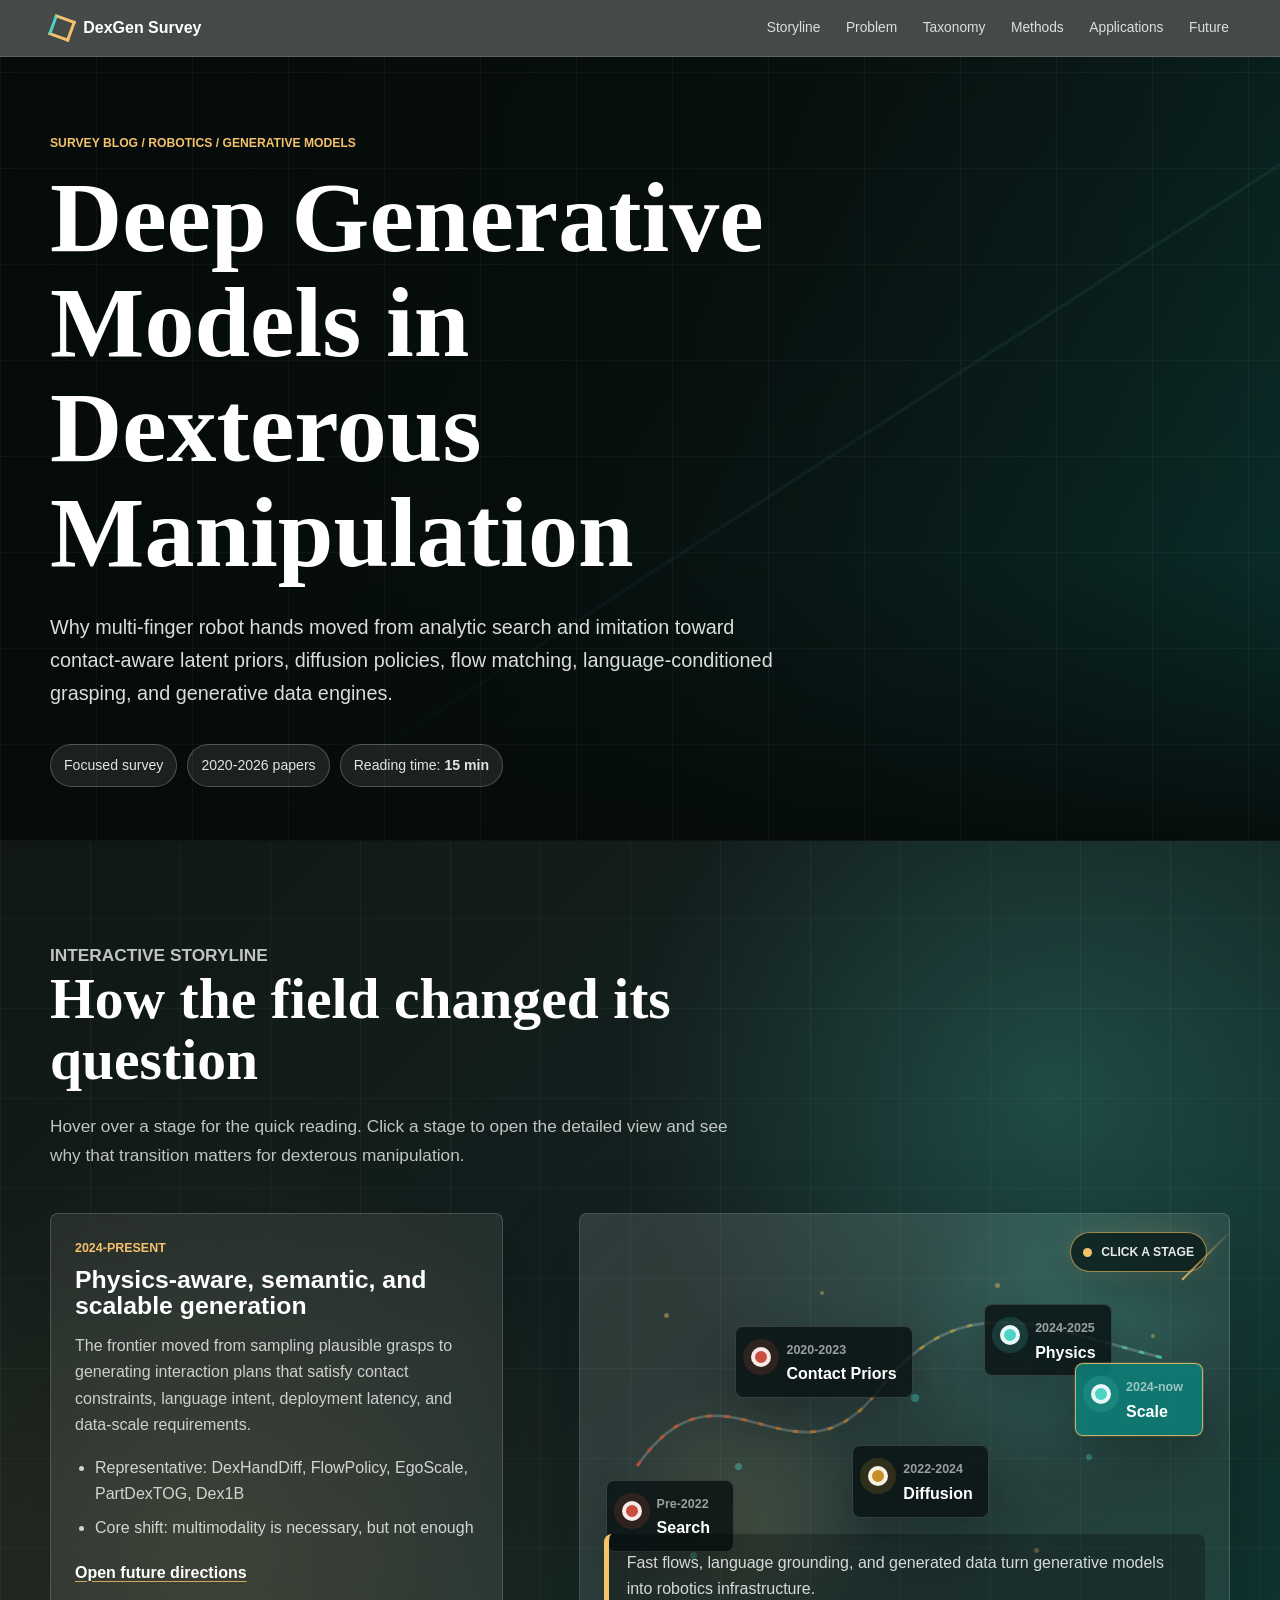
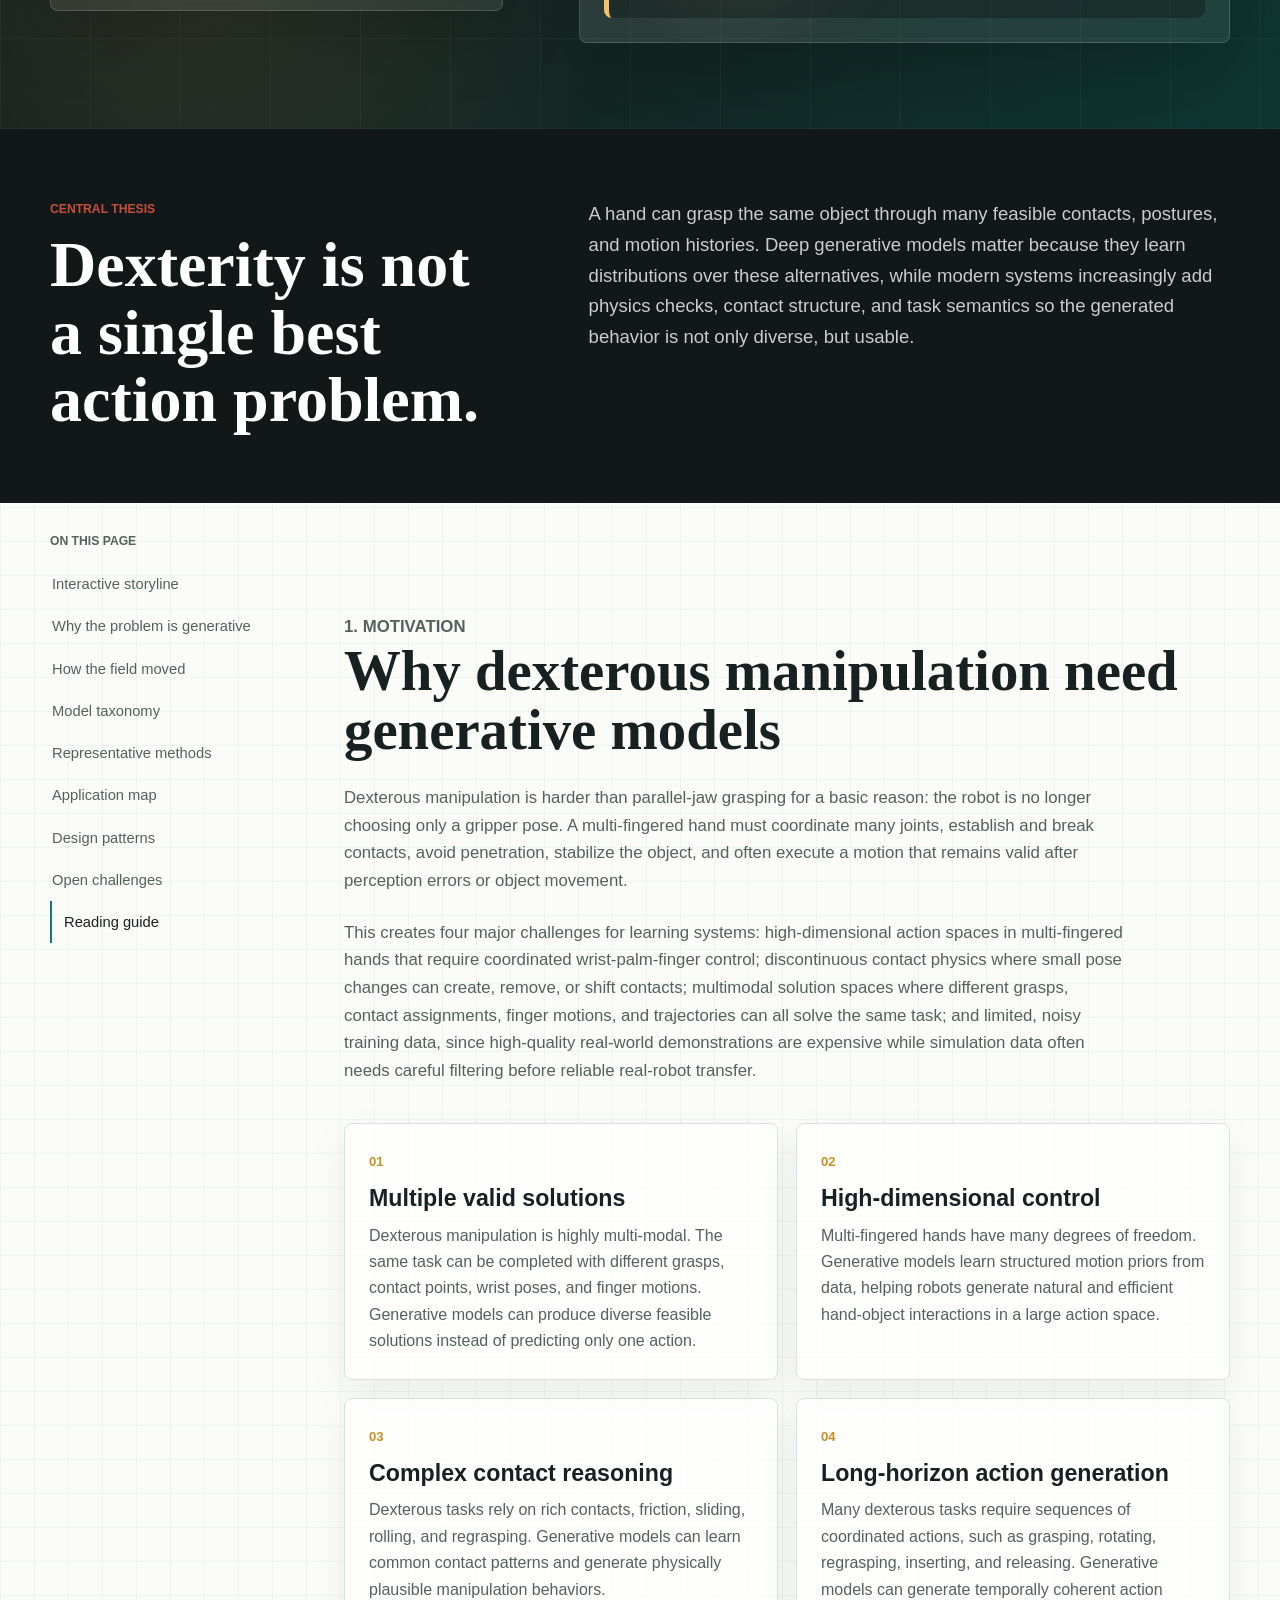
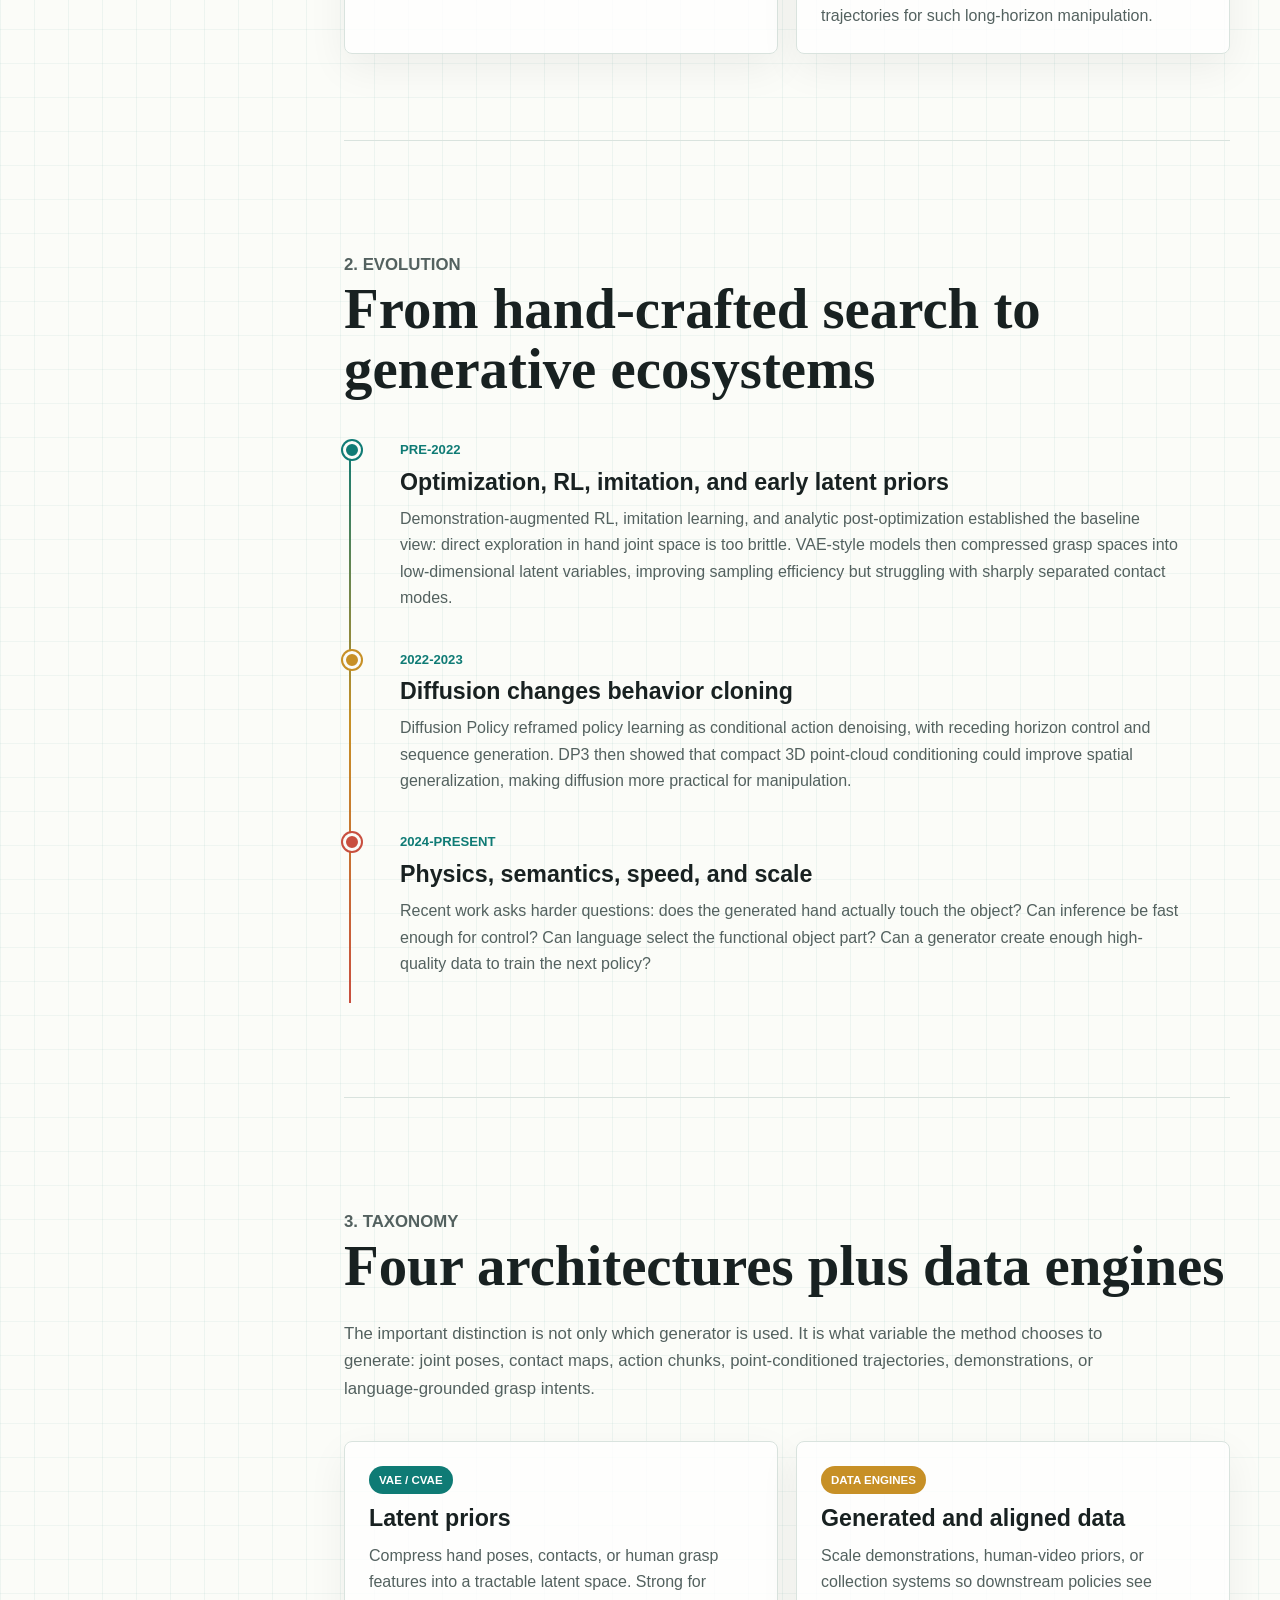
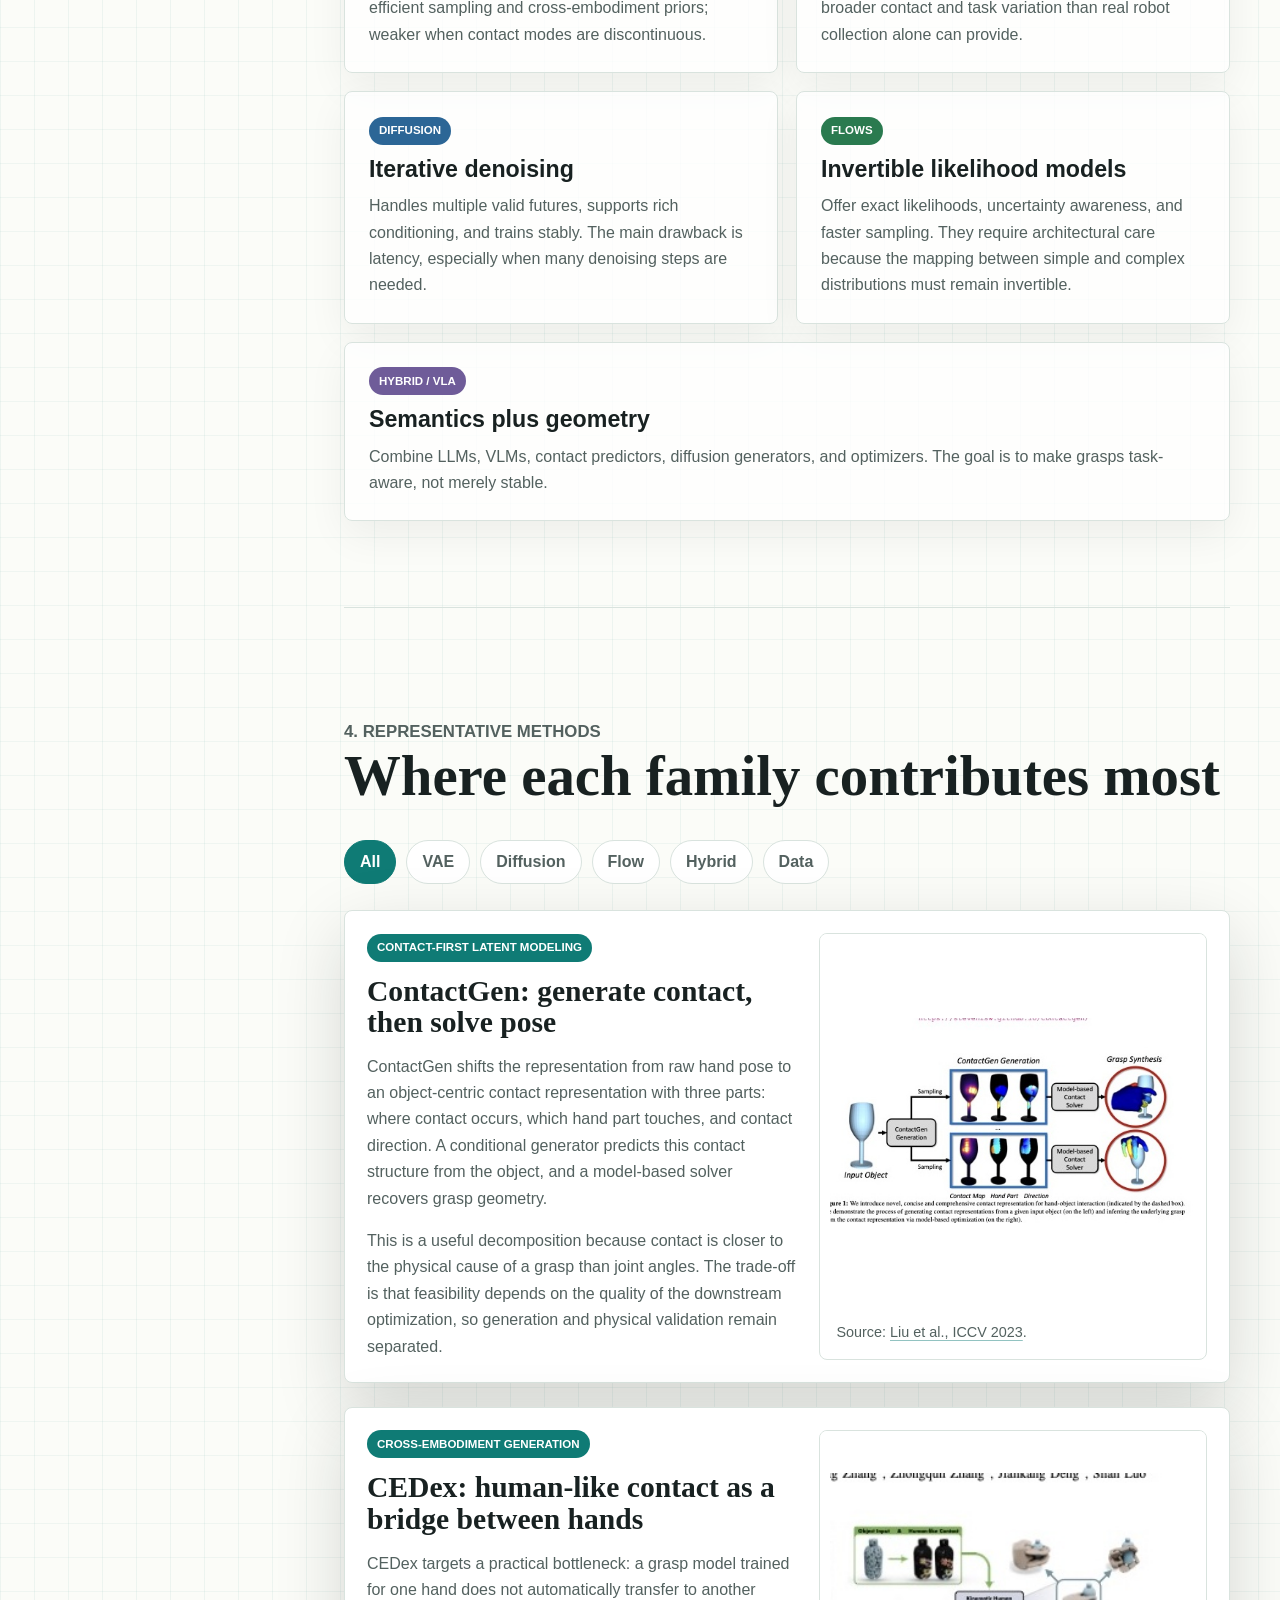
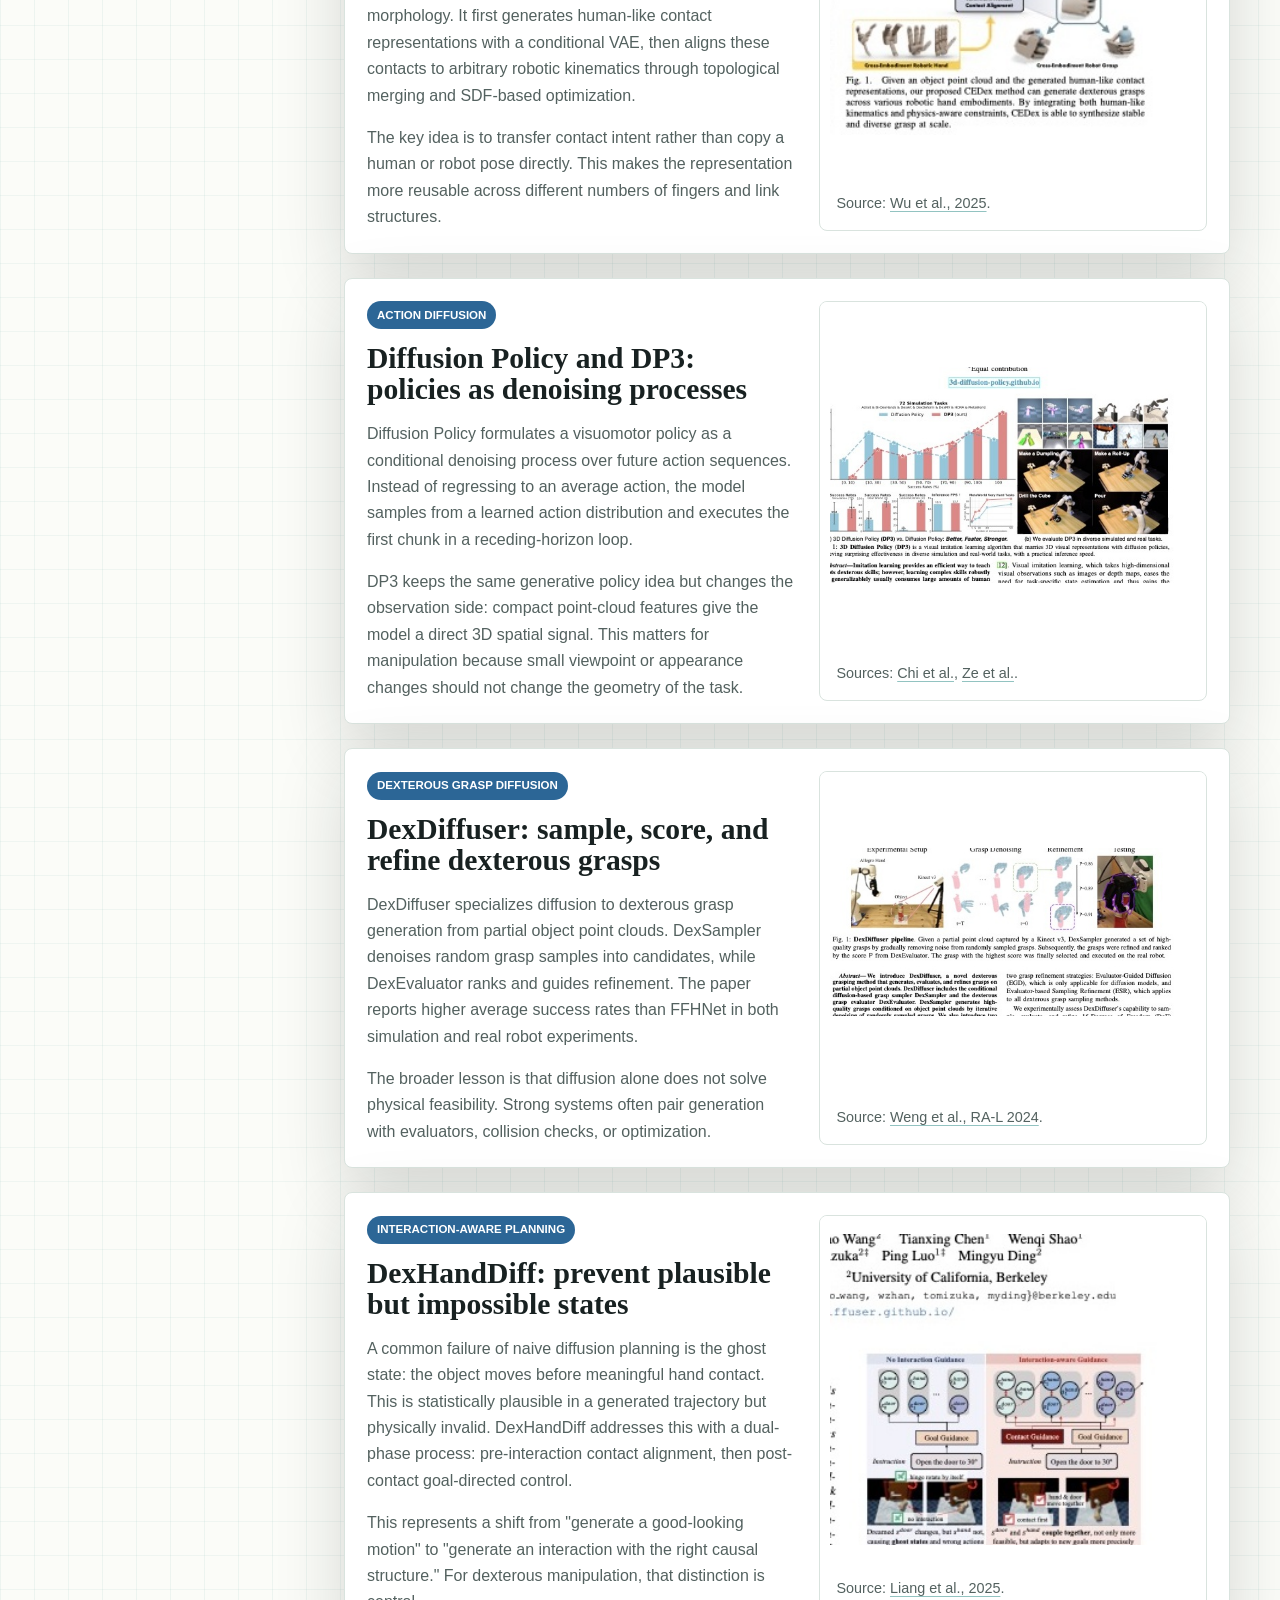
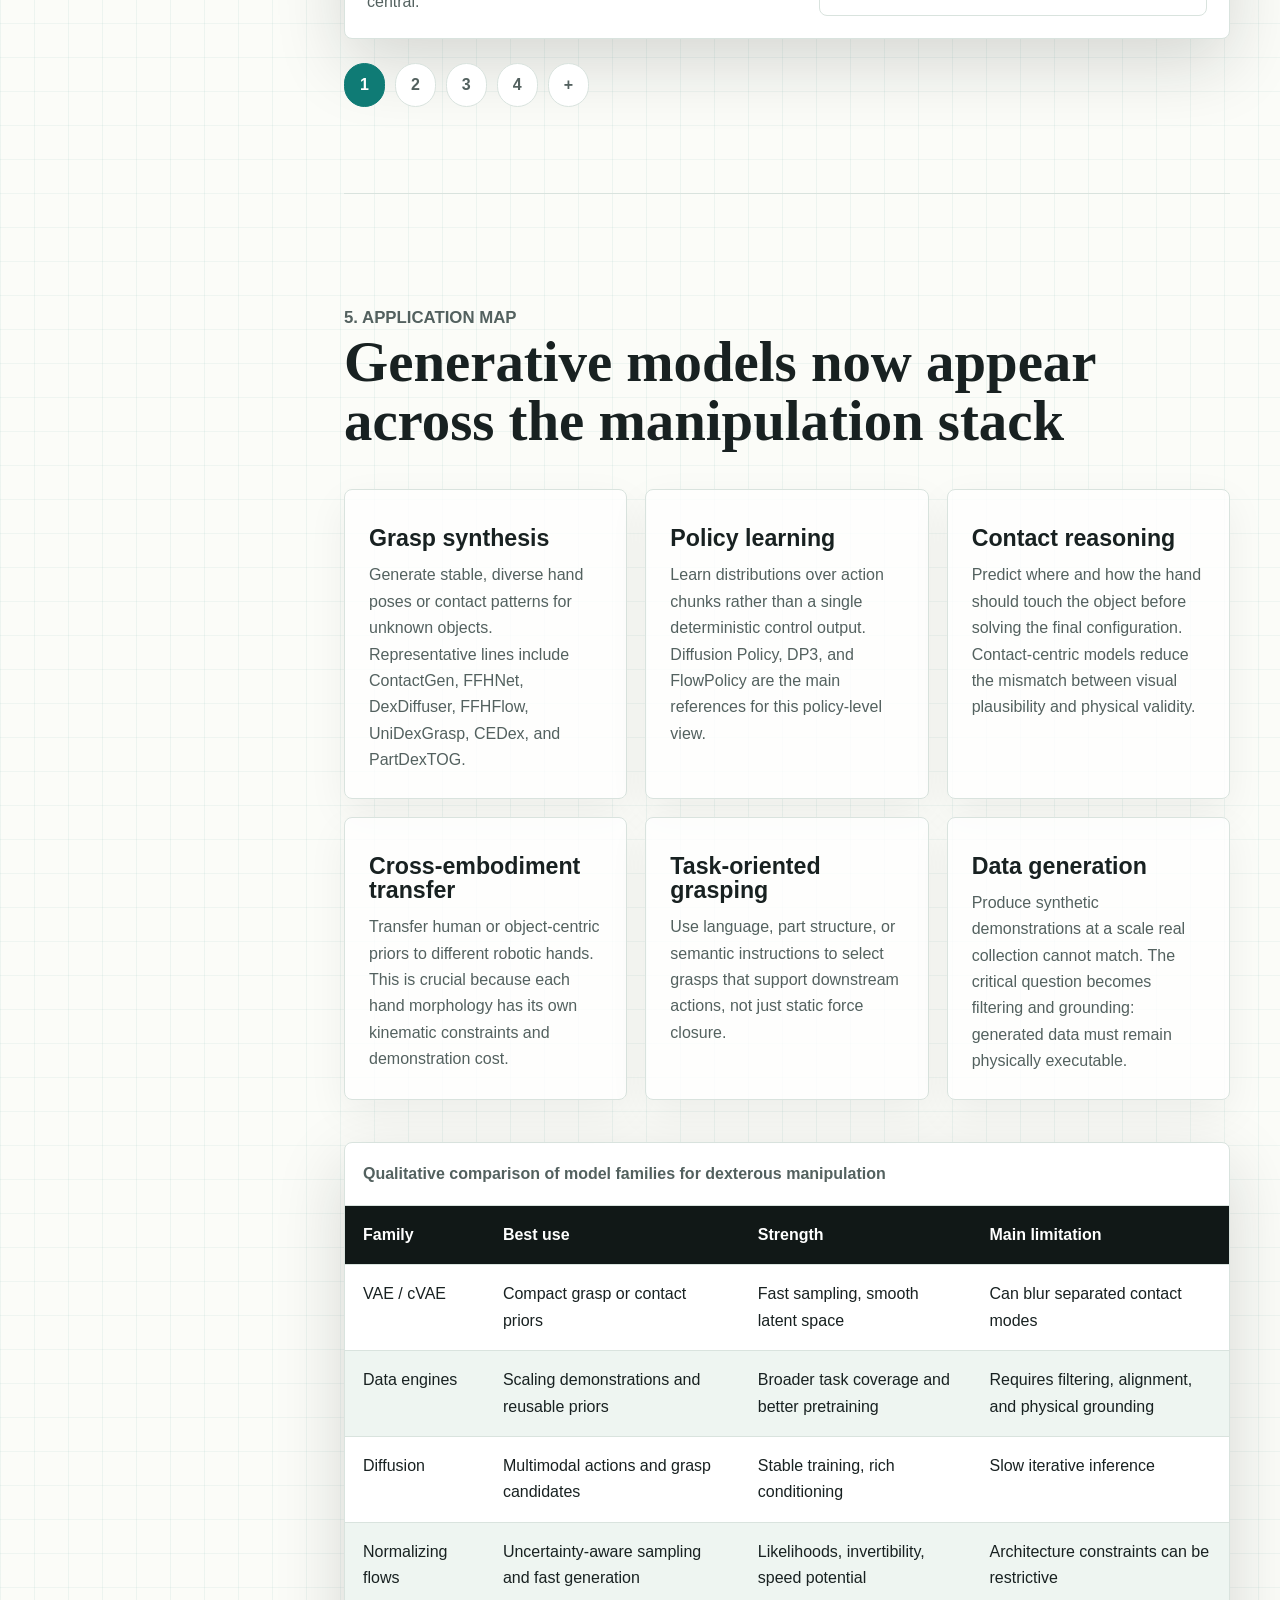
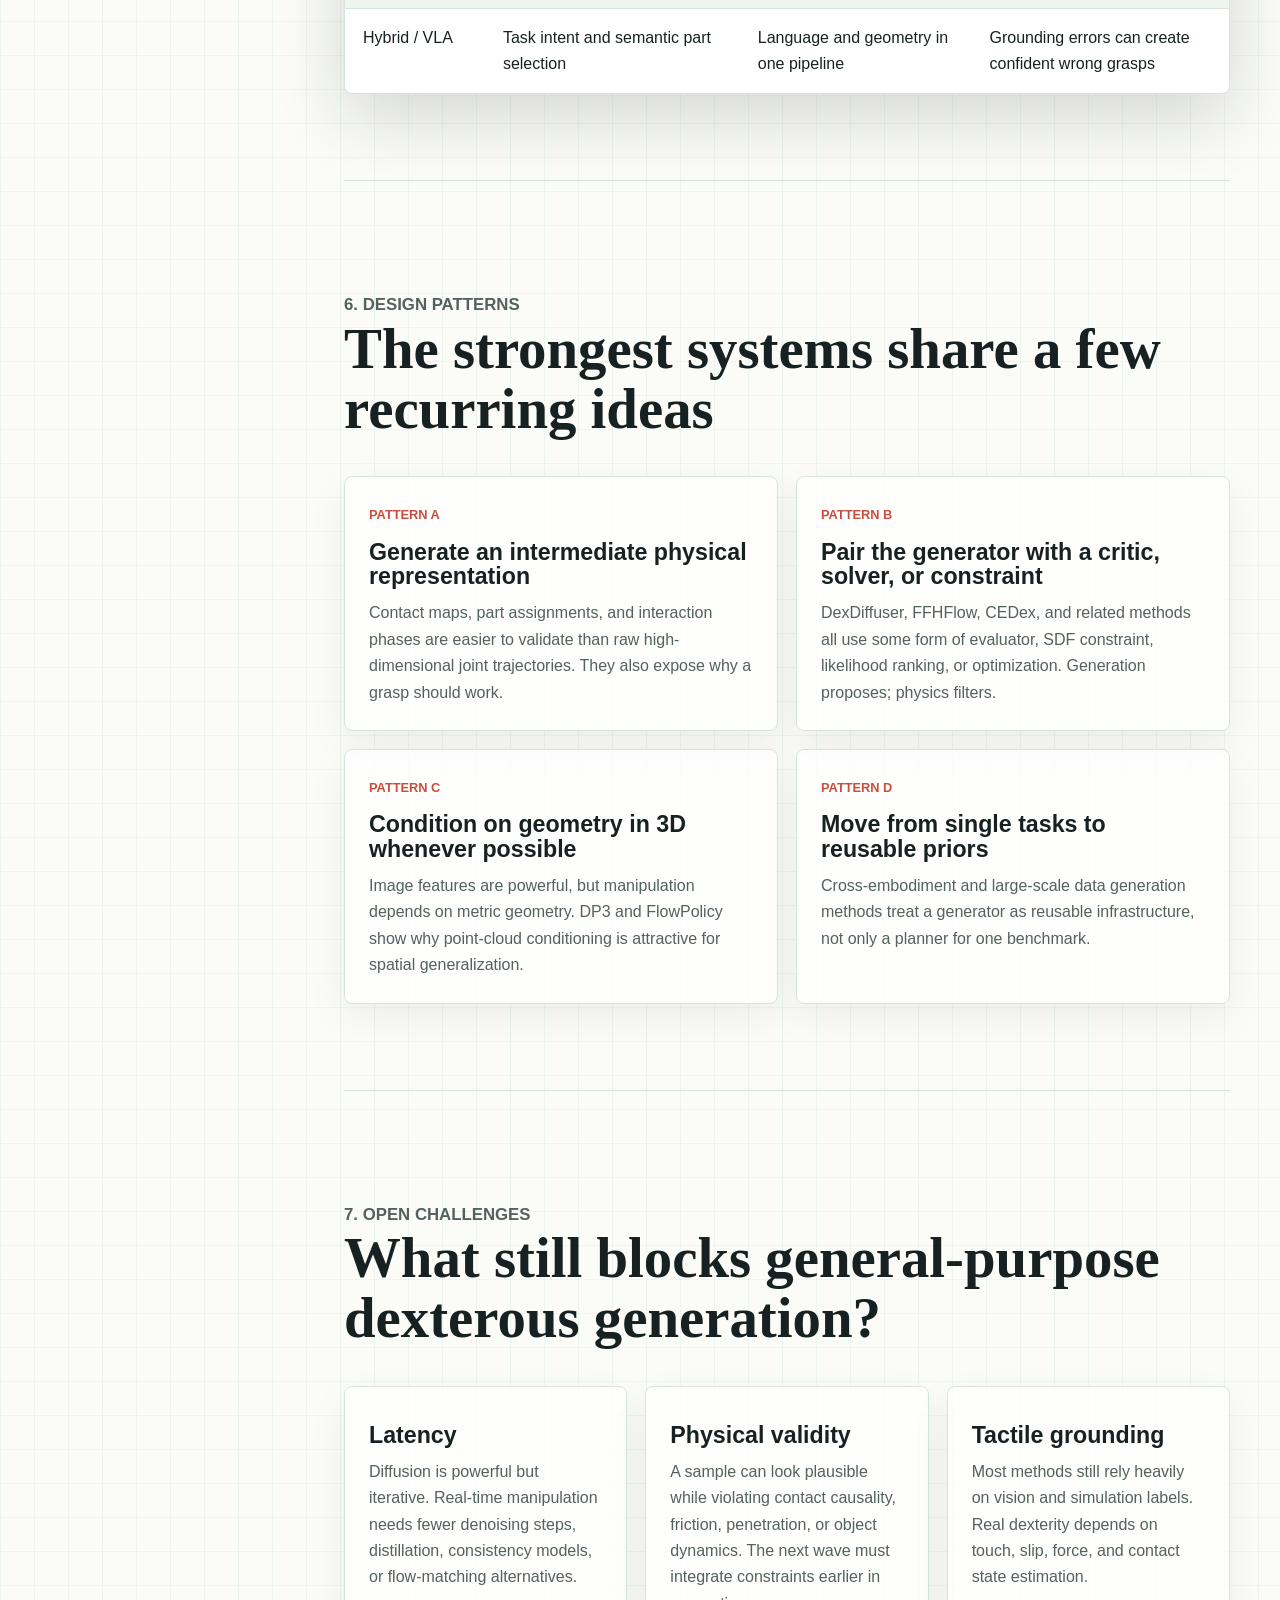
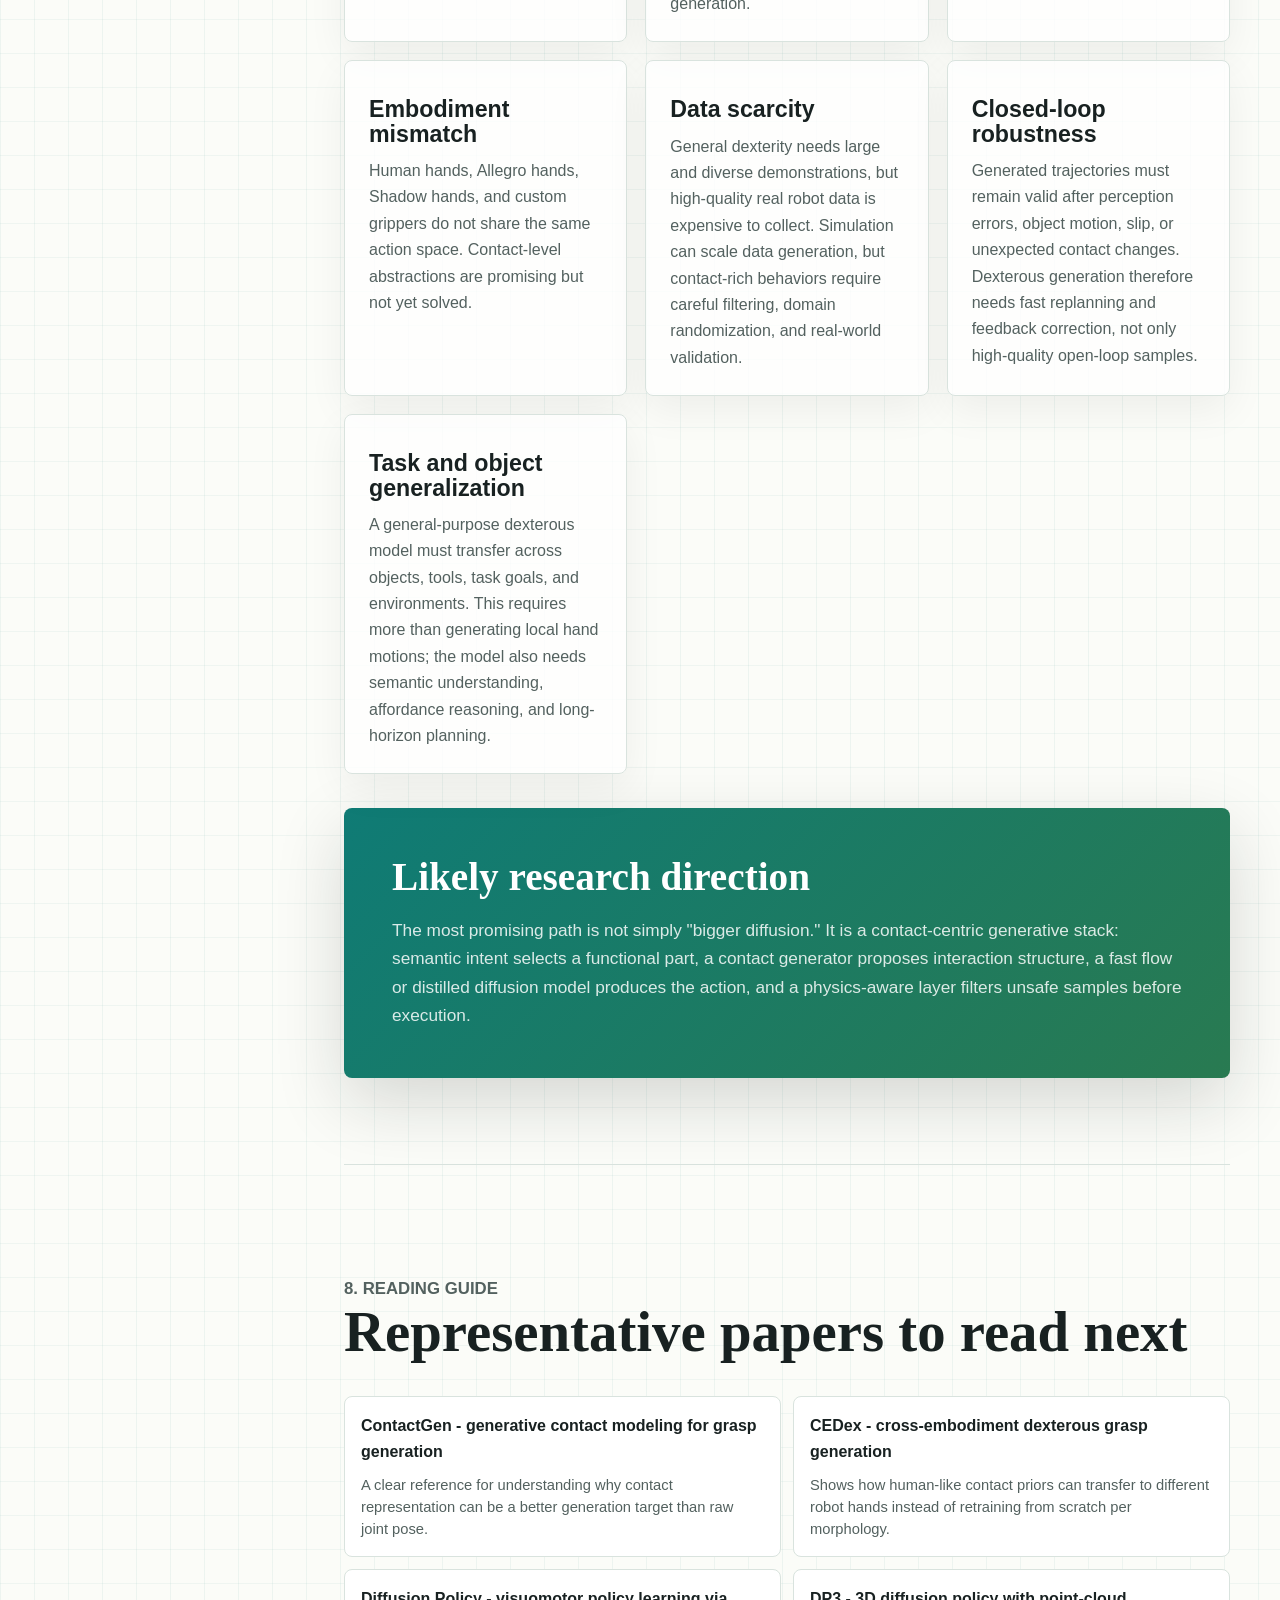
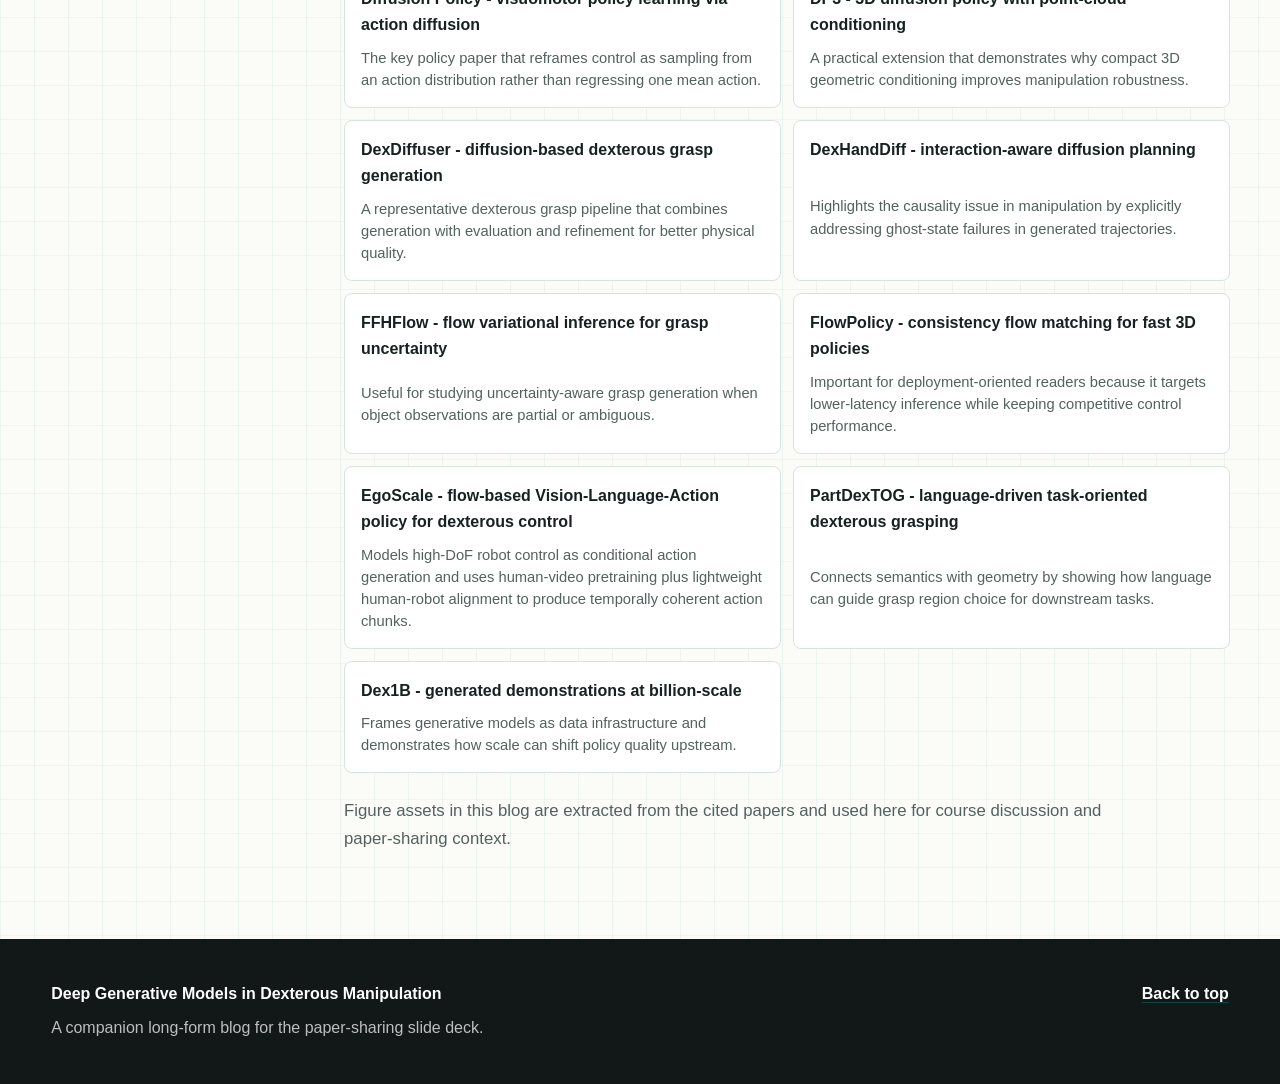
<file: index.html>
<!doctype html>
<html lang="en">
  <head>
    <meta charset="utf-8" />
    <meta name="viewport" content="width=device-width, initial-scale=1" />
    <title>Deep Generative Models in Dexterous Manipulation</title>
    <meta
      name="description"
      content="A long-form survey blog on VAEs, diffusion models, normalizing flows, language conditioning, and data generation for dexterous robotic manipulation."
    />
    <link rel="icon" href="assets/favicon.svg" type="image/svg+xml" />
    <link rel="stylesheet" href="styles.css" />
  </head>
  <body>
    <div class="progress" aria-hidden="true"><span id="readProgress"></span></div>

    <header class="site-header" id="top">
      <a class="brand" href="#top" aria-label="Back to top">
        <span class="brand-mark"></span>
        <span>DexGen Survey</span>
      </a>
      <nav class="top-nav" aria-label="Primary navigation">
        <a href="#storyline">Storyline</a>
        <a href="#problem">Problem</a>
        <a href="#taxonomy">Taxonomy</a>
        <a href="#methods">Methods</a>
        <a href="#applications">Applications</a>
        <a href="#future">Future</a>
      </nav>
    </header>

    <main>
      <section class="hero" aria-labelledby="hero-title">
        <div class="hero-overlay"></div>
        <div class="hero-content">
          <p class="eyebrow">Survey Blog / Robotics / Generative Models</p>
          <h1 id="hero-title">
            <span>Deep Generative</span>
            <span>Models in</span>
            <span>Dexterous</span>
            <span>Manipulation</span>
          </h1>
          <p class="hero-lede">
            Why multi-finger robot hands moved from analytic search and imitation
            toward contact-aware latent priors, diffusion policies, flow matching,
            language-conditioned grasping, and generative data engines.
          </p>
          <div class="hero-meta" aria-label="Article metadata">
            <span>Focused survey</span>
            <span>2020-2026 papers</span>
            <span>Reading time: <strong id="readingTime">18 min</strong></span>
          </div>
        </div>
      </section>

      <section class="storyline-band" id="storyline" data-section-nav aria-labelledby="storyline-title">
        <div class="section-inner storyline-layout">
          <div class="storyline-copy">
            <p class="label">Interactive Storyline</p>
            <h2 id="storyline-title">How the field changed its question</h2>
            <p>
              Hover over a stage for the quick reading. Click a stage to open the
              detailed view and see why that transition matters for dexterous
              manipulation.
            </p>
          </div>

          <div class="storyline-plot" aria-label="Interactive storyline plot">
            <div class="story-particles" aria-hidden="true">
              <span class="story-particle"></span>
              <span class="story-particle"></span>
              <span class="story-particle"></span>
              <span class="story-particle"></span>
              <span class="story-particle"></span>
              <span class="story-particle"></span>
              <span class="story-particle"></span>
              <span class="story-particle"></span>
              <span class="story-particle"></span>
            </div>
            <div class="story-action-hint" id="storyActionHint" aria-hidden="true">
              <span></span>
              Click a stage
            </div>
            <svg class="story-curve" viewBox="0 0 900 360" aria-hidden="true">
              <path
                d="M55 270 C180 88, 285 320, 410 160 S650 65, 830 110"
                fill="none"
                stroke="rgba(255, 255, 255, 0.24)"
                stroke-width="4"
              />
              <path
                class="story-flow"
                d="M55 270 C180 88, 285 320, 410 160 S650 65, 830 110"
                fill="none"
                stroke="url(#storyStroke)"
                stroke-width="4"
                stroke-dasharray="8 18"
              />
              <defs>
                <linearGradient id="storyStroke" x1="0" y1="0" x2="1" y2="0">
                  <stop offset="0" stop-color="#c84f3f" />
                  <stop offset="0.5" stop-color="#c79026" />
                  <stop offset="1" stop-color="#4ed2c4" />
                </linearGradient>
              </defs>
            </svg>

            <button
              class="story-node node-1"
              type="button"
              data-era="Pre-2022"
              data-title="Search in a hard hand-action space"
              data-summary="Early methods exposed the core bottleneck: direct search or RL in high-dimensional dexterous action spaces is brittle and data hungry."
              data-detail="Before generative modeling became central, the field relied on analytic optimization, reinforcement learning, imitation, and demonstration-augmented policies. These methods proved that dexterous hands can solve impressive tasks, but they also made the exploration and contact-discontinuity problem impossible to ignore."
              data-papers="DAPG, DeepMimic, analytic post-optimization"
              data-shift="Core shift: stop treating dexterity as one deterministic action."
              data-link="#method-diffusion-policy-dp3"
              data-link-label="Read related method: Diffusion Policy / DP3"
            >
              <span class="story-dot"></span>
              <span class="story-time">Pre-2022</span>
              <strong>Search</strong>
            </button>

            <button
              class="story-node node-2"
              type="button"
              data-era="2020-2023"
              data-title="Latent priors and contact representations"
              data-summary="VAEs and contact-first models compress the grasp space and move generation closer to physical interaction structure."
              data-detail="The field began generating lower-dimensional grasp latents, contact maps, and human-like contact representations. This made sampling more efficient and made cross-embodiment transfer more plausible, but smooth latent spaces still struggle when valid contact modes are sharply separated."
              data-papers="ContactGen, FFHNet, Grasping Field, CEDex"
              data-shift="Core shift: generate contact intent before final hand pose."
              data-link="#method-contactgen"
              data-link-label="Read related method: ContactGen"
            >
              <span class="story-dot"></span>
              <span class="story-time">2020-2023</span>
              <strong>Contact Priors</strong>
            </button>

            <button
              class="story-node node-3"
              type="button"
              data-era="2022-2024"
              data-title="Diffusion makes multimodal action natural"
              data-summary="Diffusion policies sample from a distribution over action chunks instead of regressing toward one average behavior."
              data-detail="Diffusion Policy and DP3 shifted policy learning toward conditional denoising over action sequences, with receding-horizon execution and 3D point-cloud conditioning. Dexterous grasping methods then specialized this idea into sample, score, and refine loops."
              data-papers="Diffusion Policy, DP3, DexDiffuser"
              data-shift="Core shift: model many valid futures directly."
              data-link="#method-dexdiffuser"
              data-link-label="Read related method: DexDiffuser"
            >
              <span class="story-dot"></span>
              <span class="story-time">2022-2024</span>
              <strong>Diffusion</strong>
            </button>

            <button
              class="story-node node-4"
              type="button"
              data-era="2024-2025"
              data-title="Physics-aware interaction planning"
              data-summary="Generated motions must obey contact causality, avoid ghost states, and remain valid through contact transitions."
              data-detail="Once diffusion improved diversity, the next failure became physical validity. Interaction-aware planners and contact-guided samplers add explicit phases, evaluators, dynamics guidance, or SDF constraints so generated behavior is physically meaningful."
              data-papers="DexHandDiff, DexDiffuser, adaptive barrier smoothing"
              data-shift="Core shift: plausible samples still need physical structure."
              data-link="#method-dexhanddiff"
              data-link-label="Read related method: DexHandDiff"
            >
              <span class="story-dot"></span>
              <span class="story-time">2024-2025</span>
              <strong>Physics</strong>
            </button>

            <button
              class="story-node node-5 active"
              type="button"
              data-era="2024-present"
              data-title="Fast flows, language, and generated data"
              data-summary="The field now asks how to make generation fast, task-aware, embodiment-transferable, and useful as a data engine."
              data-detail="Recent work moves beyond one model family. Flow matching targets lower-latency control, language-conditioned methods ground grasps in task intent, cross-embodiment methods transfer contact priors, and Dex1B-style pipelines use generation to create training demonstrations at scale."
              data-papers="FlowPolicy, FFHFlow, EgoScale, PartDexTOG, CEDex, Dex1B"
              data-shift="Core shift: generation becomes infrastructure, not only a planner."
              data-link="#method-dex1b"
              data-link-label="Read related method: Dex1B"
            >
              <span class="story-dot"></span>
              <span class="story-time">2024-now</span>
              <strong>Scale</strong>
            </button>

            <div class="story-preview" id="storyPreview">
              Fast flows, language grounding, and generated data turn generative
              models into robotics infrastructure.
            </div>
          </div>

          <div class="story-detail" id="storyDetail" aria-live="polite">
            <p class="story-era">2024-present</p>
            <h3>Physics-aware, semantic, and scalable generation</h3>
            <p>
              The frontier moved from sampling plausible grasps to generating
              interaction plans that satisfy contact constraints, language
              intent, deployment latency, and data-scale requirements.
            </p>
            <ul>
              <li>Representative: DexHandDiff, FlowPolicy, EgoScale, PartDexTOG, Dex1B</li>
              <li>Core shift: multimodality is necessary, but not enough</li>
            </ul>
            <a href="#future">Open future directions</a>
          </div>
        </div>
      </section>

      <section class="thesis-band" aria-label="Article thesis">
        <div class="section-inner thesis-grid">
          <div>
            <p class="label">Central Thesis</p>
            <h2>Dexterity is not a single best action problem.</h2>
          </div>
          <p>
            A hand can grasp the same object through many feasible contacts,
            postures, and motion histories. Deep generative models matter because
            they learn distributions over these alternatives, while modern
            systems increasingly add physics checks, contact structure, and task
            semantics so the generated behavior is not only diverse, but usable.
          </p>
        </div>
      </section>

      <section class="content-shell">
        <aside class="toc" aria-label="Table of contents">
          <p class="toc-title">On this page</p>
          <a href="#storyline">Interactive storyline</a>
          <a href="#problem">Why the problem is generative</a>
          <a href="#timeline">How the field moved</a>
          <a href="#taxonomy">Model taxonomy</a>
          <a href="#methods">Representative methods</a>
          <a href="#applications">Application map</a>
          <a href="#patterns">Design patterns</a>
          <a href="#future">Open challenges</a>
          <a href="#references">Reading guide</a>
        </aside>

        <article class="article">
          <section id="problem" class="article-section">
            <p class="label">1. Motivation</p>
            <h2>Why dexterous manipulation need generative models </h2>
            <p>
              Dexterous manipulation is harder than parallel-jaw grasping for a
              basic reason: the robot is no longer choosing only a gripper pose.
              A multi-fingered hand must coordinate many joints, establish and
              break contacts, avoid penetration, stabilize the object, and often
              execute a motion that remains valid after perception errors or
              object movement.
            </p>
            <p>
              This creates four major challenges for learning systems:
              high-dimensional action spaces in multi-fingered hands that
              require coordinated wrist-palm-finger control; discontinuous
              contact physics where small pose changes can create, remove, or
              shift contacts; multimodal solution spaces where different
              grasps, contact assignments, finger motions, and trajectories can
              all solve the same task; and limited, noisy training data, since
              high-quality real-world demonstrations are expensive while
              simulation data often needs careful filtering before reliable
              real-robot transfer.
            </p>

            <div class="insight-row four-cards">
              <div class="insight">
                <span class="insight-number">01</span>
                <h3>Multiple valid solutions</h3>
                <p>
                  Dexterous manipulation is highly multi-modal. The same task
                  can be completed with different grasps, contact points, wrist
                  poses, and finger motions. Generative models can produce
                  diverse feasible solutions instead of predicting only one
                  action.
                </p>
              </div>
              <div class="insight">
                <span class="insight-number">02</span>
                <h3>High-dimensional control</h3>
                <p>
                  Multi-fingered hands have many degrees of freedom. Generative
                  models learn structured motion priors from data, helping
                  robots generate natural and efficient hand-object interactions
                  in a large action space.
                </p>
              </div>
              <div class="insight">
                <span class="insight-number">03</span>
                <h3>Complex contact reasoning</h3>
                <p>
                  Dexterous tasks rely on rich contacts, friction, sliding,
                  rolling, and regrasping. Generative models can learn common
                  contact patterns and generate physically plausible
                  manipulation behaviors.
                </p>
              </div>
              <div class="insight">
                <span class="insight-number">04</span>
                <h3>Long-horizon action generation</h3>
                <p>
                  Many dexterous tasks require sequences of coordinated
                  actions, such as grasping, rotating, regrasping, inserting,
                  and releasing. Generative models can generate temporally
                  coherent action trajectories for such long-horizon
                  manipulation.
                </p>
              </div>
            </div>

          </section>

          <section id="timeline" class="article-section">
            <p class="label">2. Evolution</p>
            <h2>From hand-crafted search to generative ecosystems</h2>
            <div class="timeline">
              <article class="timeline-item">
                <span class="time">Pre-2022</span>
                <h3>Optimization, RL, imitation, and early latent priors</h3>
                <p>
                  Demonstration-augmented RL, imitation learning, and analytic
                  post-optimization established the baseline view: direct
                  exploration in hand joint space is too brittle. VAE-style
                  models then compressed grasp spaces into
                  low-dimensional latent variables, improving sampling efficiency
                  but struggling with sharply separated contact modes.
                </p>
              </article>
              <article class="timeline-item">
                <span class="time">2022-2023</span>
                <h3>Diffusion changes behavior cloning</h3>
                <p>
                  Diffusion Policy reframed policy learning as conditional
                  action denoising, with receding horizon control and sequence
                  generation. DP3 then showed that compact 3D point-cloud
                  conditioning could improve spatial generalization, making
                  diffusion more practical for manipulation.
                </p>
              </article>
              <article class="timeline-item">
                <span class="time">2024-present</span>
                <h3>Physics, semantics, speed, and scale</h3>
                <p>
                  Recent work asks harder questions: does the generated hand
                  actually touch the object? Can inference be fast enough for
                  control? Can language select the functional object part? Can a
                  generator create enough high-quality data to train the next
                  policy?
                </p>
              </article>
            </div>
          </section>

          <section id="taxonomy" class="article-section">
            <p class="label">3. Taxonomy</p>
            <h2>Four architectures plus data engines</h2>
            <p>
              The important distinction is not only which generator is used. It
              is what variable the method chooses to generate: joint poses,
              contact maps, action chunks, point-conditioned trajectories,
              demonstrations, or language-grounded grasp intents.
            </p>

            <div class="taxonomy-grid">
              <article class="tax-card">
                <span class="chip vae">VAE / cVAE</span>
                <h3>Latent priors</h3>
                <p>
                  Compress hand poses, contacts, or human grasp features into a
                  tractable latent space. Strong for efficient sampling and
                  cross-embodiment priors; weaker when contact modes are
                  discontinuous.
                </p>
              </article>
              <article class="tax-card">
                <span class="chip data">Data engines</span>
                <h3>Generated and aligned data</h3>
                <p>
                  Scale demonstrations, human-video priors, or collection
                  systems so downstream policies see broader contact and task
                  variation than real robot collection alone can provide.
                </p>
              </article>
              <article class="tax-card">
                <span class="chip diffusion">Diffusion</span>
                <h3>Iterative denoising</h3>
                <p>
                  Handles multiple valid futures, supports rich conditioning,
                  and trains stably. The main drawback is latency, especially
                  when many denoising steps are needed.
                </p>
              </article>
              <article class="tax-card">
                <span class="chip flow">Flows</span>
                <h3>Invertible likelihood models</h3>
                <p>
                  Offer exact likelihoods, uncertainty awareness, and faster
                  sampling. They require architectural care because the mapping
                  between simple and complex distributions must remain
                  invertible.
                </p>
              </article>
              <article class="tax-card">
                <span class="chip hybrid">Hybrid / VLA</span>
                <h3>Semantics plus geometry</h3>
                <p>
                  Combine LLMs, VLMs, contact predictors, diffusion generators,
                  and optimizers. The goal is to make grasps task-aware, not
                  merely stable.
                </p>
              </article>
            </div>
          </section>

          <section id="methods" class="article-section">
            <p class="label">4. Representative Methods</p>
            <h2>Where each family contributes most</h2>

            <div class="filter-bar" aria-label="Method filters">
              <button class="filter-button active" type="button" data-filter="all">All</button>
              <button class="filter-button" type="button" data-filter="vae">VAE</button>
              <button class="filter-button" type="button" data-filter="diffusion">Diffusion</button>
              <button class="filter-button" type="button" data-filter="flow">Flow</button>
              <button class="filter-button" type="button" data-filter="hybrid">Hybrid</button>
              <button class="filter-button" type="button" data-filter="data">Data</button>
            </div>

            <div class="method-stack">
              <article class="method-card" id="method-contactgen" data-family="vae">
                <div class="method-copy">
                  <span class="chip vae">Contact-first latent modeling</span>
                  <h3>ContactGen: generate contact, then solve pose</h3>
                  <p>
                    ContactGen shifts the representation from raw hand pose to
                    an object-centric contact representation with three parts:
                    where contact occurs, which hand part touches, and contact
                    direction. A conditional generator predicts this contact
                    structure from the object, and a model-based solver recovers
                    grasp geometry.
                  </p>
                  <p>
                    This is a useful decomposition because contact is closer to
                    the physical cause of a grasp than joint angles. The trade-off
                    is that feasibility depends on the quality of the downstream
                    optimization, so generation and physical validation remain
                    separated.
                  </p>
                </div>
                <figure>
                  <img
                    src="assets/deck_figures/contactgen_teaser.jpg"
                    alt="ContactGen object-centric contact representation"
                  />
                  <figcaption>
                    Source:
                    <a href="https://arxiv.org/abs/2310.03740">Liu et al., ICCV 2023</a>.
                  </figcaption>
                </figure>
              </article>

              <article class="method-card" id="method-cedex" data-family="vae">
                <div class="method-copy">
                  <span class="chip vae">Cross-embodiment generation</span>
                  <h3>CEDex: human-like contact as a bridge between hands</h3>
                  <p>
                    CEDex targets a practical bottleneck: a grasp model trained
                    for one hand does not automatically transfer to another
                    morphology. It first generates human-like contact
                    representations with a conditional VAE, then aligns these
                    contacts to arbitrary robotic kinematics through topological
                    merging and SDF-based optimization.
                  </p>
                  <p>
                    The key idea is to transfer contact intent rather than copy a
                    human or robot pose directly. This makes the representation
                    more reusable across different numbers of fingers and link
                    structures.
                  </p>
                </div>
                <figure>
                  <img
                    src="assets/deck_figures/cedex_teaser.jpg"
                    alt="CEDex cross-embodiment grasp generation overview"
                  />
                  <figcaption>
                    Source:
                    <a href="https://arxiv.org/abs/2509.24661">Wu et al., 2025</a>.
                  </figcaption>
                </figure>
              </article>

              <article class="method-card" id="method-diffusion-policy-dp3" data-family="diffusion">
                <div class="method-copy">
                  <span class="chip diffusion">Action diffusion</span>
                  <h3>Diffusion Policy and DP3: policies as denoising processes</h3>
                  <p>
                    Diffusion Policy formulates a visuomotor policy as a
                    conditional denoising process over future action sequences.
                    Instead of regressing to an average action, the model samples
                    from a learned action distribution and executes the first
                    chunk in a receding-horizon loop.
                  </p>
                  <p>
                    DP3 keeps the same generative policy idea but changes the
                    observation side: compact point-cloud features give the model
                    a direct 3D spatial signal. This matters for manipulation
                    because small viewpoint or appearance changes should not
                    change the geometry of the task.
                  </p>
                </div>
                <figure>
                  <img
                    src="assets/deck_figures/dp3_teaser.jpg"
                    alt="3D Diffusion Policy overview and robot tasks"
                  />
                  <figcaption>
                    Sources:
                    <a href="https://arxiv.org/abs/2303.04137">Chi et al.</a>,
                    <a href="https://arxiv.org/abs/2403.03954">Ze et al.</a>.
                  </figcaption>
                </figure>
              </article>

              <article class="method-card" id="method-dexdiffuser" data-family="diffusion">
                <div class="method-copy">
                  <span class="chip diffusion">Dexterous grasp diffusion</span>
                  <h3>DexDiffuser: sample, score, and refine dexterous grasps</h3>
                  <p>
                    DexDiffuser specializes diffusion to dexterous grasp
                    generation from partial object point clouds. DexSampler
                    denoises random grasp samples into candidates, while
                    DexEvaluator ranks and guides refinement. The paper reports
                    higher average success rates than FFHNet in both simulation
                    and real robot experiments.
                  </p>
                  <p>
                    The broader lesson is that diffusion alone does not solve
                    physical feasibility. Strong systems often pair generation
                    with evaluators, collision checks, or optimization.
                  </p>
                </div>
                <figure>
                  <img
                    src="assets/deck_figures/dexdiffuser_pipeline.jpg"
                    alt="DexDiffuser generate evaluate refine pipeline"
                  />
                  <figcaption>
                    Source:
                    <a href="https://arxiv.org/abs/2402.02989">Weng et al., RA-L 2024</a>.
                  </figcaption>
                </figure>
              </article>

              <article class="method-card" id="method-dexhanddiff" data-family="diffusion">
                <div class="method-copy">
                  <span class="chip diffusion">Interaction-aware planning</span>
                  <h3>DexHandDiff: prevent plausible but impossible states</h3>
                  <p>
                    A common failure of naive diffusion planning is the ghost
                    state: the object moves before meaningful hand contact. This
                    is statistically plausible in a generated trajectory but
                    physically invalid. DexHandDiff addresses this with a
                    dual-phase process: pre-interaction contact alignment, then
                    post-contact goal-directed control.
                  </p>
                  <p>
                    This represents a shift from "generate a good-looking motion"
                    to "generate an interaction with the right causal structure."
                    For dexterous manipulation, that distinction is central.
                  </p>
                </div>
                <figure>
                  <img
                    src="assets/deck_figures/dexhanddiff_teaser.jpg"
                    alt="DexHandDiff interaction-aware diffusion planning"
                  />
                  <figcaption>
                    Source:
                    <a href="https://arxiv.org/abs/2411.18562">Liang et al., 2025</a>.
                  </figcaption>
                </figure>
              </article>

              <article class="method-card" id="method-ffhflow" data-family="flow">
                <div class="method-copy">
                  <span class="chip flow">Uncertainty-aware flows</span>
                  <h3>FFHFlow: diversity under partial observation</h3>
                  <p>
                    FFHFlow uses normalizing-flow variational inference to model
                    a hierarchical grasp manifold for multi-fingered hands. Its
                    main motivation is that the robot often sees only a partial
                    point cloud, so the model should represent uncertainty over
                    the unseen object geometry instead of committing to one
                    overconfident shape.
                  </p>
                  <p>
                    Invertibility and likelihoods make flows useful for
                    introspection and ranking. The method combines flow
                    likelihood with a discriminative evaluator, which is another
                    example of generation plus physical-quality selection.
                  </p>
                </div>
                <figure>
                  <img
                    src="assets/deck_figures/ffhflow_pipeline.png"
                    alt="FFHFlow pipeline with flow variational inference"
                  />
                  <figcaption>
                    Source:
                    <a href="https://proceedings.mlr.press/v305/feng25a.html">Feng et al., CoRL 2024</a>.
                  </figcaption>
                </figure>
              </article>

              <article class="method-card" id="method-flowpolicy" data-family="flow">
                <div class="method-copy">
                  <span class="chip flow">Fast policy generation</span>
                  <h3>FlowPolicy: consistency flow matching for one-step control</h3>
                  <p>
                    FlowPolicy attacks a practical weakness of diffusion:
                    iterative inference can be too slow for control loops. It
                    conditions on 3D point clouds and uses consistency flow
                    matching to approximate trajectories from noise to robot
                    actions with a self-consistent velocity field.
                  </p>
                  <p>
                    The paper reports a 7x inference speedup while maintaining
                    competitive success rates. For dexterous robotics, this
                    speed question is not cosmetic; latency changes whether a
                    generative policy can be deployed in the loop.
                  </p>
                </div>
                <figure>
                  <img
                    src="assets/deck_figures/flowpolicy_speedband.jpg"
                    alt="FlowPolicy inference speed comparison"
                  />
                  <figcaption>
                    Source:
                    <a href="https://arxiv.org/abs/2412.04987">Zhang et al., AAAI 2025</a>.
                  </figcaption>
                </figure>
              </article>

              <article class="method-card" id="method-egoscale" data-family="flow data">
                <div class="method-copy">
                  <span class="chip flow">Flow-based VLA policy</span>
                  <span class="chip data">Human-video data scaling</span>
                  <h3>EgoScale: Scaling Dexterous Manipulation with Diverse Egocentric Human Data</h3>
                  <p>
                    EgoScale connects generative modeling with dexterous
                    manipulation by formulating high-DoF robot control as
                    conditional action generation. Instead of generating images
                    or static grasps, it trains a flow-based
                    Vision-Language-Action policy to generate future wrist
                    motions and dexterous hand joint actions conditioned on
                    egocentric observations and language instructions.
                  </p>
                  <p>
                    Large-scale human video pretraining provides a reusable
                    motor prior, while lightweight aligned human-robot
                    mid-training grounds this prior in executable robot control.
                    In this sense, the generative model serves as the policy
                    itself, producing temporally coherent action chunks for
                    long-horizon dexterous manipulation.
                  </p>
                  <p>
                    Source:
                    <a href="https://arxiv.org/pdf/2602.16710">arXiv:2602.16710</a>.
                  </p>
                </div>
                <figure>
                  <video
                    class="method-video lazy-video"
                    autoplay
                    muted
                    loop
                    playsinline
                    preload="none"
                    poster="assets/videos/egoscale_poster.jpg"
                    aria-label="EgoScale egocentric human data demonstration"
                  >
                    <source data-src="assets/videos/egoscale.mp4" type="video/mp4" />
                  </video>
                  <figcaption>
                    Video:
                    <a href="assets/videos/egoscale.mp4">EgoScale demonstration</a>.
                  </figcaption>
                </figure>
              </article>

              <article class="method-card" id="method-partdextog" data-family="hybrid">
                <div class="method-copy">
                  <span class="chip hybrid">Language-conditioned grasping</span>
                  <h3>PartDexTOG: language selects the functional part</h3>
                  <p>
                    Task-oriented grasping asks not only "can I hold this
                    object?" but "where should I hold it for this task?"
                    PartDexTOG uses LLM-driven category and part descriptions,
                    then conditions a diffusion model on both task language and
                    part-level grasp information.
                  </p>
                  <p>
                    This is the semantic layer missing from purely geometric
                    grasping. A mug grasp for pouring, passing, or washing may
                    require different contact regions even if all are stable.
                  </p>
                </div>
                <figure>
                  <img
                    src="assets/first_pages/partdextog.jpg"
                    alt="First page preview of PartDexTOG paper"
                  />
                  <figcaption>
                    Source:
                    <a href="https://arxiv.org/abs/2505.12294">Wu et al., 2025</a>.
                  </figcaption>
                </figure>
              </article>

              <article class="method-card" id="method-dex1b" data-family="data">
                <div class="method-copy">
                  <span class="chip data">Generative data engine</span>
                  <h3>Dex1B: generation moves upstream into dataset construction</h3>
                  <p>
                    Dex1B reframes generative models as data infrastructure. It
                    uses generative modeling with geometric constraints to create
                    one billion demonstrations for grasping and articulation.
                    The downstream method, DexSimple, is trained on this scale
                    and evaluated in simulation and real transfer settings.
                  </p>
                  <p>
                    This suggests a different future for dexterous learning:
                    progress may come as much from scalable generated data and
                    filtering pipelines as from a single stronger policy class.
                  </p>
                </div>
                <figure>
                  <img
                    src="assets/deck_figures/dex1b_scale.jpg"
                    alt="Dex1B large-scale generated demonstration dataset"
                  />
                  <figcaption>
                    Source:
                    <a href="https://arxiv.org/abs/2506.17198">Ye et al., 2025</a>.
                  </figcaption>
                </figure>
              </article>

              <article class="method-card text-only" id="method-cgf" data-family="vae">
                <div class="method-copy">
                  <span class="chip vae">Continuous grasping with cVAE</span>
                  <h3>Learning Continuous Grasping Function with a Dexterous Hand from Human Demonstrations</h3>
                  <p>
                    This work learns a Continuous Grasping Function for dexterous hand manipulation from human demonstrations. It retargets human-object interaction trajectories to robot hand demonstrations, then trains a conditional variational autoencoder to generate smooth, continuous-time grasping motions. The model samples multiple candidate plans, tested in simulation and transferred to a real Allegro Hand.
                  </p>
                  <p>
                    Source:
                    <a href="https://arxiv.org/abs/2207.05053">arXiv</a>.
                  </p>
                </div>
              </article>

              <article class="method-card text-only" id="method-ugg" data-family="diffusion">
                <div class="method-copy">
                  <span class="chip diffusion">Unified diffusion grasping</span>
                  <h3>UGG: Unified Generative Grasping</h3>
                  <p>
                    UGG proposes a unified diffusion-based framework for dexterous grasp generation. Instead of regressing one hand pose, it jointly models object point clouds, hand parameters, and contact information. A transformer diffusion model generates diverse grasp candidates, while a lightweight discriminator improves physical success. It also supports reverse generation, such as inferring object information from hand configurations.
                  </p>
                  <p>
                    Source:
                    <a href="https://arxiv.org/abs/2311.16917">arXiv</a>.
                  </p>
                </div>
              </article>

              <article class="method-card text-only" id="method-unidexfpm" data-family="diffusion">
                <div class="method-copy">
                  <span class="chip diffusion">Pre-grasp diffusion policy</span>
                  <h3>UniDexFPM: Universal Dexterous Functional Pre-grasp Manipulation Via Diffusion Policy</h3>
                  <p>
                    UniDexFPM studies functional pre-grasp manipulation, where a dexterous hand repositions or reorients objects before grasping. It uses diffusion policy to generate control actions conditioned on object state, goal pose, and hand-object interaction. The policy models multi-modal contact-rich behavior, enabling robust preparation for later functional grasping across diverse scenarios.
                  </p>
                  <p>
                    Source:
                    <a href="https://arxiv.org/abs/2403.12421">arXiv</a>.
                  </p>
                </div>
              </article>

              <article class="method-card text-only" id="method-dexgraspnet2" data-family="diffusion">
                <div class="method-copy">
                  <span class="chip diffusion">Cluttered-scene diffusion grasping</span>
                  <h3>DexGraspNet 2.0: Learning Generative Dexterous Grasping in Large-scale Synthetic Cluttered Scenes</h3>
                  <p>
                    DexGraspNet 2.0 introduces a large synthetic benchmark for dexterous grasping in cluttered scenes, with thousands of scenes and hundreds of millions of grasps. It also proposes a two-stage generative method using diffusion conditioned on local geometry. The model generates feasible grasps under clutter and demonstrates strong zero-shot sim-to-real transfer.
                  </p>
                  <p>
                    Source:
                    <a href="https://arxiv.org/abs/2410.23004">arXiv</a>.
                  </p>
                </div>
              </article>

              <article class="method-card text-only" id="method-arcap" data-family="data">
                <div class="method-copy">
                  <span class="chip data">AR-assisted demonstration data</span>
                  <h3>ARCap: Collecting High-quality Human Demonstrations for Robot Learning with Augmented Reality Feedback</h3>
                  <p>
                    ARCap is primarily a data-collection system, but directly supports generative policy learning. It uses augmented-reality visual feedback and haptic warnings to help users collect robot-executable demonstrations that respect kinematics and avoid collisions. These higher-quality demonstrations can train methods such as diffusion policies for dexterous or cross-embodiment manipulation.
                  </p>
                  <p>
                    Source:
                    <a href="https://arxiv.org/abs/2410.08464">arXiv</a>.
                  </p>
                </div>
              </article>

              <article class="method-card text-only" id="method-vla-switch" data-family="hybrid">
                <div class="method-copy">
                  <span class="chip hybrid">VLA + diffusion control switching</span>
                  <h3>Vision-Language-Action Model and Diffusion Policy Switching Enables Dexterous Control of an Anthropomorphic Hand</h3>
                  <p>
                    This work combines a fine-tuned vision-language-action model with a diffusion policy for dexterous control of a 13-DoF anthropomorphic hand. The VLA model handles language-conditioned high-level planning, while diffusion handles precise low-level interactions. A learned switching signal transitions between them for more robust language-guided pick-and-place and error recovery.
                  </p>
                  <p>
                    Source:
                    <a href="https://arxiv.org/abs/2410.14022">arXiv</a>.
                  </p>
                </div>
              </article>

              <article class="method-card text-only" id="method-visuomotor-diffusion" data-family="diffusion">
                <div class="method-copy">
                  <span class="chip diffusion">Real-world in-hand diffusion</span>
                  <h3>Learning Dexterous In-Hand Manipulation with Multifingered Hands via Visuomotor Diffusion</h3>
                  <p>
                    This paper learns real-world dexterous in-hand manipulation using visuomotor diffusion policies. Demonstrations are collected via an AR teleoperation setup for the Allegro Hand and filtered to remove low-quality trajectories. The diffusion policy maps visual observations and robot states to actions, enabling complex multi-finger skills such as one-handed bottle-lid unscrewing.
                  </p>
                  <p>
                    Source:
                    <a href="https://arxiv.org/abs/2503.02587">arXiv</a>.
                  </p>
                </div>
              </article>

              <article class="method-card" id="method-afforddexgrasp" data-family="flow">
                <div class="method-copy">
                  <span class="chip flow">Language-guided flow matching</span>
                  <h3>AffordDexGrasp: Open-set Language-guided Dexterous Grasp with Generalizable-Instructive Affordance</h3>
                  <p>
                    AffordDexGrasp addresses open-set, language-guided dexterous grasping by bridging language semantics and hand actions through a generalizable affordance representation. It uses Affordance Flow Matching to generate language-conditioned affordances and Grasp Flow Matching to generate grasps from those affordances, improving generalization to unseen object categories and task instructions.
                  </p>
                  <p>
                    Source:
                    <a href="https://arxiv.org/abs/2503.07360">arXiv</a>.
                  </p>
                </div>
                <figure>
                  <img
                    src="assets/deck_figures/afforddexgrasp.jpg"
                    alt="AffordDexGrasp language-guided flow matching overview"
                  />
                  <figcaption>
                    Source:
                    <a href="https://arxiv.org/abs/2503.07360">Li et al., 2025</a>.
                  </figcaption>
                </figure>
              </article>

              <article class="method-card text-only" id="method-g-dexgrasp" data-family="hybrid">
                <div class="method-copy">
                  <span class="chip hybrid">Retrieval-augmented generation</span>
                  <h3>G-DexGrasp: Generalizable Dexterous Grasping Synthesis Via Part-Aware Prior Retrieval and Prior-Assisted Generation</h3>
                  <p>
                    G-DexGrasp uses a retrieval-augmented generation pipeline for task-oriented dexterous grasp synthesis. It first retrieves part-aware priors, including contact parts and affordance-related grasp distributions, then uses them to guide hand-configuration synthesis and refinement. This prior-assisted generation makes grasps more plausible for unseen object categories and language instructions.
                  </p>
                  <p>
                    Source:
                    <a href="https://arxiv.org/abs/2503.19457">arXiv</a>.
                  </p>
                </div>
              </article>

              <article class="method-card text-only" id="method-contact2motion" data-family="hybrid">
                <div class="method-copy">
                  <span class="chip hybrid">Contact-guided motion generation</span>
                  <h3>Contact2Motion: Contact guided dexterous grasp motion generation with synergy embedded optimization</h3>
                  <p>
                    Contact2Motion focuses on generating complete dexterous grasp motions, not only final poses. It uses contact information as guidance and combines motion generation with synergy-embedded optimization. The generative stage predicts contact- or motion-related structures, while optimization enforces hand synergies and physical plausibility, producing smoother and more controllable grasp trajectories.
                  </p>
                  <p>
                    Source:
                    <a href="https://journals.sagepub.com/doi/10.1177/02783649251364392">Sage Journals</a>.
                  </p>
                </div>
              </article>
            </div>

            <div class="methods-pagination" aria-label="Methods pagination" hidden>
              <div class="methods-page-numbers" role="group" aria-label="Method pages"></div>
              <button class="methods-page-next" type="button" aria-label="Go to next page">+</button>
            </div>
          </section>

          <section id="applications" class="article-section">
            <p class="label">5. Application Map</p>
            <h2>Generative models now appear across the manipulation stack</h2>
            <div class="application-grid">
              <article>
                <h3>Grasp synthesis</h3>
                <p>
                  Generate stable, diverse hand poses or contact patterns for
                  unknown objects. Representative lines include ContactGen,
                  FFHNet, DexDiffuser, FFHFlow, UniDexGrasp, CEDex, and
                  PartDexTOG.
                </p>
              </article>
              <article>
                <h3>Policy learning</h3>
                <p>
                  Learn distributions over action chunks rather than a single
                  deterministic control output. Diffusion Policy, DP3, and
                  FlowPolicy are the main references for this policy-level view.
                </p>
              </article>
              <article>
                <h3>Contact reasoning</h3>
                <p>
                  Predict where and how the hand should touch the object before
                  solving the final configuration. Contact-centric models reduce
                  the mismatch between visual plausibility and physical validity.
                </p>
              </article>
              <article>
                <h3>Cross-embodiment transfer</h3>
                <p>
                  Transfer human or object-centric priors to different robotic
                  hands. This is crucial because each hand morphology has its own
                  kinematic constraints and demonstration cost.
                </p>
              </article>
              <article>
                <h3>Task-oriented grasping</h3>
                <p>
                  Use language, part structure, or semantic instructions to
                  select grasps that support downstream actions, not just static
                  force closure.
                </p>
              </article>
              <article>
                <h3>Data generation</h3>
                <p>
                  Produce synthetic demonstrations at a scale real collection
                  cannot match. The critical question becomes filtering and
                  grounding: generated data must remain physically executable.
                </p>
              </article>
            </div>

            <div class="matrix-wrap">
              <table class="comparison-table">
                <caption>
                  Qualitative comparison of model families for dexterous manipulation
                </caption>
                <thead>
                  <tr>
                    <th>Family</th>
                    <th>Best use</th>
                    <th>Strength</th>
                    <th>Main limitation</th>
                  </tr>
                </thead>
                <tbody>
                  <tr>
                    <td>VAE / cVAE</td>
                    <td>Compact grasp or contact priors</td>
                    <td>Fast sampling, smooth latent space</td>
                    <td>Can blur separated contact modes</td>
                  </tr>
                  <tr>
                    <td>Data engines</td>
                    <td>Scaling demonstrations and reusable priors</td>
                    <td>Broader task coverage and better pretraining</td>
                    <td>Requires filtering, alignment, and physical grounding</td>
                  </tr>
                  <tr>
                    <td>Diffusion</td>
                    <td>Multimodal actions and grasp candidates</td>
                    <td>Stable training, rich conditioning</td>
                    <td>Slow iterative inference</td>
                  </tr>
                  <tr>
                    <td>Normalizing flows</td>
                    <td>Uncertainty-aware sampling and fast generation</td>
                    <td>Likelihoods, invertibility, speed potential</td>
                    <td>Architecture constraints can be restrictive</td>
                  </tr>
                  <tr>
                    <td>Hybrid / VLA</td>
                    <td>Task intent and semantic part selection</td>
                    <td>Language and geometry in one pipeline</td>
                    <td>Grounding errors can create confident wrong grasps</td>
                  </tr>
                </tbody>
              </table>
            </div>
          </section>

          <section id="patterns" class="article-section">
            <p class="label">6. Design Patterns</p>
            <h2>The strongest systems share a few recurring ideas</h2>
            <div class="pattern-list">
              <article>
                <span>Pattern A</span>
                <h3>Generate an intermediate physical representation</h3>
                <p>
                  Contact maps, part assignments, and interaction phases are
                  easier to validate than raw high-dimensional joint trajectories.
                  They also expose why a grasp should work.
                </p>
              </article>
              <article>
                <span>Pattern B</span>
                <h3>Pair the generator with a critic, solver, or constraint</h3>
                <p>
                  DexDiffuser, FFHFlow, CEDex, and related methods all use some
                  form of evaluator, SDF constraint, likelihood ranking, or
                  optimization. Generation proposes; physics filters.
                </p>
              </article>
              <article>
                <span>Pattern C</span>
                <h3>Condition on geometry in 3D whenever possible</h3>
                <p>
                  Image features are powerful, but manipulation depends on
                  metric geometry. DP3 and FlowPolicy show why point-cloud
                  conditioning is attractive for spatial generalization.
                </p>
              </article>
              <article>
                <span>Pattern D</span>
                <h3>Move from single tasks to reusable priors</h3>
                <p>
                  Cross-embodiment and large-scale data generation methods treat
                  a generator as reusable infrastructure, not only a planner for
                  one benchmark.
                </p>
              </article>
            </div>
          </section>

          <section id="future" class="article-section">
            <p class="label">7. Open Challenges</p>
            <h2>What still blocks general-purpose dexterous generation?</h2>

            <div class="challenge-grid">
              <article>
                <h3>Latency</h3>
                <p>
                  Diffusion is powerful but iterative. Real-time manipulation
                  needs fewer denoising steps, distillation, consistency models,
                  or flow-matching alternatives.
                </p>
              </article>
              <article>
                <h3>Physical validity</h3>
                <p>
                  A sample can look plausible while violating contact causality,
                  friction, penetration, or object dynamics. The next wave must
                  integrate constraints earlier in generation.
                </p>
              </article>
              <article>
                <h3>Tactile grounding</h3>
                <p>
                  Most methods still rely heavily on vision and simulation
                  labels. Real dexterity depends on touch, slip, force, and
                  contact state estimation.
                </p>
              </article>
              <article>
                <h3>Embodiment mismatch</h3>
                <p>
                  Human hands, Allegro hands, Shadow hands, and custom grippers
                  do not share the same action space. Contact-level abstractions
                  are promising but not yet solved.
                </p>
              </article>
              <article>
                <h3>Data scarcity</h3>
                <p>
                  General dexterity needs large and diverse demonstrations, but
                  high-quality real robot data is expensive to collect.
                  Simulation can scale data generation, but contact-rich
                  behaviors require careful filtering, domain randomization, and
                  real-world validation.
                </p>
              </article>
              <article>
                <h3>Closed-loop robustness</h3>
                <p>
                  Generated trajectories must remain valid after perception
                  errors, object motion, slip, or unexpected contact changes.
                  Dexterous generation therefore needs fast replanning and
                  feedback correction, not only high-quality open-loop samples.
                </p>
              </article>
              <article>
                <h3>Task and object generalization</h3>
                <p>
                  A general-purpose dexterous model must transfer across
                  objects, tools, task goals, and environments. This requires
                  more than generating local hand motions; the model also needs
                  semantic understanding, affordance reasoning, and long-horizon
                  planning.
                </p>
              </article>
            </div>

            <div class="future-callout">
              <h3>Likely research direction</h3>
              <p>
                The most promising path is not simply "bigger diffusion." It is
                a contact-centric generative stack: semantic intent selects a
                functional part, a contact generator proposes interaction
                structure, a fast flow or distilled diffusion model produces the
                action, and a physics-aware layer filters unsafe samples before
                execution.
              </p>
            </div>
          </section>

          <section id="references" class="article-section references">
            <p class="label">8. Reading Guide</p>
            <h2>Representative papers to read next</h2>
            <div class="reference-grid">
              <a href="https://arxiv.org/abs/2310.03740">
                <span class="ref-title">ContactGen - generative contact modeling for grasp generation</span>
                <span class="ref-value">A clear reference for understanding why contact representation can be a better generation target than raw joint pose.</span>
              </a>
              <a href="https://arxiv.org/abs/2509.24661">
                <span class="ref-title">CEDex - cross-embodiment dexterous grasp generation</span>
                <span class="ref-value">Shows how human-like contact priors can transfer to different robot hands instead of retraining from scratch per morphology.</span>
              </a>
              <a href="https://arxiv.org/abs/2303.04137">
                <span class="ref-title">Diffusion Policy - visuomotor policy learning via action diffusion</span>
                <span class="ref-value">The key policy paper that reframes control as sampling from an action distribution rather than regressing one mean action.</span>
              </a>
              <a href="https://arxiv.org/abs/2403.03954">
                <span class="ref-title">DP3 - 3D diffusion policy with point-cloud conditioning</span>
                <span class="ref-value">A practical extension that demonstrates why compact 3D geometric conditioning improves manipulation robustness.</span>
              </a>
              <a href="https://arxiv.org/abs/2402.02989">
                <span class="ref-title">DexDiffuser - diffusion-based dexterous grasp generation</span>
                <span class="ref-value">A representative dexterous grasp pipeline that combines generation with evaluation and refinement for better physical quality.</span>
              </a>
              <a href="https://arxiv.org/abs/2411.18562">
                <span class="ref-title">DexHandDiff - interaction-aware diffusion planning</span>
                <span class="ref-value">Highlights the causality issue in manipulation by explicitly addressing ghost-state failures in generated trajectories.</span>
              </a>
              <a href="https://proceedings.mlr.press/v305/feng25a.html">
                <span class="ref-title">FFHFlow - flow variational inference for grasp uncertainty</span>
                <span class="ref-value">Useful for studying uncertainty-aware grasp generation when object observations are partial or ambiguous.</span>
              </a>
              <a href="https://arxiv.org/abs/2412.04987">
                <span class="ref-title">FlowPolicy - consistency flow matching for fast 3D policies</span>
                <span class="ref-value">Important for deployment-oriented readers because it targets lower-latency inference while keeping competitive control performance.</span>
              </a>
              <a href="https://arxiv.org/pdf/2602.16710">
                <span class="ref-title">EgoScale - flow-based Vision-Language-Action policy for dexterous control</span>
                <span class="ref-value">Models high-DoF robot control as conditional action generation and uses human-video pretraining plus lightweight human-robot alignment to produce temporally coherent action chunks.</span>
              </a>
              <a href="https://arxiv.org/abs/2505.12294">
                <span class="ref-title">PartDexTOG - language-driven task-oriented dexterous grasping</span>
                <span class="ref-value">Connects semantics with geometry by showing how language can guide grasp region choice for downstream tasks.</span>
              </a>
              <a href="https://arxiv.org/abs/2506.17198">
                <span class="ref-title">Dex1B - generated demonstrations at billion-scale</span>
                <span class="ref-value">Frames generative models as data infrastructure and demonstrates how scale can shift policy quality upstream.</span>
              </a>
            </div>
            <p class="source-note">
              Figure assets in this blog are extracted from the cited papers and
              used here for course discussion and paper-sharing context.
            </p>
          </section>
        </article>
      </section>
    </main>

    <footer class="site-footer">
      <div>
        <p class="footer-title">Deep Generative Models in Dexterous Manipulation</p>
        <p>
          A companion long-form blog for the paper-sharing slide deck.
        </p>
      </div>
      <a href="#top">Back to top</a>
    </footer>

    <script src="script.js"></script>
  </body>
</html>
</file>
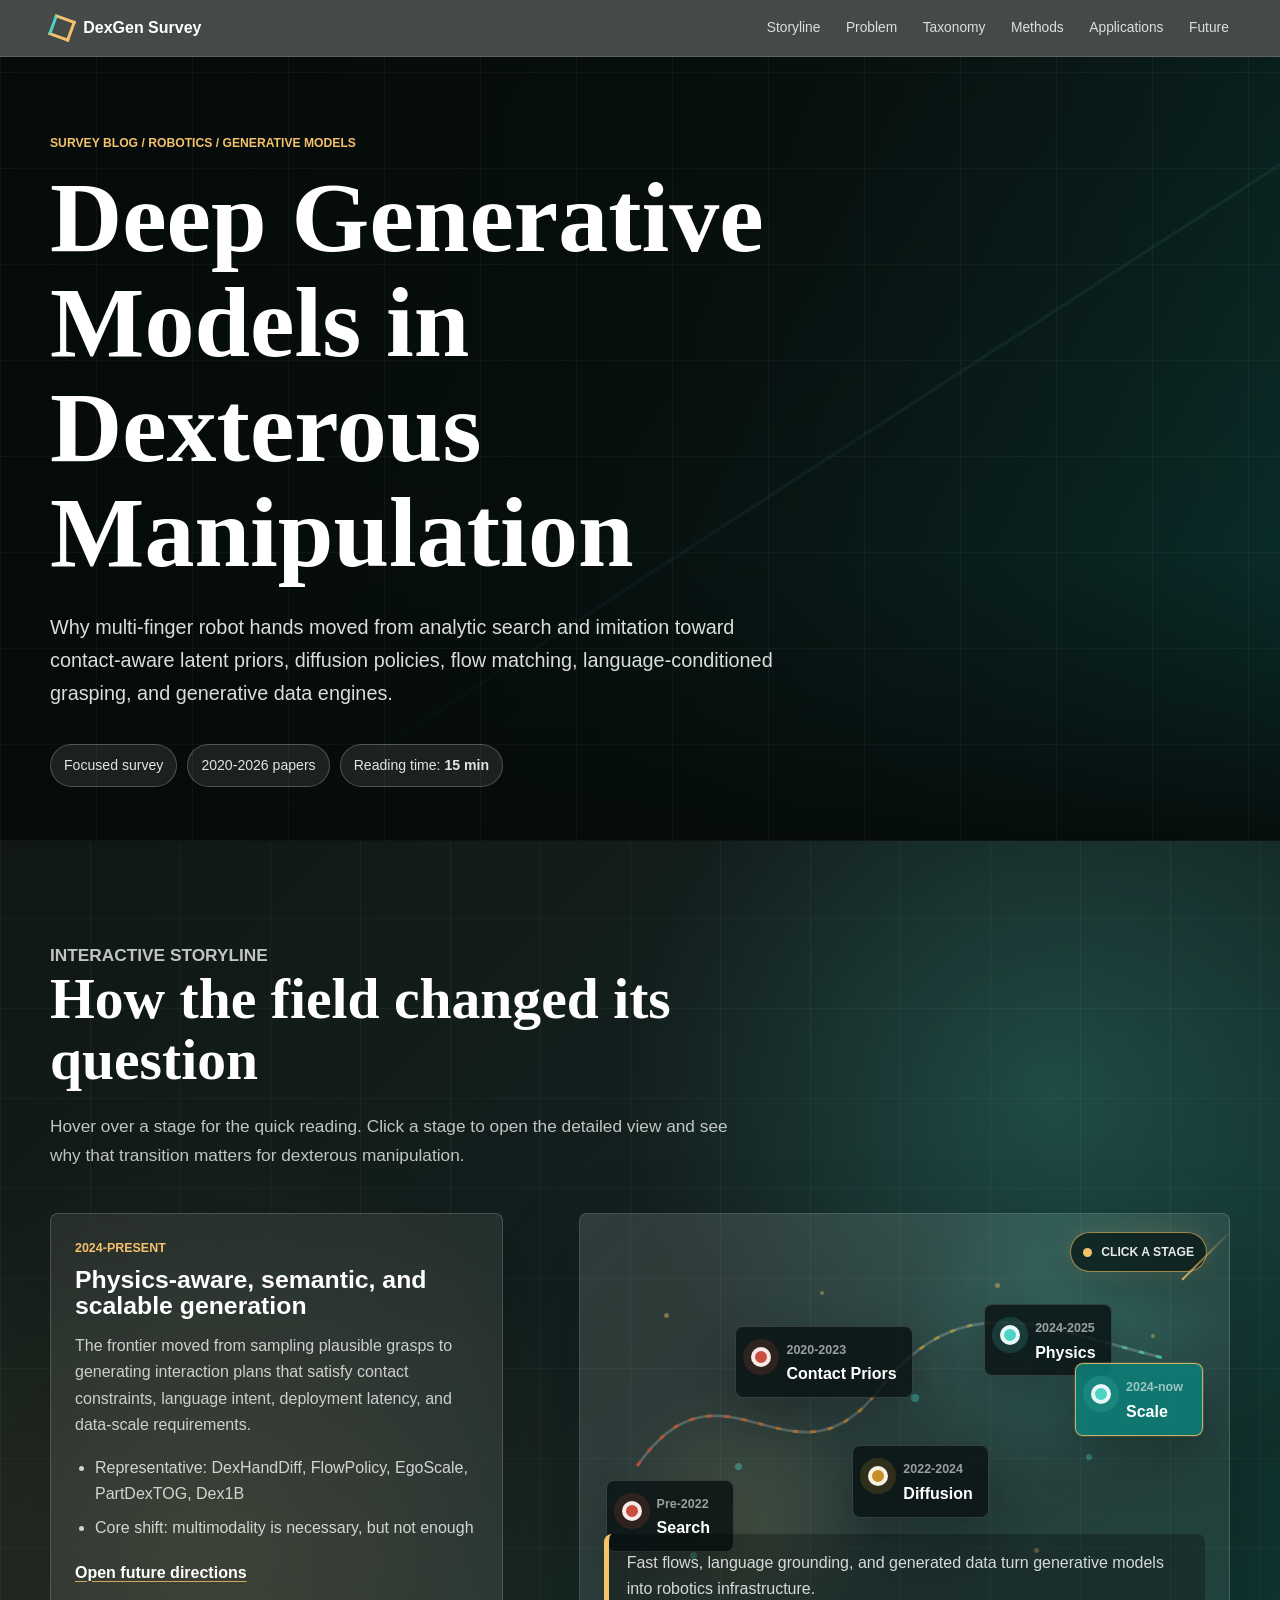
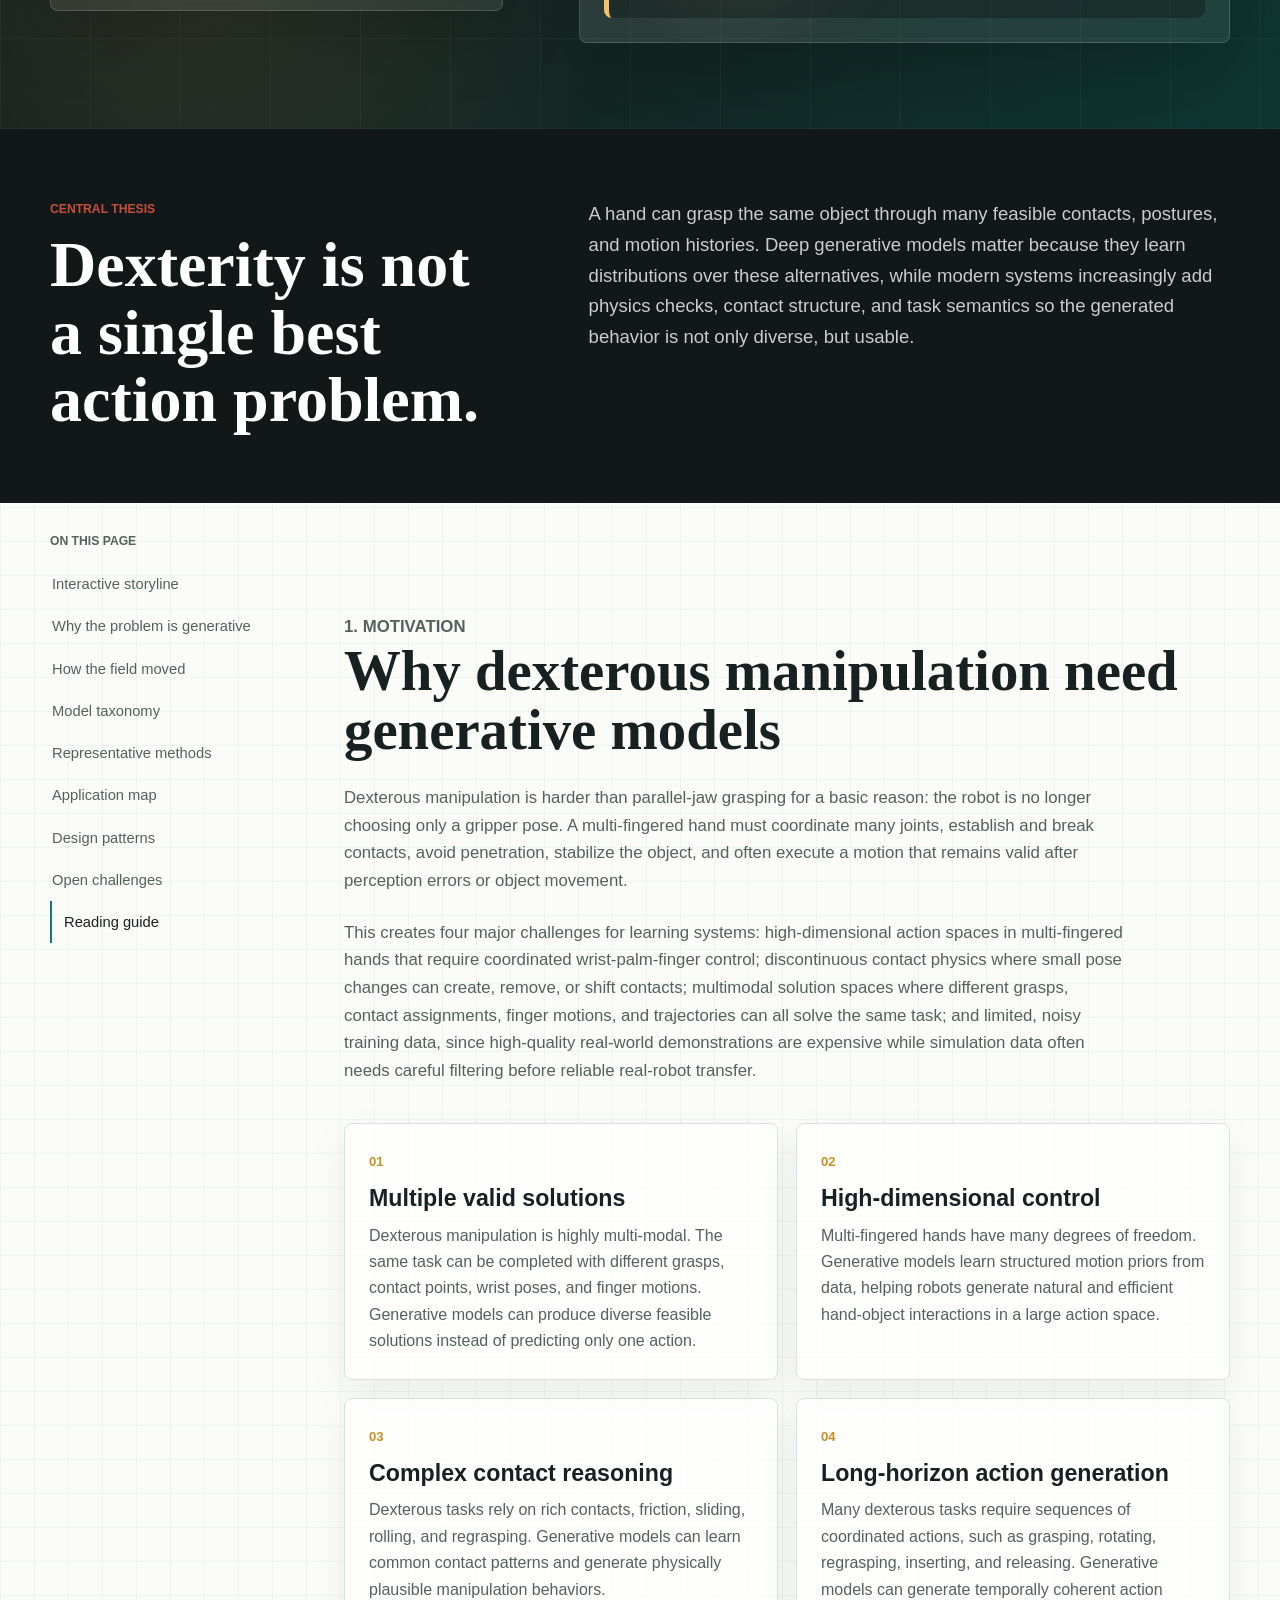
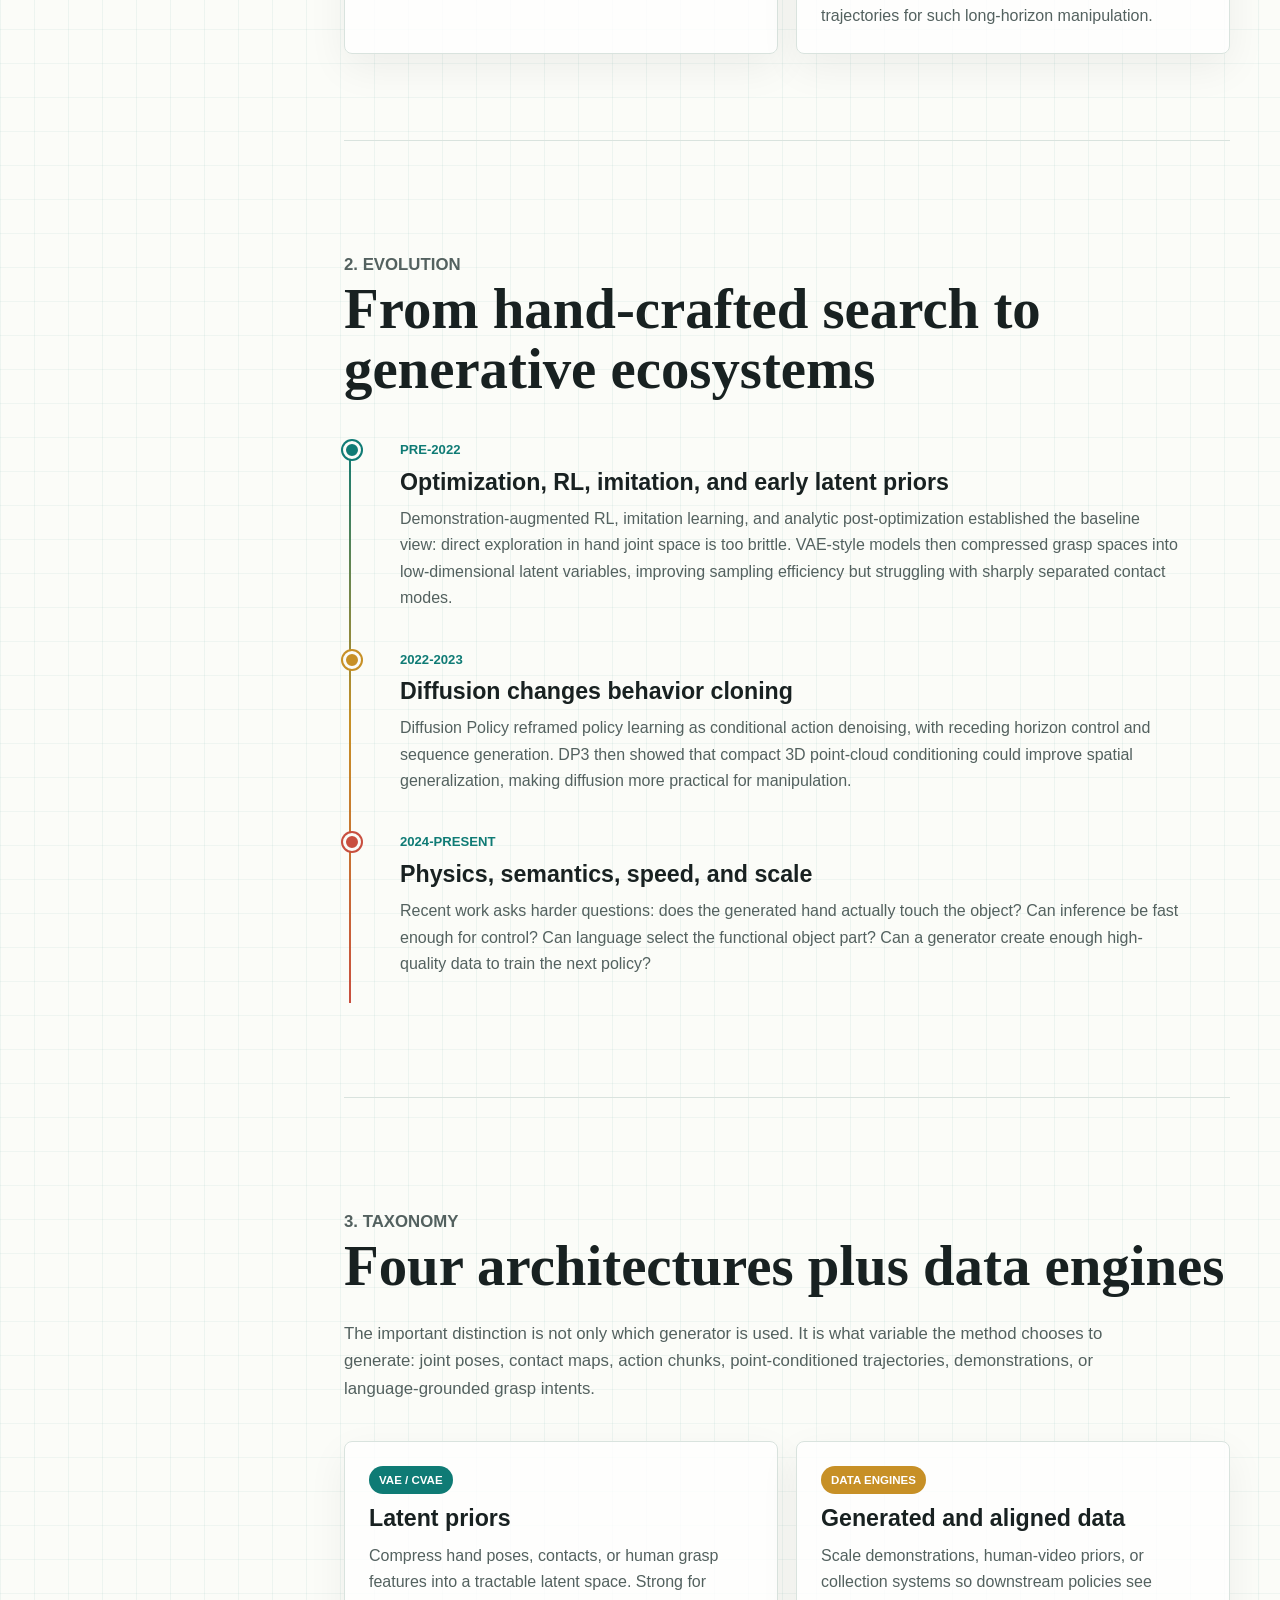
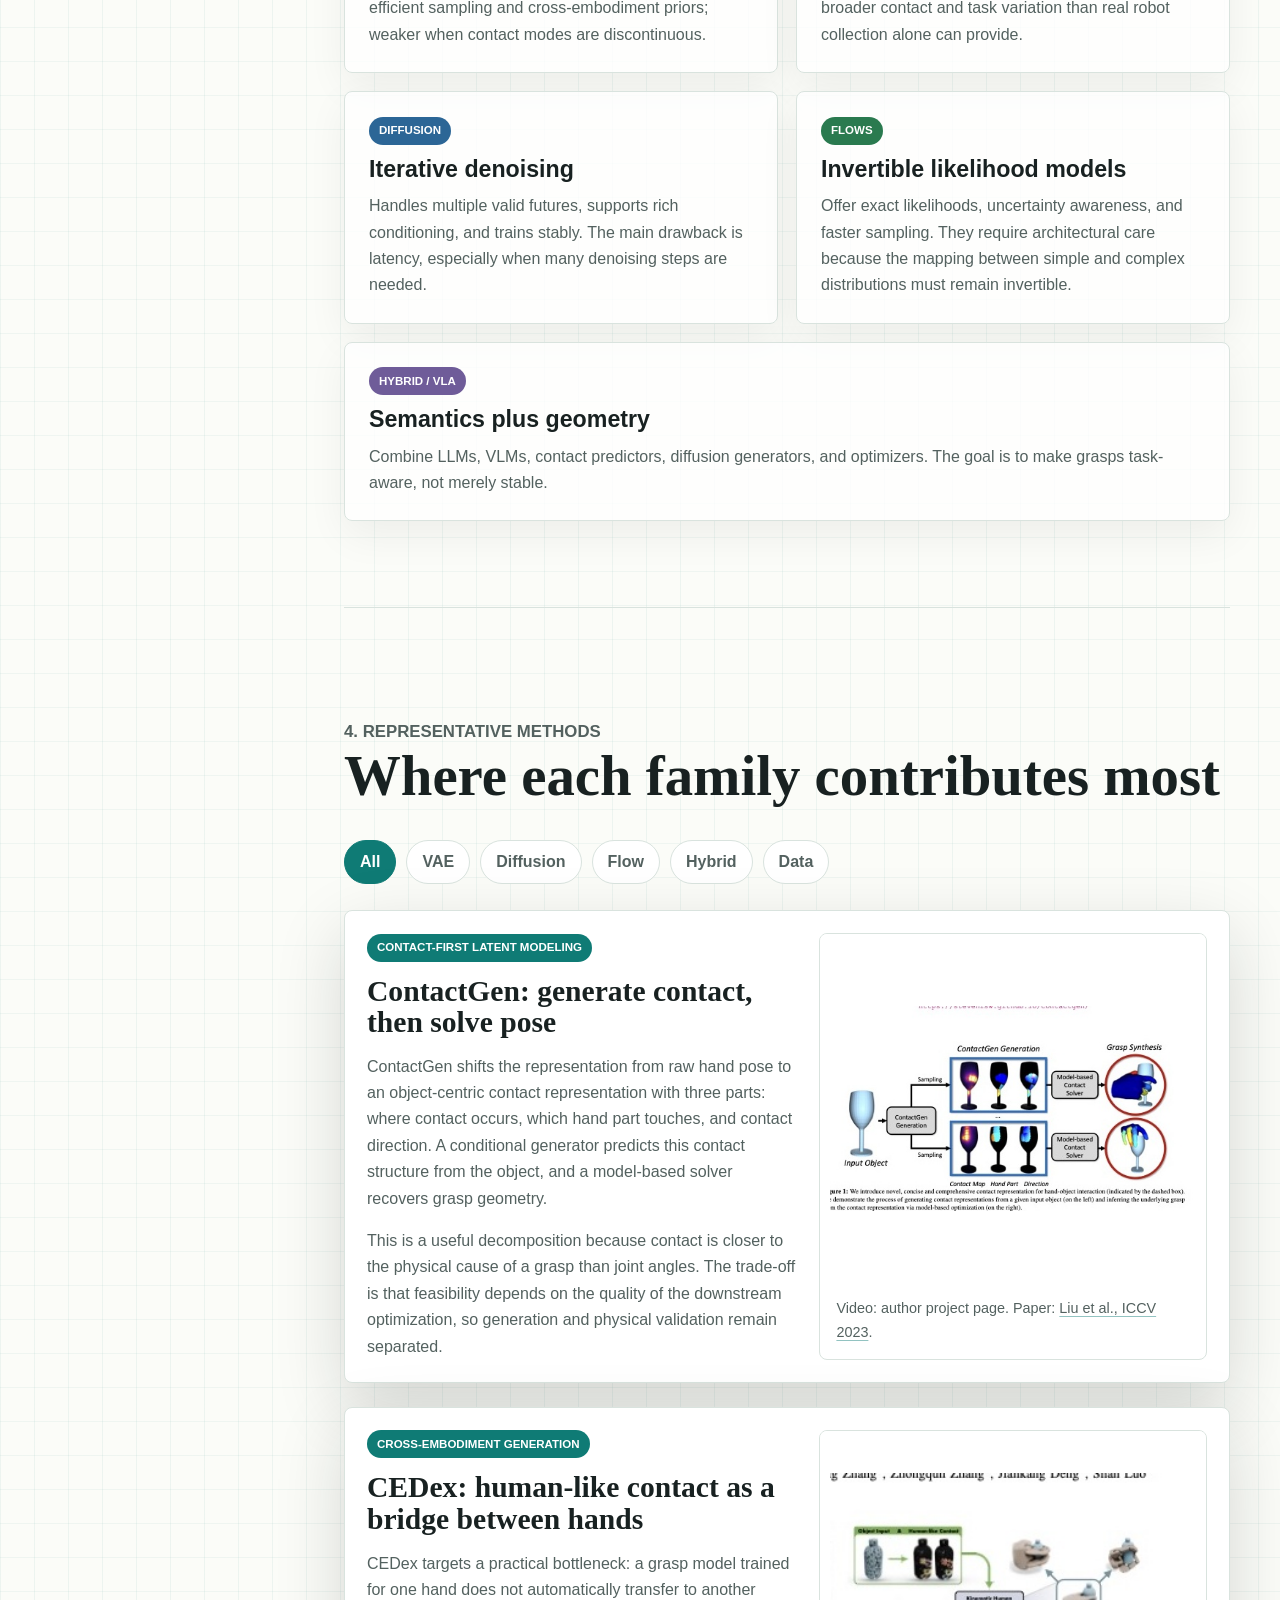
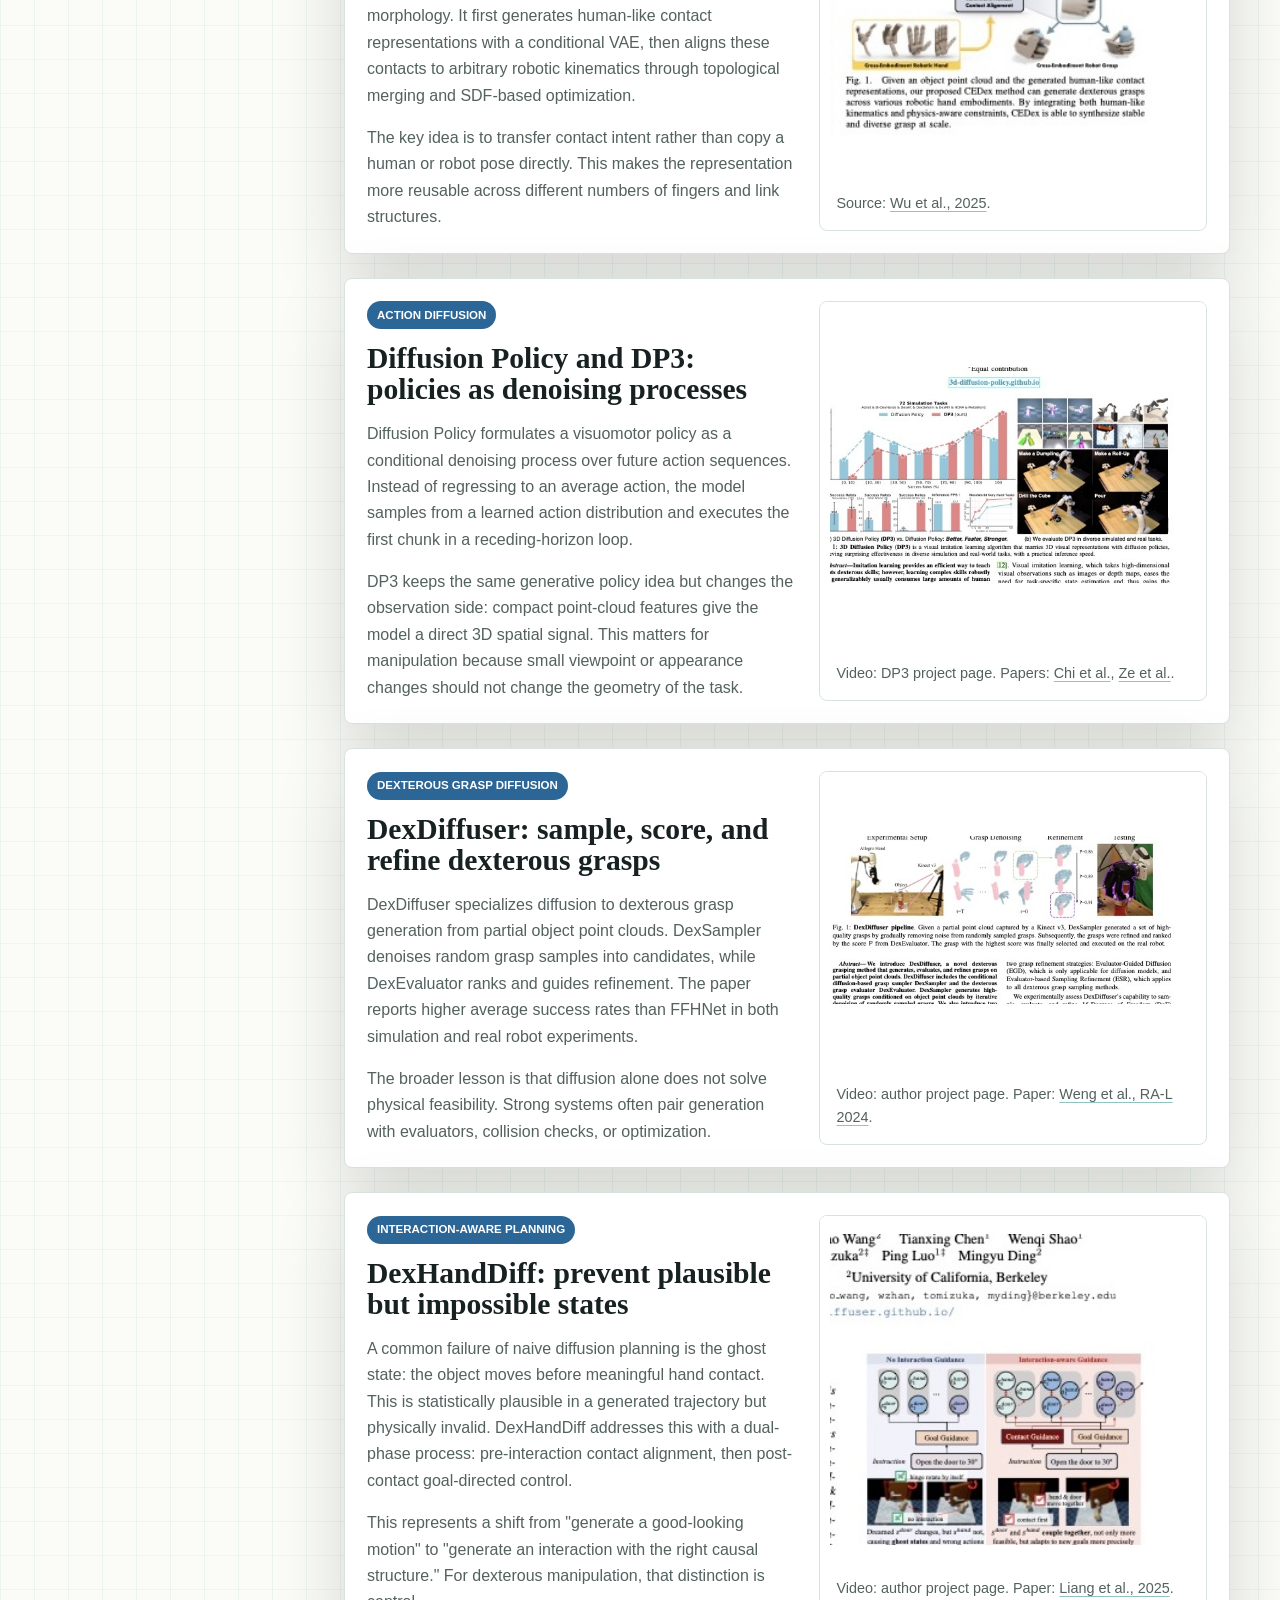
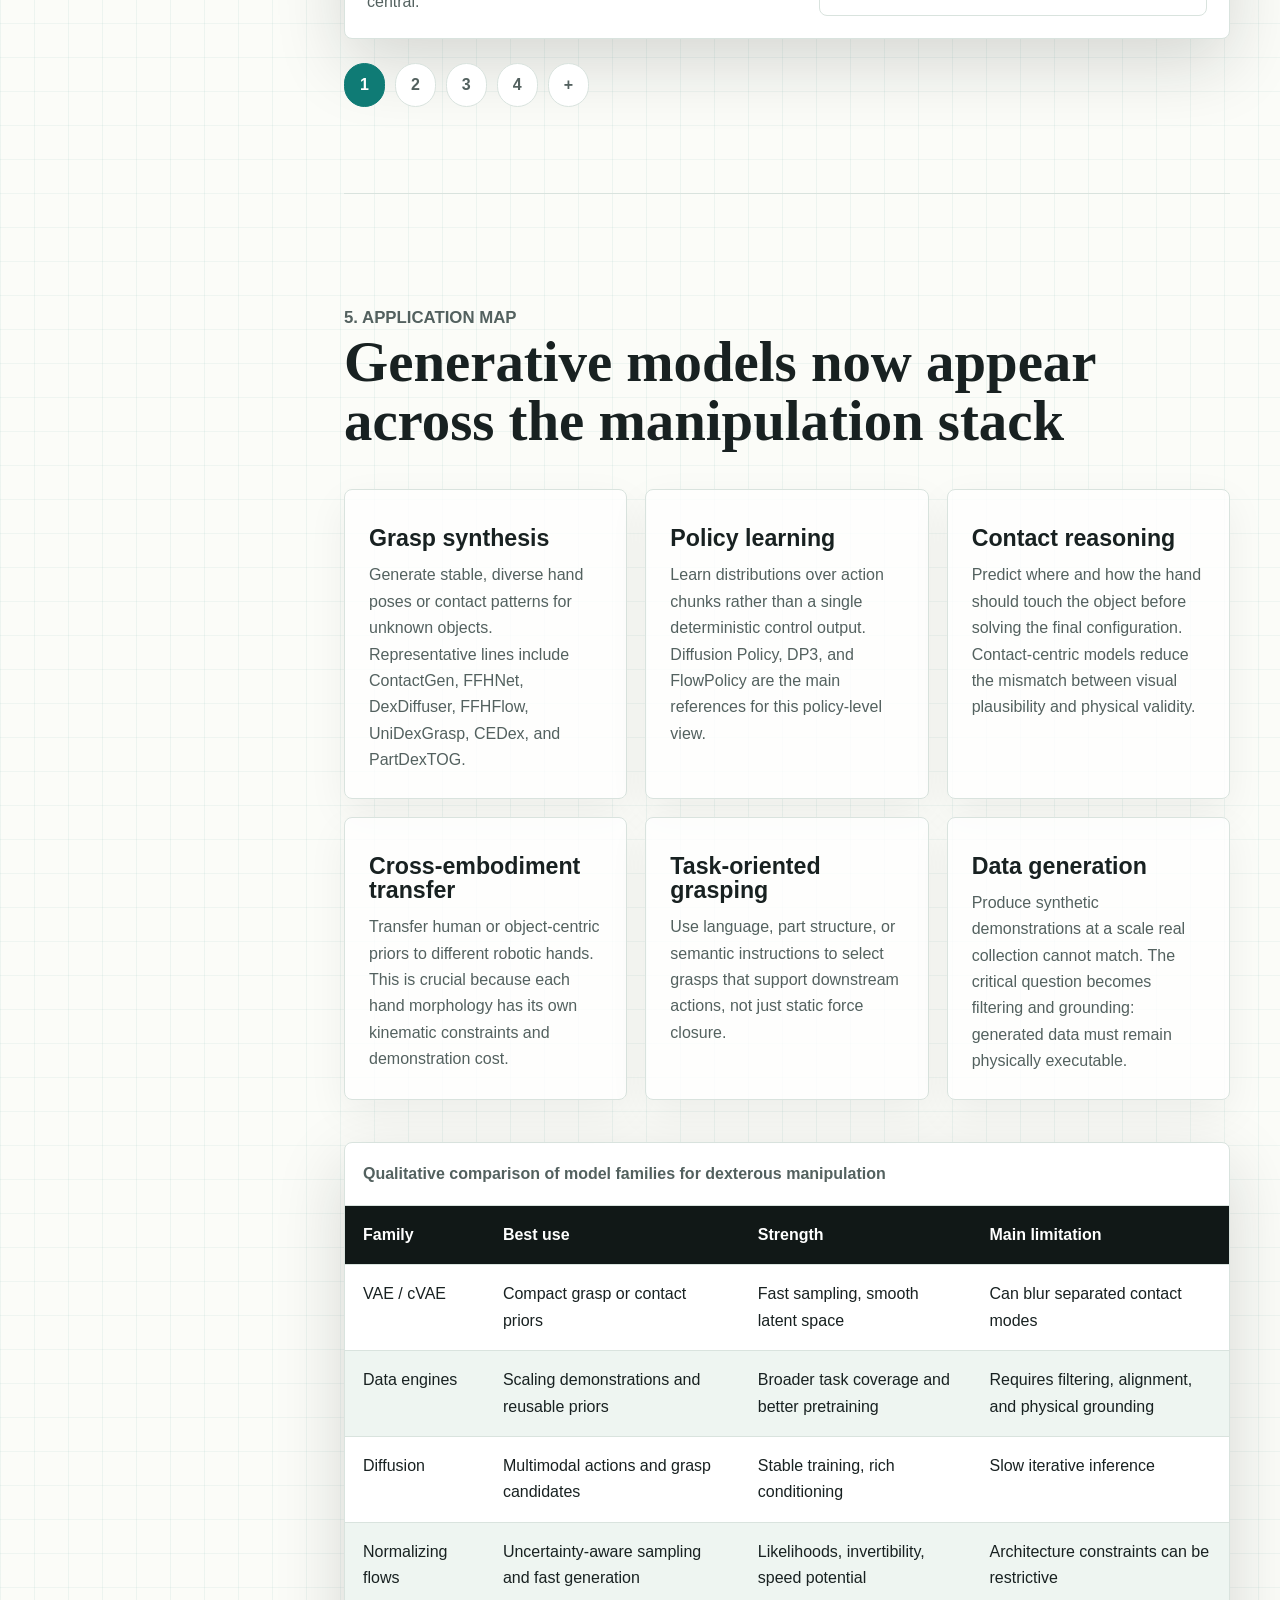
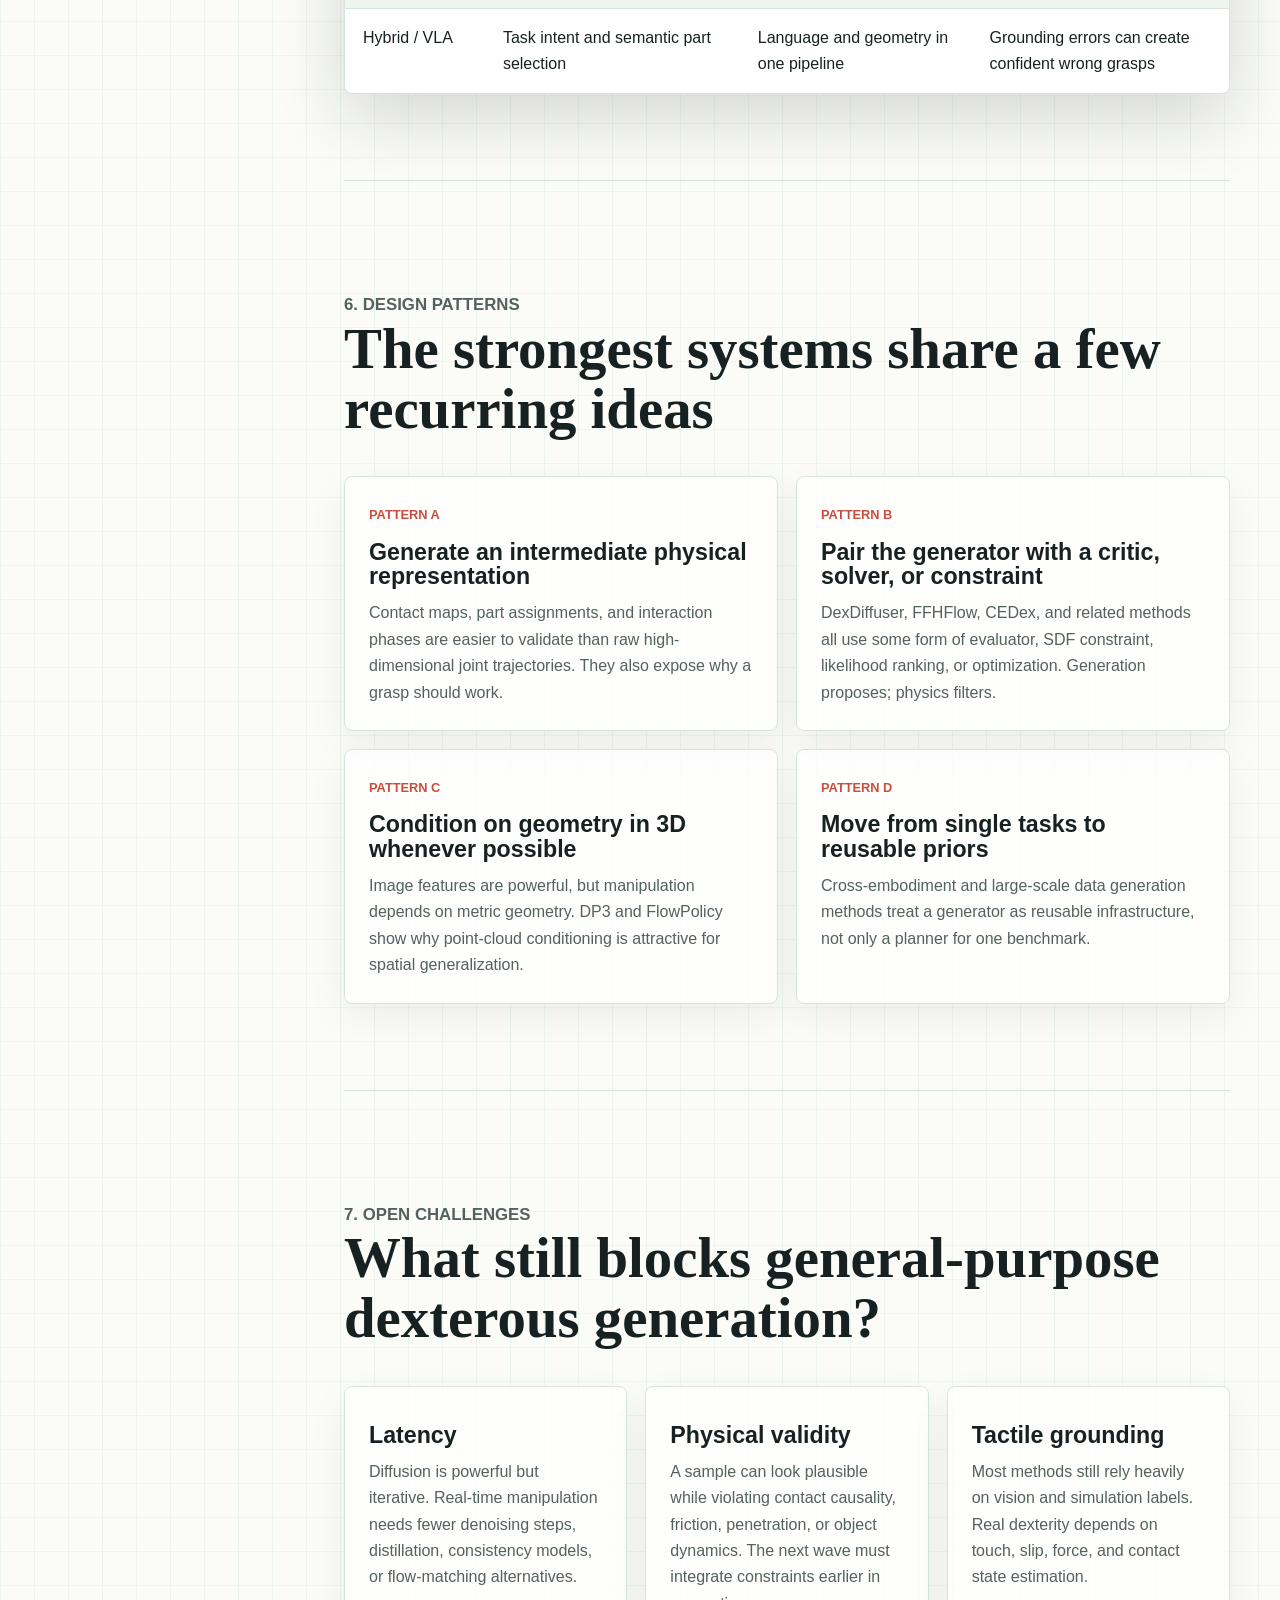
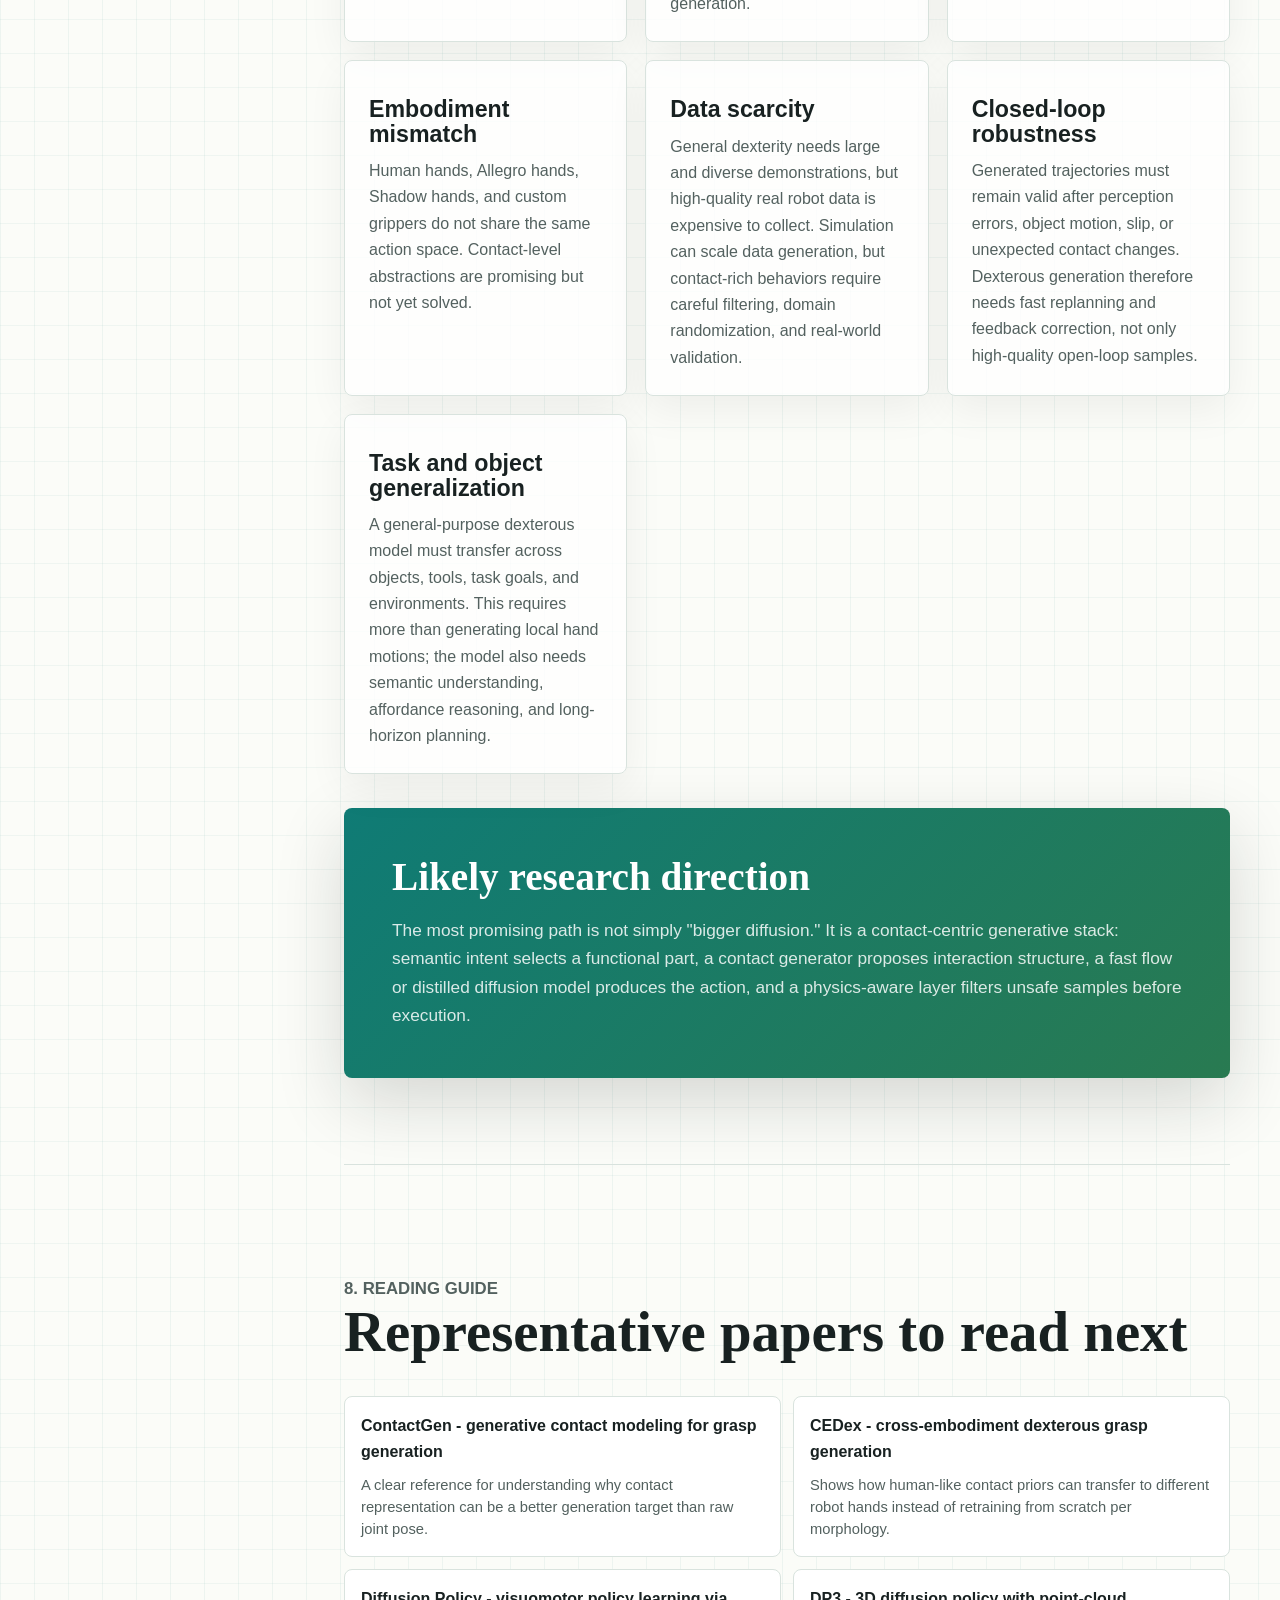
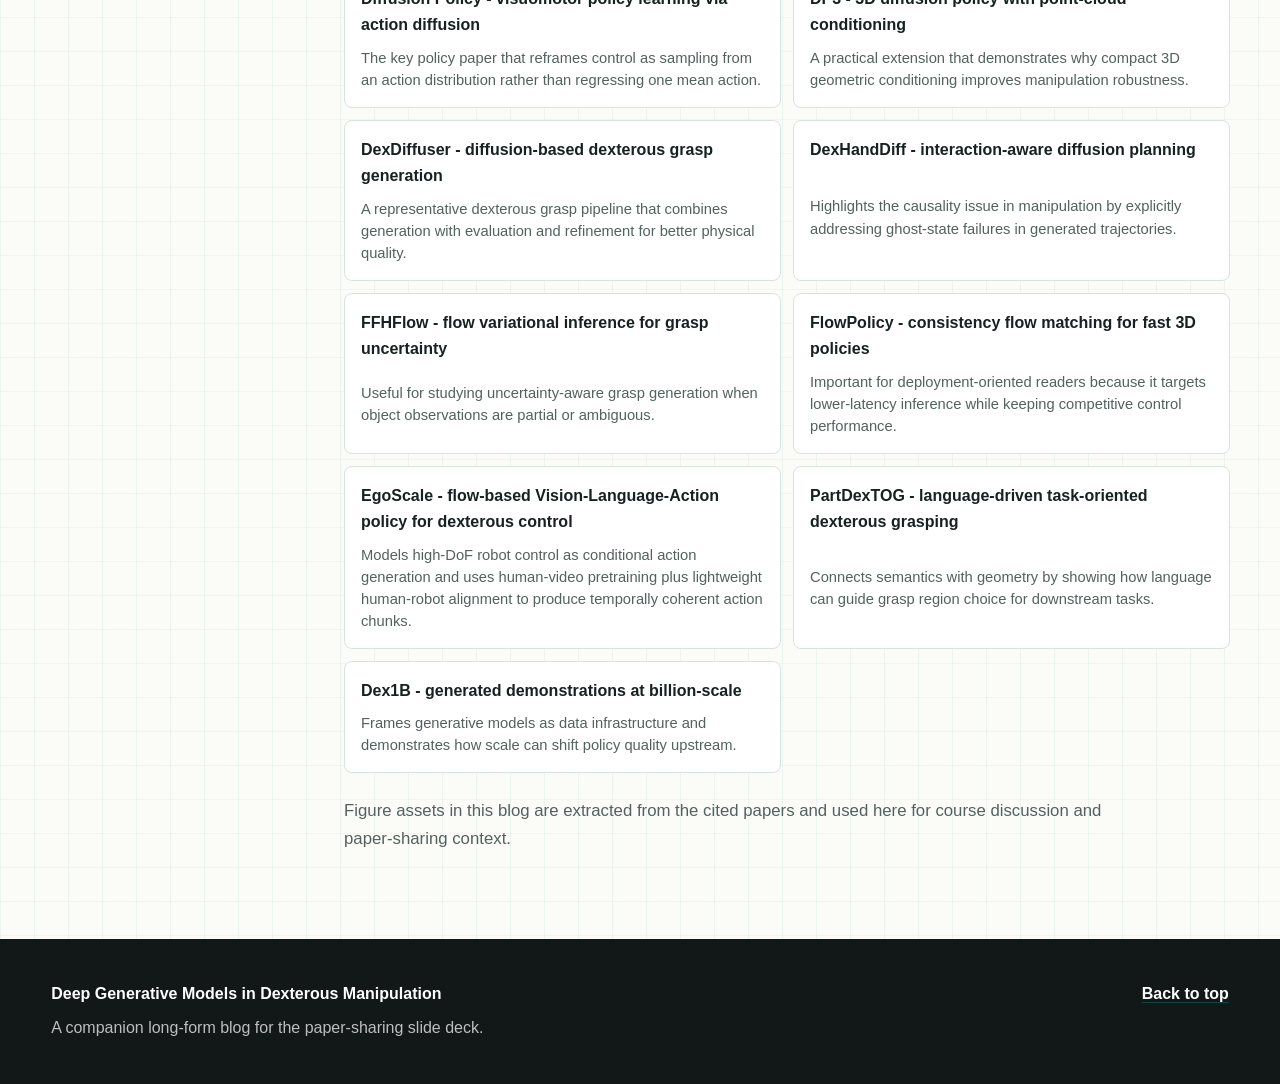
<file: generative_dexhand/index.html>
<!doctype html>
<html lang="en">
  <head>
    <meta charset="utf-8" />
    <meta name="viewport" content="width=device-width, initial-scale=1" />
    <title>Deep Generative Models in Dexterous Manipulation</title>
    <meta
      name="description"
      content="A long-form survey blog on VAEs, diffusion models, normalizing flows, language conditioning, and data generation for dexterous robotic manipulation."
    />
    <link rel="icon" href="assets/favicon.svg" type="image/svg+xml" />
    <link rel="stylesheet" href="styles.css" />
  </head>
  <body>
    <div class="progress" aria-hidden="true"><span id="readProgress"></span></div>

    <header class="site-header" id="top">
      <a class="brand" href="#top" aria-label="Back to top">
        <span class="brand-mark"></span>
        <span>DexGen Survey</span>
      </a>
      <nav class="top-nav" aria-label="Primary navigation">
        <a href="#storyline">Storyline</a>
        <a href="#problem">Problem</a>
        <a href="#taxonomy">Taxonomy</a>
        <a href="#methods">Methods</a>
        <a href="#applications">Applications</a>
        <a href="#future">Future</a>
      </nav>
    </header>

    <main>
      <section class="hero" aria-labelledby="hero-title">
        <div class="hero-overlay"></div>
        <div class="hero-content">
          <p class="eyebrow">Survey Blog / Robotics / Generative Models</p>
          <h1 id="hero-title">
            <span>Deep Generative</span>
            <span>Models in</span>
            <span>Dexterous</span>
            <span>Manipulation</span>
          </h1>
          <p class="hero-lede">
            Why multi-finger robot hands moved from analytic search and imitation
            toward contact-aware latent priors, diffusion policies, flow matching,
            language-conditioned grasping, and generative data engines.
          </p>
          <div class="hero-meta" aria-label="Article metadata">
            <span>Focused survey</span>
            <span>2020-2026 papers</span>
            <span>Reading time: <strong id="readingTime">18 min</strong></span>
          </div>
        </div>
      </section>

      <section class="storyline-band" id="storyline" data-section-nav aria-labelledby="storyline-title">
        <div class="section-inner storyline-layout">
          <div class="storyline-copy">
            <p class="label">Interactive Storyline</p>
            <h2 id="storyline-title">How the field changed its question</h2>
            <p>
              Hover over a stage for the quick reading. Click a stage to open the
              detailed view and see why that transition matters for dexterous
              manipulation.
            </p>
          </div>

          <div class="storyline-plot" aria-label="Interactive storyline plot">
            <div class="story-particles" aria-hidden="true">
              <span class="story-particle"></span>
              <span class="story-particle"></span>
              <span class="story-particle"></span>
              <span class="story-particle"></span>
              <span class="story-particle"></span>
              <span class="story-particle"></span>
              <span class="story-particle"></span>
              <span class="story-particle"></span>
              <span class="story-particle"></span>
            </div>
            <div class="story-action-hint" id="storyActionHint" aria-hidden="true">
              <span></span>
              Click a stage
            </div>
            <svg class="story-curve" viewBox="0 0 900 360" aria-hidden="true">
              <path
                d="M55 270 C180 88, 285 320, 410 160 S650 65, 830 110"
                fill="none"
                stroke="rgba(255, 255, 255, 0.24)"
                stroke-width="4"
              />
              <path
                class="story-flow"
                d="M55 270 C180 88, 285 320, 410 160 S650 65, 830 110"
                fill="none"
                stroke="url(#storyStroke)"
                stroke-width="4"
                stroke-dasharray="8 18"
              />
              <defs>
                <linearGradient id="storyStroke" x1="0" y1="0" x2="1" y2="0">
                  <stop offset="0" stop-color="#c84f3f" />
                  <stop offset="0.5" stop-color="#c79026" />
                  <stop offset="1" stop-color="#4ed2c4" />
                </linearGradient>
              </defs>
            </svg>

            <button
              class="story-node node-1"
              type="button"
              data-era="Pre-2022"
              data-title="Search in a hard hand-action space"
              data-summary="Early methods exposed the core bottleneck: direct search or RL in high-dimensional dexterous action spaces is brittle and data hungry."
              data-detail="Before generative modeling became central, the field relied on analytic optimization, reinforcement learning, imitation, and demonstration-augmented policies. These methods proved that dexterous hands can solve impressive tasks, but they also made the exploration and contact-discontinuity problem impossible to ignore."
              data-papers="DAPG, DeepMimic, analytic post-optimization"
              data-shift="Core shift: stop treating dexterity as one deterministic action."
              data-link="#method-diffusion-policy-dp3"
              data-link-label="Read related method: Diffusion Policy / DP3"
            >
              <span class="story-dot"></span>
              <span class="story-time">Pre-2022</span>
              <strong>Search</strong>
            </button>

            <button
              class="story-node node-2"
              type="button"
              data-era="2020-2023"
              data-title="Latent priors and contact representations"
              data-summary="VAEs and contact-first models compress the grasp space and move generation closer to physical interaction structure."
              data-detail="The field began generating lower-dimensional grasp latents, contact maps, and human-like contact representations. This made sampling more efficient and made cross-embodiment transfer more plausible, but smooth latent spaces still struggle when valid contact modes are sharply separated."
              data-papers="ContactGen, FFHNet, Grasping Field, CEDex"
              data-shift="Core shift: generate contact intent before final hand pose."
              data-link="#method-contactgen"
              data-link-label="Read related method: ContactGen"
            >
              <span class="story-dot"></span>
              <span class="story-time">2020-2023</span>
              <strong>Contact Priors</strong>
            </button>

            <button
              class="story-node node-3"
              type="button"
              data-era="2022-2024"
              data-title="Diffusion makes multimodal action natural"
              data-summary="Diffusion policies sample from a distribution over action chunks instead of regressing toward one average behavior."
              data-detail="Diffusion Policy and DP3 shifted policy learning toward conditional denoising over action sequences, with receding-horizon execution and 3D point-cloud conditioning. Dexterous grasping methods then specialized this idea into sample, score, and refine loops."
              data-papers="Diffusion Policy, DP3, DexDiffuser"
              data-shift="Core shift: model many valid futures directly."
              data-link="#method-dexdiffuser"
              data-link-label="Read related method: DexDiffuser"
            >
              <span class="story-dot"></span>
              <span class="story-time">2022-2024</span>
              <strong>Diffusion</strong>
            </button>

            <button
              class="story-node node-4"
              type="button"
              data-era="2024-2025"
              data-title="Physics-aware interaction planning"
              data-summary="Generated motions must obey contact causality, avoid ghost states, and remain valid through contact transitions."
              data-detail="Once diffusion improved diversity, the next failure became physical validity. Interaction-aware planners and contact-guided samplers add explicit phases, evaluators, dynamics guidance, or SDF constraints so generated behavior is physically meaningful."
              data-papers="DexHandDiff, DexDiffuser, adaptive barrier smoothing"
              data-shift="Core shift: plausible samples still need physical structure."
              data-link="#method-dexhanddiff"
              data-link-label="Read related method: DexHandDiff"
            >
              <span class="story-dot"></span>
              <span class="story-time">2024-2025</span>
              <strong>Physics</strong>
            </button>

            <button
              class="story-node node-5 active"
              type="button"
              data-era="2024-present"
              data-title="Fast flows, language, and generated data"
              data-summary="The field now asks how to make generation fast, task-aware, embodiment-transferable, and useful as a data engine."
              data-detail="Recent work moves beyond one model family. Flow matching targets lower-latency control, language-conditioned methods ground grasps in task intent, cross-embodiment methods transfer contact priors, and Dex1B-style pipelines use generation to create training demonstrations at scale."
              data-papers="FlowPolicy, FFHFlow, EgoScale, PartDexTOG, CEDex, Dex1B"
              data-shift="Core shift: generation becomes infrastructure, not only a planner."
              data-link="#method-dex1b"
              data-link-label="Read related method: Dex1B"
            >
              <span class="story-dot"></span>
              <span class="story-time">2024-now</span>
              <strong>Scale</strong>
            </button>

            <div class="story-preview" id="storyPreview">
              Fast flows, language grounding, and generated data turn generative
              models into robotics infrastructure.
            </div>
          </div>

          <div class="story-detail" id="storyDetail" aria-live="polite">
            <p class="story-era">2024-present</p>
            <h3>Physics-aware, semantic, and scalable generation</h3>
            <p>
              The frontier moved from sampling plausible grasps to generating
              interaction plans that satisfy contact constraints, language
              intent, deployment latency, and data-scale requirements.
            </p>
            <ul>
              <li>Representative: DexHandDiff, FlowPolicy, EgoScale, PartDexTOG, Dex1B</li>
              <li>Core shift: multimodality is necessary, but not enough</li>
            </ul>
            <a href="#future">Open future directions</a>
          </div>
        </div>
      </section>

      <section class="thesis-band" aria-label="Article thesis">
        <div class="section-inner thesis-grid">
          <div>
            <p class="label">Central Thesis</p>
            <h2>Dexterity is not a single best action problem.</h2>
          </div>
          <p>
            A hand can grasp the same object through many feasible contacts,
            postures, and motion histories. Deep generative models matter because
            they learn distributions over these alternatives, while modern
            systems increasingly add physics checks, contact structure, and task
            semantics so the generated behavior is not only diverse, but usable.
          </p>
        </div>
      </section>

      <section class="content-shell">
        <aside class="toc" aria-label="Table of contents">
          <p class="toc-title">On this page</p>
          <a href="#storyline">Interactive storyline</a>
          <a href="#problem">Why the problem is generative</a>
          <a href="#timeline">How the field moved</a>
          <a href="#taxonomy">Model taxonomy</a>
          <a href="#methods">Representative methods</a>
          <a href="#applications">Application map</a>
          <a href="#patterns">Design patterns</a>
          <a href="#future">Open challenges</a>
          <a href="#references">Reading guide</a>
        </aside>

        <article class="article">
          <section id="problem" class="article-section">
            <p class="label">1. Motivation</p>
            <h2>Why dexterous manipulation need generative models </h2>
            <p>
              Dexterous manipulation is harder than parallel-jaw grasping for a
              basic reason: the robot is no longer choosing only a gripper pose.
              A multi-fingered hand must coordinate many joints, establish and
              break contacts, avoid penetration, stabilize the object, and often
              execute a motion that remains valid after perception errors or
              object movement.
            </p>
            <p>
              This creates four major challenges for learning systems:
              high-dimensional action spaces in multi-fingered hands that
              require coordinated wrist-palm-finger control; discontinuous
              contact physics where small pose changes can create, remove, or
              shift contacts; multimodal solution spaces where different
              grasps, contact assignments, finger motions, and trajectories can
              all solve the same task; and limited, noisy training data, since
              high-quality real-world demonstrations are expensive while
              simulation data often needs careful filtering before reliable
              real-robot transfer.
            </p>

            <div class="insight-row four-cards">
              <div class="insight">
                <span class="insight-number">01</span>
                <h3>Multiple valid solutions</h3>
                <p>
                  Dexterous manipulation is highly multi-modal. The same task
                  can be completed with different grasps, contact points, wrist
                  poses, and finger motions. Generative models can produce
                  diverse feasible solutions instead of predicting only one
                  action.
                </p>
              </div>
              <div class="insight">
                <span class="insight-number">02</span>
                <h3>High-dimensional control</h3>
                <p>
                  Multi-fingered hands have many degrees of freedom. Generative
                  models learn structured motion priors from data, helping
                  robots generate natural and efficient hand-object interactions
                  in a large action space.
                </p>
              </div>
              <div class="insight">
                <span class="insight-number">03</span>
                <h3>Complex contact reasoning</h3>
                <p>
                  Dexterous tasks rely on rich contacts, friction, sliding,
                  rolling, and regrasping. Generative models can learn common
                  contact patterns and generate physically plausible
                  manipulation behaviors.
                </p>
              </div>
              <div class="insight">
                <span class="insight-number">04</span>
                <h3>Long-horizon action generation</h3>
                <p>
                  Many dexterous tasks require sequences of coordinated
                  actions, such as grasping, rotating, regrasping, inserting,
                  and releasing. Generative models can generate temporally
                  coherent action trajectories for such long-horizon
                  manipulation.
                </p>
              </div>
            </div>

          </section>

          <section id="timeline" class="article-section">
            <p class="label">2. Evolution</p>
            <h2>From hand-crafted search to generative ecosystems</h2>
            <div class="timeline">
              <article class="timeline-item">
                <span class="time">Pre-2022</span>
                <h3>Optimization, RL, imitation, and early latent priors</h3>
                <p>
                  Demonstration-augmented RL, imitation learning, and analytic
                  post-optimization established the baseline view: direct
                  exploration in hand joint space is too brittle. VAE-style
                  models then compressed grasp spaces into
                  low-dimensional latent variables, improving sampling efficiency
                  but struggling with sharply separated contact modes.
                </p>
              </article>
              <article class="timeline-item">
                <span class="time">2022-2023</span>
                <h3>Diffusion changes behavior cloning</h3>
                <p>
                  Diffusion Policy reframed policy learning as conditional
                  action denoising, with receding horizon control and sequence
                  generation. DP3 then showed that compact 3D point-cloud
                  conditioning could improve spatial generalization, making
                  diffusion more practical for manipulation.
                </p>
              </article>
              <article class="timeline-item">
                <span class="time">2024-present</span>
                <h3>Physics, semantics, speed, and scale</h3>
                <p>
                  Recent work asks harder questions: does the generated hand
                  actually touch the object? Can inference be fast enough for
                  control? Can language select the functional object part? Can a
                  generator create enough high-quality data to train the next
                  policy?
                </p>
              </article>
            </div>
          </section>

          <section id="taxonomy" class="article-section">
            <p class="label">3. Taxonomy</p>
            <h2>Four architectures plus data engines</h2>
            <p>
              The important distinction is not only which generator is used. It
              is what variable the method chooses to generate: joint poses,
              contact maps, action chunks, point-conditioned trajectories,
              demonstrations, or language-grounded grasp intents.
            </p>

            <div class="taxonomy-grid">
              <article class="tax-card">
                <span class="chip vae">VAE / cVAE</span>
                <h3>Latent priors</h3>
                <p>
                  Compress hand poses, contacts, or human grasp features into a
                  tractable latent space. Strong for efficient sampling and
                  cross-embodiment priors; weaker when contact modes are
                  discontinuous.
                </p>
              </article>
              <article class="tax-card">
                <span class="chip data">Data engines</span>
                <h3>Generated and aligned data</h3>
                <p>
                  Scale demonstrations, human-video priors, or collection
                  systems so downstream policies see broader contact and task
                  variation than real robot collection alone can provide.
                </p>
              </article>
              <article class="tax-card">
                <span class="chip diffusion">Diffusion</span>
                <h3>Iterative denoising</h3>
                <p>
                  Handles multiple valid futures, supports rich conditioning,
                  and trains stably. The main drawback is latency, especially
                  when many denoising steps are needed.
                </p>
              </article>
              <article class="tax-card">
                <span class="chip flow">Flows</span>
                <h3>Invertible likelihood models</h3>
                <p>
                  Offer exact likelihoods, uncertainty awareness, and faster
                  sampling. They require architectural care because the mapping
                  between simple and complex distributions must remain
                  invertible.
                </p>
              </article>
              <article class="tax-card">
                <span class="chip hybrid">Hybrid / VLA</span>
                <h3>Semantics plus geometry</h3>
                <p>
                  Combine LLMs, VLMs, contact predictors, diffusion generators,
                  and optimizers. The goal is to make grasps task-aware, not
                  merely stable.
                </p>
              </article>
            </div>
          </section>

          <section id="methods" class="article-section">
            <p class="label">4. Representative Methods</p>
            <h2>Where each family contributes most</h2>

            <div class="filter-bar" aria-label="Method filters">
              <button class="filter-button active" type="button" data-filter="all">All</button>
              <button class="filter-button" type="button" data-filter="vae">VAE</button>
              <button class="filter-button" type="button" data-filter="diffusion">Diffusion</button>
              <button class="filter-button" type="button" data-filter="flow">Flow</button>
              <button class="filter-button" type="button" data-filter="hybrid">Hybrid</button>
              <button class="filter-button" type="button" data-filter="data">Data</button>
            </div>

            <div class="method-stack">
              <article class="method-card" id="method-contactgen" data-family="vae">
                <div class="method-copy">
                  <span class="chip vae">Contact-first latent modeling</span>
                  <h3>ContactGen: generate contact, then solve pose</h3>
                  <p>
                    ContactGen shifts the representation from raw hand pose to
                    an object-centric contact representation with three parts:
                    where contact occurs, which hand part touches, and contact
                    direction. A conditional generator predicts this contact
                    structure from the object, and a model-based solver recovers
                    grasp geometry.
                  </p>
                  <p>
                    This is a useful decomposition because contact is closer to
                    the physical cause of a grasp than joint angles. The trade-off
                    is that feasibility depends on the quality of the downstream
                    optimization, so generation and physical validation remain
                    separated.
                  </p>
                </div>
                <figure>
                  <video
                    class="method-video lazy-video"
                    muted
                    loop
                    playsinline
                    preload="none"
                    poster="assets/deck_figures/contactgen_teaser.jpg"
                    aria-label="ContactGen contact representation demo"
                  >
                    <source data-src="assets/videos/contactgen_demo.mp4" type="video/mp4" />
                  </video>
                  <figcaption>
                    Video: author project page. Paper:
                    <a href="https://arxiv.org/abs/2310.03740">Liu et al., ICCV 2023</a>.
                  </figcaption>
                </figure>
              </article>

              <article class="method-card" id="method-cedex" data-family="vae">
                <div class="method-copy">
                  <span class="chip vae">Cross-embodiment generation</span>
                  <h3>CEDex: human-like contact as a bridge between hands</h3>
                  <p>
                    CEDex targets a practical bottleneck: a grasp model trained
                    for one hand does not automatically transfer to another
                    morphology. It first generates human-like contact
                    representations with a conditional VAE, then aligns these
                    contacts to arbitrary robotic kinematics through topological
                    merging and SDF-based optimization.
                  </p>
                  <p>
                    The key idea is to transfer contact intent rather than copy a
                    human or robot pose directly. This makes the representation
                    more reusable across different numbers of fingers and link
                    structures.
                  </p>
                </div>
                <figure>
                  <img
                    src="assets/deck_figures/cedex_teaser.jpg"
                    alt="CEDex cross-embodiment grasp generation overview"
                  />
                  <figcaption>
                    Source:
                    <a href="https://arxiv.org/abs/2509.24661">Wu et al., 2025</a>.
                  </figcaption>
                </figure>
              </article>

              <article class="method-card" id="method-diffusion-policy-dp3" data-family="diffusion">
                <div class="method-copy">
                  <span class="chip diffusion">Action diffusion</span>
                  <h3>Diffusion Policy and DP3: policies as denoising processes</h3>
                  <p>
                    Diffusion Policy formulates a visuomotor policy as a
                    conditional denoising process over future action sequences.
                    Instead of regressing to an average action, the model samples
                    from a learned action distribution and executes the first
                    chunk in a receding-horizon loop.
                  </p>
                  <p>
                    DP3 keeps the same generative policy idea but changes the
                    observation side: compact point-cloud features give the model
                    a direct 3D spatial signal. This matters for manipulation
                    because small viewpoint or appearance changes should not
                    change the geometry of the task.
                  </p>
                </div>
                <figure>
                  <video
                    class="method-video lazy-video"
                    muted
                    loop
                    playsinline
                    preload="none"
                    poster="assets/deck_figures/dp3_teaser.jpg"
                    aria-label="3D Diffusion Policy robot-task demo"
                  >
                    <source data-src="assets/videos/dp3_demo.mp4" type="video/mp4" />
                  </video>
                  <figcaption>
                    Video: DP3 project page. Papers:
                    <a href="https://arxiv.org/abs/2303.04137">Chi et al.</a>,
                    <a href="https://arxiv.org/abs/2403.03954">Ze et al.</a>.
                  </figcaption>
                </figure>
              </article>

              <article class="method-card" id="method-dexdiffuser" data-family="diffusion">
                <div class="method-copy">
                  <span class="chip diffusion">Dexterous grasp diffusion</span>
                  <h3>DexDiffuser: sample, score, and refine dexterous grasps</h3>
                  <p>
                    DexDiffuser specializes diffusion to dexterous grasp
                    generation from partial object point clouds. DexSampler
                    denoises random grasp samples into candidates, while
                    DexEvaluator ranks and guides refinement. The paper reports
                    higher average success rates than FFHNet in both simulation
                    and real robot experiments.
                  </p>
                  <p>
                    The broader lesson is that diffusion alone does not solve
                    physical feasibility. Strong systems often pair generation
                    with evaluators, collision checks, or optimization.
                  </p>
                </div>
                <figure>
                  <video
                    class="method-video lazy-video"
                    muted
                    loop
                    playsinline
                    preload="none"
                    poster="assets/deck_figures/dexdiffuser_pipeline.jpg"
                    aria-label="DexDiffuser real robot grasping demo"
                  >
                    <source data-src="assets/videos/dexdiffuser_demo.mp4" type="video/mp4" />
                  </video>
                  <figcaption>
                    Video: author project page. Paper:
                    <a href="https://arxiv.org/abs/2402.02989">Weng et al., RA-L 2024</a>.
                  </figcaption>
                </figure>
              </article>

              <article class="method-card" id="method-dexhanddiff" data-family="diffusion">
                <div class="method-copy">
                  <span class="chip diffusion">Interaction-aware planning</span>
                  <h3>DexHandDiff: prevent plausible but impossible states</h3>
                  <p>
                    A common failure of naive diffusion planning is the ghost
                    state: the object moves before meaningful hand contact. This
                    is statistically plausible in a generated trajectory but
                    physically invalid. DexHandDiff addresses this with a
                    dual-phase process: pre-interaction contact alignment, then
                    post-contact goal-directed control.
                  </p>
                  <p>
                    This represents a shift from "generate a good-looking motion"
                    to "generate an interaction with the right causal structure."
                    For dexterous manipulation, that distinction is central.
                  </p>
                </div>
                <figure>
                  <video
                    class="method-video lazy-video"
                    muted
                    loop
                    playsinline
                    preload="none"
                    poster="assets/deck_figures/dexhanddiff_teaser.jpg"
                    aria-label="DexHandDiff goal-adaptive pen reorientation demo"
                  >
                    <source data-src="assets/videos/dexhanddiff_demo.mp4" type="video/mp4" />
                  </video>
                  <figcaption>
                    Video: author project page. Paper:
                    <a href="https://arxiv.org/abs/2411.18562">Liang et al., 2025</a>.
                  </figcaption>
                </figure>
              </article>

              <article class="method-card" id="method-ffhflow" data-family="flow">
                <div class="method-copy">
                  <span class="chip flow">Uncertainty-aware flows</span>
                  <h3>FFHFlow: diversity under partial observation</h3>
                  <p>
                    FFHFlow uses normalizing-flow variational inference to model
                    a hierarchical grasp manifold for multi-fingered hands. Its
                    main motivation is that the robot often sees only a partial
                    point cloud, so the model should represent uncertainty over
                    the unseen object geometry instead of committing to one
                    overconfident shape.
                  </p>
                  <p>
                    Invertibility and likelihoods make flows useful for
                    introspection and ranking. The method combines flow
                    likelihood with a discriminative evaluator, which is another
                    example of generation plus physical-quality selection.
                  </p>
                </div>
                <figure>
                  <img
                    src="assets/deck_figures/ffhflow_pipeline.png"
                    alt="FFHFlow pipeline with flow variational inference"
                  />
                  <figcaption>
                    Source:
                    <a href="https://proceedings.mlr.press/v305/feng25a.html">Feng et al., CoRL 2024</a>.
                  </figcaption>
                </figure>
              </article>

              <article class="method-card" id="method-flowpolicy" data-family="flow">
                <div class="method-copy">
                  <span class="chip flow">Fast policy generation</span>
                  <h3>FlowPolicy: consistency flow matching for one-step control</h3>
                  <p>
                    FlowPolicy attacks a practical weakness of diffusion:
                    iterative inference can be too slow for control loops. It
                    conditions on 3D point clouds and uses consistency flow
                    matching to approximate trajectories from noise to robot
                    actions with a self-consistent velocity field.
                  </p>
                  <p>
                    The paper reports a 7x inference speedup while maintaining
                    competitive success rates. For dexterous robotics, this
                    speed question is not cosmetic; latency changes whether a
                    generative policy can be deployed in the loop.
                  </p>
                </div>
                <figure>
                  <video
                    class="method-video lazy-video"
                    muted
                    loop
                    playsinline
                    preload="none"
                    poster="assets/deck_figures/flowpolicy_speedband.jpg"
                    aria-label="FlowPolicy Adroit door-control demo"
                  >
                    <source data-src="assets/videos/flowpolicy_demo.mp4" type="video/mp4" />
                  </video>
                  <figcaption>
                    Video: official code repository. Paper:
                    <a href="https://arxiv.org/abs/2412.04987">Zhang et al., AAAI 2025</a>.
                  </figcaption>
                </figure>
              </article>

              <article class="method-card" id="method-egoscale" data-family="flow data">
                <div class="method-copy">
                  <span class="chip flow">Flow-based VLA policy</span>
                  <span class="chip data">Human-video data scaling</span>
                  <h3>EgoScale: Scaling Dexterous Manipulation with Diverse Egocentric Human Data</h3>
                  <p>
                    EgoScale connects generative modeling with dexterous
                    manipulation by formulating high-DoF robot control as
                    conditional action generation. Instead of generating images
                    or static grasps, it trains a flow-based
                    Vision-Language-Action policy to generate future wrist
                    motions and dexterous hand joint actions conditioned on
                    egocentric observations and language instructions.
                  </p>
                  <p>
                    Large-scale human video pretraining provides a reusable
                    motor prior, while lightweight aligned human-robot
                    mid-training grounds this prior in executable robot control.
                    In this sense, the generative model serves as the policy
                    itself, producing temporally coherent action chunks for
                    long-horizon dexterous manipulation.
                  </p>
                  <p>
                    Source:
                    <a href="https://arxiv.org/pdf/2602.16710">arXiv:2602.16710</a>.
                  </p>
                </div>
                <figure>
                  <video
                    class="method-video lazy-video"
                    autoplay
                    muted
                    loop
                    playsinline
                    preload="none"
                    poster="assets/videos/egoscale_poster.jpg"
                    aria-label="EgoScale egocentric human data demonstration"
                  >
                    <source data-src="assets/videos/egoscale.mp4" type="video/mp4" />
                  </video>
                  <figcaption>
                    Video:
                    <a href="assets/videos/egoscale.mp4">EgoScale demonstration</a>.
                  </figcaption>
                </figure>
              </article>

              <article class="method-card" id="method-partdextog" data-family="hybrid">
                <div class="method-copy">
                  <span class="chip hybrid">Language-conditioned grasping</span>
                  <h3>PartDexTOG: language selects the functional part</h3>
                  <p>
                    Task-oriented grasping asks not only "can I hold this
                    object?" but "where should I hold it for this task?"
                    PartDexTOG uses LLM-driven category and part descriptions,
                    then conditions a diffusion model on both task language and
                    part-level grasp information.
                  </p>
                  <p>
                    This is the semantic layer missing from purely geometric
                    grasping. A mug grasp for pouring, passing, or washing may
                    require different contact regions even if all are stable.
                  </p>
                </div>
                <figure>
                  <img
                    src="assets/project_figures/partdextog_method.jpg"
                    alt="PartDexTOG method overview with language-driven part analysis and conditional diffusion"
                    loading="lazy"
                  />
                  <figcaption>
                    Paper figure:
                    <a href="https://arxiv.org/abs/2505.12294">Wu et al., 2025</a>.
                  </figcaption>
                </figure>
              </article>

              <article class="method-card" id="method-dex1b" data-family="data">
                <div class="method-copy">
                  <span class="chip data">Generative data engine</span>
                  <h3>Dex1B: generation moves upstream into dataset construction</h3>
                  <p>
                    Dex1B reframes generative models as data infrastructure. It
                    uses generative modeling with geometric constraints to create
                    one billion demonstrations for grasping and articulation.
                    The downstream method, DexSimple, is trained on this scale
                    and evaluated in simulation and real transfer settings.
                  </p>
                  <p>
                    This suggests a different future for dexterous learning:
                    progress may come as much from scalable generated data and
                    filtering pipelines as from a single stronger policy class.
                  </p>
                </div>
                <figure>
                  <video
                    class="method-video lazy-video"
                    muted
                    loop
                    playsinline
                    preload="none"
                    poster="assets/deck_figures/dex1b_scale.jpg"
                    aria-label="Dex1B generated demonstration dataset teaser"
                  >
                    <source data-src="assets/videos/dex1b_demo.mp4" type="video/mp4" />
                  </video>
                  <figcaption>
                    Video: author project page. Paper:
                    <a href="https://arxiv.org/abs/2506.17198">Ye et al., 2025</a>.
                  </figcaption>
                </figure>
              </article>

              <article class="method-card" id="method-cgf" data-family="vae">
                <div class="method-copy">
                  <span class="chip vae">Continuous grasping with cVAE</span>
                  <h3>Learning Continuous Grasping Function with a Dexterous Hand from Human Demonstrations</h3>
                  <p>
                    This work learns a Continuous Grasping Function for dexterous hand manipulation from human demonstrations. It retargets human-object interaction trajectories to robot hand demonstrations, then trains a conditional variational autoencoder to generate smooth, continuous-time grasping motions. The model samples multiple candidate plans, tested in simulation and transferred to a real Allegro Hand.
                  </p>
                  <p>
                    Source:
                    <a href="https://arxiv.org/abs/2207.05053">Ye et al., 2022</a>.
                  </p>
                </div>
                <figure>
                  <video
                    class="method-video lazy-video"
                    muted
                    loop
                    playsinline
                    preload="none"
                    poster="assets/project_figures/cgf_poster.jpg"
                    aria-label="Continuous Grasping Function retargeting and robot hand motion demo"
                  >
                    <source data-src="assets/videos/cgf_demo.mp4" type="video/mp4" />
                  </video>
                  <figcaption>
                    Project video:
                    <a href="https://arxiv.org/abs/2207.05053">Ye et al., 2022</a>.
                  </figcaption>
                </figure>
              </article>

              <article class="method-card" id="method-ugg" data-family="diffusion">
                <div class="method-copy">
                  <span class="chip diffusion">Unified diffusion grasping</span>
                  <h3>UGG: Unified Generative Grasping</h3>
                  <p>
                    UGG proposes a unified diffusion-based framework for dexterous grasp generation. Instead of regressing one hand pose, it jointly models object point clouds, hand parameters, and contact information. A transformer diffusion model generates diverse grasp candidates, while a lightweight discriminator improves physical success. It also supports reverse generation, such as inferring object information from hand configurations.
                  </p>
                  <p>
                    Source:
                    <a href="https://arxiv.org/abs/2311.16917">Lu et al., 2023</a>.
                  </p>
                </div>
                <figure>
                  <img
                    src="assets/project_figures/ugg_overview.png"
                    alt="UGG unified diffusion grasp generation method overview"
                    loading="lazy"
                  />
                  <figcaption>
                    Project figure:
                    <a href="https://arxiv.org/abs/2311.16917">Lu et al., 2023</a>.
                  </figcaption>
                </figure>
              </article>

              <article class="method-card" id="method-unidexfpm" data-family="diffusion">
                <div class="method-copy">
                  <span class="chip diffusion">Pre-grasp diffusion policy</span>
                  <h3>UniDexFPM: Universal Dexterous Functional Pre-grasp Manipulation Via Diffusion Policy</h3>
                  <p>
                    UniDexFPM studies functional pre-grasp manipulation, where a dexterous hand repositions or reorients objects before grasping. It uses diffusion policy to generate control actions conditioned on object state, goal pose, and hand-object interaction. The policy models multi-modal contact-rich behavior, enabling robust preparation for later functional grasping across diverse scenarios.
                  </p>
                  <p>
                    Source:
                    <a href="https://arxiv.org/abs/2403.12421">Wu et al., 2024</a>.
                  </p>
                </div>
                <figure>
                  <video
                    class="method-video lazy-video"
                    muted
                    loop
                    playsinline
                    preload="none"
                    poster="assets/project_figures/unidexfpm_poster.jpg"
                    aria-label="UniDexFPM functional pre-grasp manipulation demo"
                  >
                    <source data-src="assets/videos/unidexfpm_demo.mp4" type="video/mp4" />
                  </video>
                  <figcaption>
                    Project video:
                    <a href="https://arxiv.org/abs/2403.12421">Wu et al., 2024</a>.
                  </figcaption>
                </figure>
              </article>

              <article class="method-card" id="method-dexgraspnet2" data-family="diffusion">
                <div class="method-copy">
                  <span class="chip diffusion">Cluttered-scene diffusion grasping</span>
                  <h3>DexGraspNet 2.0: Learning Generative Dexterous Grasping in Large-scale Synthetic Cluttered Scenes</h3>
                  <p>
                    DexGraspNet 2.0 introduces a large synthetic benchmark for dexterous grasping in cluttered scenes, with thousands of scenes and hundreds of millions of grasps. It also proposes a two-stage generative method using diffusion conditioned on local geometry. The model generates feasible grasps under clutter and demonstrates strong zero-shot sim-to-real transfer.
                  </p>
                  <p>
                    Source:
                    <a href="https://arxiv.org/abs/2410.23004">Zhang et al., 2024</a>.
                  </p>
                </div>
                <figure>
                  <video
                    class="method-video lazy-video"
                    muted
                    loop
                    playsinline
                    preload="none"
                    poster="assets/project_figures/dexgraspnet2_poster.jpg"
                    aria-label="DexGraspNet 2.0 cluttered-scene grasping demo"
                  >
                    <source data-src="assets/videos/dexgraspnet2_demo.mp4" type="video/mp4" />
                  </video>
                  <figcaption>
                    Project video:
                    <a href="https://arxiv.org/abs/2410.23004">Zhang et al., 2024</a>.
                  </figcaption>
                </figure>
              </article>

              <article class="method-card" id="method-arcap" data-family="data">
                <div class="method-copy">
                  <span class="chip data">AR-assisted demonstration data</span>
                  <h3>ARCap: Collecting High-quality Human Demonstrations for Robot Learning with Augmented Reality Feedback</h3>
                  <p>
                    ARCap is primarily a data-collection system, but directly supports generative policy learning. It uses augmented-reality visual feedback and haptic warnings to help users collect robot-executable demonstrations that respect kinematics and avoid collisions. These higher-quality demonstrations can train methods such as diffusion policies for dexterous or cross-embodiment manipulation.
                  </p>
                  <p>
                    Source:
                    <a href="https://arxiv.org/abs/2410.08464">Chen et al., 2024</a>.
                  </p>
                </div>
                <figure>
                  <video
                    class="method-video lazy-video"
                    muted
                    loop
                    playsinline
                    preload="none"
                    poster="assets/project_figures/arcap_poster.jpg"
                    aria-label="ARCap augmented reality demonstration collection demo"
                  >
                    <source data-src="assets/videos/arcap_demo.mp4" type="video/mp4" />
                  </video>
                  <figcaption>
                    Project video:
                    <a href="https://arxiv.org/abs/2410.08464">Chen et al., 2024</a>.
                  </figcaption>
                </figure>
              </article>

              <article class="method-card" id="method-vla-switch" data-family="hybrid">
                <div class="method-copy">
                  <span class="chip hybrid">VLA + diffusion control switching</span>
                  <h3>Vision-Language-Action Model and Diffusion Policy Switching Enables Dexterous Control of an Anthropomorphic Hand</h3>
                  <p>
                    This work combines a fine-tuned vision-language-action model with a diffusion policy for dexterous control of a 13-DoF anthropomorphic hand. The VLA model handles language-conditioned high-level planning, while diffusion handles precise low-level interactions. A learned switching signal transitions between them for more robust language-guided pick-and-place and error recovery.
                  </p>
                  <p>
                    Source:
                    <a href="https://arxiv.org/abs/2410.14022">Pan et al., 2024</a>.
                  </p>
                </div>
                <figure>
                  <video
                    class="method-video lazy-video"
                    muted
                    loop
                    playsinline
                    preload="none"
                    poster="assets/project_figures/vla_switch_poster.jpg"
                    aria-label="VLA and diffusion policy switching demo on anthropomorphic hand"
                  >
                    <source data-src="assets/videos/vla_switch_demo.mp4" type="video/mp4" />
                  </video>
                  <figcaption>
                    Project video:
                    <a href="https://arxiv.org/abs/2410.14022">Pan et al., 2024</a>.
                  </figcaption>
                </figure>
              </article>

              <article class="method-card" id="method-visuomotor-diffusion" data-family="diffusion">
                <div class="method-copy">
                  <span class="chip diffusion">Real-world in-hand diffusion</span>
                  <h3>Learning Dexterous In-Hand Manipulation with Multifingered Hands via Visuomotor Diffusion</h3>
                  <p>
                    This paper learns real-world dexterous in-hand manipulation using visuomotor diffusion policies. Demonstrations are collected via an AR teleoperation setup for the Allegro Hand and filtered to remove low-quality trajectories. The diffusion policy maps visual observations and robot states to actions, enabling complex multi-finger skills such as one-handed bottle-lid unscrewing.
                  </p>
                  <p>
                    Source:
                    <a href="https://arxiv.org/abs/2503.02587">Koczy et al., 2025</a>.
                  </p>
                </div>
                <figure>
                  <video
                    class="method-video lazy-video"
                    muted
                    loop
                    playsinline
                    preload="none"
                    poster="assets/project_figures/visuomotor_diffusion_poster.jpg"
                    aria-label="Visuomotor diffusion in-hand manipulation demo"
                  >
                    <source data-src="assets/videos/visuomotor_diffusion_demo.mp4" type="video/mp4" />
                  </video>
                  <figcaption>
                    Project video:
                    <a href="https://arxiv.org/abs/2503.02587">Koczy et al., 2025</a>.
                  </figcaption>
                </figure>
              </article>

              <article class="method-card" id="method-afforddexgrasp" data-family="flow">
                <div class="method-copy">
                  <span class="chip flow">Language-guided flow matching</span>
                  <h3>AffordDexGrasp: Open-set Language-guided Dexterous Grasp with Generalizable-Instructive Affordance</h3>
                  <p>
                    AffordDexGrasp addresses open-set, language-guided dexterous grasping by bridging language semantics and hand actions through a generalizable affordance representation. It uses Affordance Flow Matching to generate language-conditioned affordances and Grasp Flow Matching to generate grasps from those affordances, improving generalization to unseen object categories and task instructions.
                  </p>
                  <p>
                    Source:
                    <a href="https://arxiv.org/abs/2503.07360">Wei et al., 2025</a>.
                  </p>
                </div>
                <figure>
                  <video
                    class="method-video lazy-video"
                    muted
                    loop
                    playsinline
                    preload="none"
                    poster="assets/project_figures/afforddexgrasp_poster.jpg"
                    aria-label="AffordDexGrasp language-guided grasp inference and execution demo"
                  >
                    <source data-src="assets/videos/afforddexgrasp_demo.mp4" type="video/mp4" />
                  </video>
                  <figcaption>
                    Project video:
                    <a href="https://arxiv.org/abs/2503.07360">Wei et al., 2025</a>.
                  </figcaption>
                </figure>
              </article>

              <article class="method-card" id="method-g-dexgrasp" data-family="hybrid">
                <div class="method-copy">
                  <span class="chip hybrid">Retrieval-augmented generation</span>
                  <h3>G-DexGrasp: Generalizable Dexterous Grasping Synthesis Via Part-Aware Prior Retrieval and Prior-Assisted Generation</h3>
                  <p>
                    G-DexGrasp uses a retrieval-augmented generation pipeline for task-oriented dexterous grasp synthesis. It first retrieves part-aware priors, including contact parts and affordance-related grasp distributions, then uses them to guide hand-configuration synthesis and refinement. This prior-assisted generation makes grasps more plausible for unseen object categories and language instructions.
                  </p>
                  <p>
                    Source:
                    <a href="https://arxiv.org/abs/2503.19457">Jian et al., 2025</a>.
                  </p>
                </div>
                <figure>
                  <img
                    src="assets/project_figures/gdexgrasp_pipeline.svg"
                    alt="G-DexGrasp retrieval-augmented prior-assisted generation pipeline"
                    loading="lazy"
                  />
                  <figcaption>
                    Project figure:
                    <a href="https://arxiv.org/abs/2503.19457">Jian et al., 2025</a>.
                  </figcaption>
                </figure>
              </article>

              <article class="method-card text-only" id="method-contact2motion" data-family="hybrid">
                <div class="method-copy">
                  <span class="chip hybrid">Contact-guided motion generation</span>
                  <h3>Contact2Motion: Contact guided dexterous grasp motion generation with synergy embedded optimization</h3>
                  <p>
                    Contact2Motion focuses on generating complete dexterous grasp motions, not only final poses. It uses contact information as guidance and combines motion generation with synergy-embedded optimization. The generative stage predicts contact- or motion-related structures, while optimization enforces hand synergies and physical plausibility, producing smoother and more controllable grasp trajectories.
                  </p>
                  <p>
                    Source:
                    <a href="https://journals.sagepub.com/doi/10.1177/02783649251364392">Ye et al., 2025</a>.
                  </p>
                </div>
              </article>
            </div>

            <div class="methods-pagination" aria-label="Methods pagination" hidden>
              <div class="methods-page-numbers" role="group" aria-label="Method pages"></div>
              <button class="methods-page-next" type="button" aria-label="Go to next page">+</button>
            </div>
          </section>

          <section id="applications" class="article-section">
            <p class="label">5. Application Map</p>
            <h2>Generative models now appear across the manipulation stack</h2>
            <div class="application-grid">
              <article>
                <h3>Grasp synthesis</h3>
                <p>
                  Generate stable, diverse hand poses or contact patterns for
                  unknown objects. Representative lines include ContactGen,
                  FFHNet, DexDiffuser, FFHFlow, UniDexGrasp, CEDex, and
                  PartDexTOG.
                </p>
              </article>
              <article>
                <h3>Policy learning</h3>
                <p>
                  Learn distributions over action chunks rather than a single
                  deterministic control output. Diffusion Policy, DP3, and
                  FlowPolicy are the main references for this policy-level view.
                </p>
              </article>
              <article>
                <h3>Contact reasoning</h3>
                <p>
                  Predict where and how the hand should touch the object before
                  solving the final configuration. Contact-centric models reduce
                  the mismatch between visual plausibility and physical validity.
                </p>
              </article>
              <article>
                <h3>Cross-embodiment transfer</h3>
                <p>
                  Transfer human or object-centric priors to different robotic
                  hands. This is crucial because each hand morphology has its own
                  kinematic constraints and demonstration cost.
                </p>
              </article>
              <article>
                <h3>Task-oriented grasping</h3>
                <p>
                  Use language, part structure, or semantic instructions to
                  select grasps that support downstream actions, not just static
                  force closure.
                </p>
              </article>
              <article>
                <h3>Data generation</h3>
                <p>
                  Produce synthetic demonstrations at a scale real collection
                  cannot match. The critical question becomes filtering and
                  grounding: generated data must remain physically executable.
                </p>
              </article>
            </div>

            <div class="matrix-wrap">
              <table class="comparison-table">
                <caption>
                  Qualitative comparison of model families for dexterous manipulation
                </caption>
                <thead>
                  <tr>
                    <th>Family</th>
                    <th>Best use</th>
                    <th>Strength</th>
                    <th>Main limitation</th>
                  </tr>
                </thead>
                <tbody>
                  <tr>
                    <td>VAE / cVAE</td>
                    <td>Compact grasp or contact priors</td>
                    <td>Fast sampling, smooth latent space</td>
                    <td>Can blur separated contact modes</td>
                  </tr>
                  <tr>
                    <td>Data engines</td>
                    <td>Scaling demonstrations and reusable priors</td>
                    <td>Broader task coverage and better pretraining</td>
                    <td>Requires filtering, alignment, and physical grounding</td>
                  </tr>
                  <tr>
                    <td>Diffusion</td>
                    <td>Multimodal actions and grasp candidates</td>
                    <td>Stable training, rich conditioning</td>
                    <td>Slow iterative inference</td>
                  </tr>
                  <tr>
                    <td>Normalizing flows</td>
                    <td>Uncertainty-aware sampling and fast generation</td>
                    <td>Likelihoods, invertibility, speed potential</td>
                    <td>Architecture constraints can be restrictive</td>
                  </tr>
                  <tr>
                    <td>Hybrid / VLA</td>
                    <td>Task intent and semantic part selection</td>
                    <td>Language and geometry in one pipeline</td>
                    <td>Grounding errors can create confident wrong grasps</td>
                  </tr>
                </tbody>
              </table>
            </div>
          </section>

          <section id="patterns" class="article-section">
            <p class="label">6. Design Patterns</p>
            <h2>The strongest systems share a few recurring ideas</h2>
            <div class="pattern-list">
              <article>
                <span>Pattern A</span>
                <h3>Generate an intermediate physical representation</h3>
                <p>
                  Contact maps, part assignments, and interaction phases are
                  easier to validate than raw high-dimensional joint trajectories.
                  They also expose why a grasp should work.
                </p>
              </article>
              <article>
                <span>Pattern B</span>
                <h3>Pair the generator with a critic, solver, or constraint</h3>
                <p>
                  DexDiffuser, FFHFlow, CEDex, and related methods all use some
                  form of evaluator, SDF constraint, likelihood ranking, or
                  optimization. Generation proposes; physics filters.
                </p>
              </article>
              <article>
                <span>Pattern C</span>
                <h3>Condition on geometry in 3D whenever possible</h3>
                <p>
                  Image features are powerful, but manipulation depends on
                  metric geometry. DP3 and FlowPolicy show why point-cloud
                  conditioning is attractive for spatial generalization.
                </p>
              </article>
              <article>
                <span>Pattern D</span>
                <h3>Move from single tasks to reusable priors</h3>
                <p>
                  Cross-embodiment and large-scale data generation methods treat
                  a generator as reusable infrastructure, not only a planner for
                  one benchmark.
                </p>
              </article>
            </div>
          </section>

          <section id="future" class="article-section">
            <p class="label">7. Open Challenges</p>
            <h2>What still blocks general-purpose dexterous generation?</h2>

            <div class="challenge-grid">
              <article>
                <h3>Latency</h3>
                <p>
                  Diffusion is powerful but iterative. Real-time manipulation
                  needs fewer denoising steps, distillation, consistency models,
                  or flow-matching alternatives.
                </p>
              </article>
              <article>
                <h3>Physical validity</h3>
                <p>
                  A sample can look plausible while violating contact causality,
                  friction, penetration, or object dynamics. The next wave must
                  integrate constraints earlier in generation.
                </p>
              </article>
              <article>
                <h3>Tactile grounding</h3>
                <p>
                  Most methods still rely heavily on vision and simulation
                  labels. Real dexterity depends on touch, slip, force, and
                  contact state estimation.
                </p>
              </article>
              <article>
                <h3>Embodiment mismatch</h3>
                <p>
                  Human hands, Allegro hands, Shadow hands, and custom grippers
                  do not share the same action space. Contact-level abstractions
                  are promising but not yet solved.
                </p>
              </article>
              <article>
                <h3>Data scarcity</h3>
                <p>
                  General dexterity needs large and diverse demonstrations, but
                  high-quality real robot data is expensive to collect.
                  Simulation can scale data generation, but contact-rich
                  behaviors require careful filtering, domain randomization, and
                  real-world validation.
                </p>
              </article>
              <article>
                <h3>Closed-loop robustness</h3>
                <p>
                  Generated trajectories must remain valid after perception
                  errors, object motion, slip, or unexpected contact changes.
                  Dexterous generation therefore needs fast replanning and
                  feedback correction, not only high-quality open-loop samples.
                </p>
              </article>
              <article>
                <h3>Task and object generalization</h3>
                <p>
                  A general-purpose dexterous model must transfer across
                  objects, tools, task goals, and environments. This requires
                  more than generating local hand motions; the model also needs
                  semantic understanding, affordance reasoning, and long-horizon
                  planning.
                </p>
              </article>
            </div>

            <div class="future-callout">
              <h3>Likely research direction</h3>
              <p>
                The most promising path is not simply "bigger diffusion." It is
                a contact-centric generative stack: semantic intent selects a
                functional part, a contact generator proposes interaction
                structure, a fast flow or distilled diffusion model produces the
                action, and a physics-aware layer filters unsafe samples before
                execution.
              </p>
            </div>
          </section>

          <section id="references" class="article-section references">
            <p class="label">8. Reading Guide</p>
            <h2>Representative papers to read next</h2>
            <div class="reference-grid">
              <a href="https://arxiv.org/abs/2310.03740">
                <span class="ref-title">ContactGen - generative contact modeling for grasp generation</span>
                <span class="ref-value">A clear reference for understanding why contact representation can be a better generation target than raw joint pose.</span>
              </a>
              <a href="https://arxiv.org/abs/2509.24661">
                <span class="ref-title">CEDex - cross-embodiment dexterous grasp generation</span>
                <span class="ref-value">Shows how human-like contact priors can transfer to different robot hands instead of retraining from scratch per morphology.</span>
              </a>
              <a href="https://arxiv.org/abs/2303.04137">
                <span class="ref-title">Diffusion Policy - visuomotor policy learning via action diffusion</span>
                <span class="ref-value">The key policy paper that reframes control as sampling from an action distribution rather than regressing one mean action.</span>
              </a>
              <a href="https://arxiv.org/abs/2403.03954">
                <span class="ref-title">DP3 - 3D diffusion policy with point-cloud conditioning</span>
                <span class="ref-value">A practical extension that demonstrates why compact 3D geometric conditioning improves manipulation robustness.</span>
              </a>
              <a href="https://arxiv.org/abs/2402.02989">
                <span class="ref-title">DexDiffuser - diffusion-based dexterous grasp generation</span>
                <span class="ref-value">A representative dexterous grasp pipeline that combines generation with evaluation and refinement for better physical quality.</span>
              </a>
              <a href="https://arxiv.org/abs/2411.18562">
                <span class="ref-title">DexHandDiff - interaction-aware diffusion planning</span>
                <span class="ref-value">Highlights the causality issue in manipulation by explicitly addressing ghost-state failures in generated trajectories.</span>
              </a>
              <a href="https://proceedings.mlr.press/v305/feng25a.html">
                <span class="ref-title">FFHFlow - flow variational inference for grasp uncertainty</span>
                <span class="ref-value">Useful for studying uncertainty-aware grasp generation when object observations are partial or ambiguous.</span>
              </a>
              <a href="https://arxiv.org/abs/2412.04987">
                <span class="ref-title">FlowPolicy - consistency flow matching for fast 3D policies</span>
                <span class="ref-value">Important for deployment-oriented readers because it targets lower-latency inference while keeping competitive control performance.</span>
              </a>
              <a href="https://arxiv.org/pdf/2602.16710">
                <span class="ref-title">EgoScale - flow-based Vision-Language-Action policy for dexterous control</span>
                <span class="ref-value">Models high-DoF robot control as conditional action generation and uses human-video pretraining plus lightweight human-robot alignment to produce temporally coherent action chunks.</span>
              </a>
              <a href="https://arxiv.org/abs/2505.12294">
                <span class="ref-title">PartDexTOG - language-driven task-oriented dexterous grasping</span>
                <span class="ref-value">Connects semantics with geometry by showing how language can guide grasp region choice for downstream tasks.</span>
              </a>
              <a href="https://arxiv.org/abs/2506.17198">
                <span class="ref-title">Dex1B - generated demonstrations at billion-scale</span>
                <span class="ref-value">Frames generative models as data infrastructure and demonstrates how scale can shift policy quality upstream.</span>
              </a>
            </div>
            <p class="source-note">
              Figure assets in this blog are extracted from the cited papers and
              used here for course discussion and paper-sharing context.
            </p>
          </section>
        </article>
      </section>
    </main>

    <footer class="site-footer">
      <div>
        <p class="footer-title">Deep Generative Models in Dexterous Manipulation</p>
        <p>
          A companion long-form blog for the paper-sharing slide deck.
        </p>
      </div>
      <a href="#top">Back to top</a>
    </footer>

    <script src="script.js"></script>
  </body>
</html>
</file>
<file: styles.css>
:root {
  --ink: #182121;
  --muted: #53615f;
  --paper: #fbfcf8;
  --wash: #eef5f1;
  --line: #d9e3de;
  --teal: #0f7b75;
  --green: #2a7a4f;
  --coral: #c84f3f;
  --gold: #c79026;
  --blue: #2c6696;
  --violet: #6f5c99;
  --charcoal: #111817;
  --shadow: 0 24px 70px rgba(17, 24, 23, 0.16);
  --radius: 8px;
  --max: 1180px;
}

* {
  box-sizing: border-box;
}

html {
  scroll-behavior: smooth;
}

[id] {
  scroll-margin-top: 92px;
}

body {
  margin: 0;
  background:
    linear-gradient(90deg, rgba(15, 123, 117, 0.06) 1px, transparent 1px),
    linear-gradient(0deg, rgba(15, 123, 117, 0.05) 1px, transparent 1px),
    var(--paper);
  background-size: 34px 34px;
  color: var(--ink);
  font-family: "Avenir Next", "Gill Sans", "Trebuchet MS", sans-serif;
  line-height: 1.65;
  overflow-x: hidden;
}

img {
  display: block;
  max-width: 100%;
}

a {
  color: inherit;
  text-decoration-color: rgba(15, 123, 117, 0.45);
  text-underline-offset: 0.18em;
}

a:hover {
  color: var(--teal);
}

.progress {
  position: fixed;
  inset: 0 0 auto 0;
  z-index: 40;
  height: 4px;
  background: transparent;
}

.progress span {
  display: block;
  width: 0;
  height: 100%;
  background: linear-gradient(90deg, var(--coral), var(--gold), var(--teal));
}

.site-header {
  position: sticky;
  top: 0;
  z-index: 30;
  display: flex;
  align-items: center;
  justify-content: space-between;
  gap: 24px;
  padding: 15px clamp(18px, 4vw, 52px);
  border-bottom: 1px solid rgba(255, 255, 255, 0.14);
  color: #ffffff;
  background: rgba(17, 24, 23, 0.78);
  backdrop-filter: blur(18px);
}

.brand,
.top-nav {
  display: flex;
  align-items: center;
}

.brand {
  gap: 10px;
  font-weight: 800;
  text-decoration: none;
  white-space: nowrap;
}

.brand-mark {
  width: 22px;
  height: 22px;
  border: 3px solid #f5c16b;
  border-left-color: #4ed2c4;
  transform: rotate(20deg);
}

.top-nav {
  gap: clamp(12px, 2vw, 28px);
  font-size: 0.86rem;
  letter-spacing: 0;
}

.top-nav a {
  color: rgba(255, 255, 255, 0.82);
  text-decoration: none;
}

.top-nav a.active,
.top-nav a:hover {
  color: #ffffff;
}

.hero {
  position: relative;
  min-height: 78vh;
  display: flex;
  align-items: end;
  overflow: hidden;
  color: #ffffff;
  background:
    linear-gradient(115deg, rgba(245, 193, 107, 0.12) 0 1px, transparent 1px 100%),
    linear-gradient(147deg, transparent 0 58%, rgba(78, 210, 196, 0.1) 58% 58.25%, transparent 58.25% 100%),
    linear-gradient(120deg, #050b0a 0%, #091412 48%, #0c3834 100%);
}

.hero-overlay {
  position: absolute;
  inset: 0;
}

.hero-overlay {
  pointer-events: none;
  background:
    repeating-linear-gradient(90deg, rgba(255, 255, 255, 0.045) 0 1px, transparent 1px 96px),
    repeating-linear-gradient(0deg, rgba(255, 255, 255, 0.035) 0 1px, transparent 1px 96px),
    linear-gradient(90deg, rgba(5, 11, 10, 0.94), rgba(5, 11, 10, 0.34) 70%, rgba(5, 11, 10, 0.16)),
    linear-gradient(0deg, rgba(5, 11, 10, 0.92), transparent 36%, rgba(5, 11, 10, 0.1));
}

.hero-content {
  position: relative;
  z-index: 1;
  width: calc(100% - 36px);
  max-width: var(--max);
  margin: 0 auto;
  padding: 76px 0 54px;
}

.eyebrow,
.label {
  margin: 0 0 12px;
  color: var(--coral);
  font-weight: 900;
  font-size: 0.76rem;
  letter-spacing: 0;
  text-transform: uppercase;
}

.hero .eyebrow {
  color: #f5c16b;
}

h1,
h2,
h3 {
  margin: 0;
  line-height: 1.05;
  font-family: Georgia, "Times New Roman", serif;
  font-weight: 800;
}

h1 {
  max-width: 920px;
  font-size: 6.25rem;
  overflow-wrap: normal;
}

h1 span {
  display: block;
}

h2 {
  font-size: 3.55rem;
}

h3 {
  font-size: 1.45rem;
}

.hero-lede {
  max-width: 760px;
  margin: 26px 0 0;
  color: rgba(255, 255, 255, 0.86);
  font-size: 1.24rem;
}

.hero-meta {
  display: flex;
  flex-wrap: wrap;
  gap: 10px;
  margin-top: 34px;
}

.hero-meta span {
  padding: 9px 13px;
  border: 1px solid rgba(255, 255, 255, 0.22);
  border-radius: 999px;
  background: rgba(255, 255, 255, 0.09);
  color: rgba(255, 255, 255, 0.88);
  font-size: 0.88rem;
}

.storyline-band {
  position: relative;
  overflow: hidden;
  color: #ffffff;
  background:
    radial-gradient(circle at 82% 28%, rgba(78, 210, 196, 0.22), transparent 34%),
    radial-gradient(circle at 16% 80%, rgba(245, 193, 107, 0.12), transparent 32%),
    linear-gradient(135deg, #101716 0%, #13211f 52%, #0f3732 100%);
}

.storyline-band::before {
  content: "";
  position: absolute;
  inset: 0;
  background:
    repeating-linear-gradient(90deg, rgba(255, 255, 255, 0.045) 0 1px, transparent 1px 90px),
    repeating-linear-gradient(0deg, rgba(255, 255, 255, 0.035) 0 1px, transparent 1px 90px);
  pointer-events: none;
}

.storyline-layout {
  position: relative;
  z-index: 1;
  display: grid;
  grid-template-columns: minmax(300px, 0.82fr) minmax(520px, 1.18fr);
  column-gap: clamp(30px, 6vw, 76px);
  row-gap: clamp(28px, 4vw, 44px);
  padding: 78px 0 86px;
  align-items: start;
}

.storyline-copy {
  grid-column: 1 / -1;
  grid-row: 1;
  max-width: 780px;
}

.storyline-plot {
  grid-column: 2;
  grid-row: 2;
}

.story-detail {
  grid-column: 1;
  grid-row: 2;
}

.storyline-copy h2 {
  max-width: 760px;
  font-size: 3.6rem;
}

.storyline-copy > p {
  max-width: 680px;
  margin: 22px 0 0;
  color: rgba(255, 255, 255, 0.74);
  font-size: 1.08rem;
}

.story-detail {
  margin-top: 0;
  padding: 24px;
  border: 1px solid rgba(255, 255, 255, 0.16);
  border-radius: var(--radius);
  background: rgba(255, 255, 255, 0.08);
  box-shadow: 0 24px 70px rgba(0, 0, 0, 0.18);
  backdrop-filter: blur(16px);
}

.story-detail .story-era {
  margin: 0 0 8px;
  color: #f5c16b;
  font-weight: 900;
  font-size: 0.78rem;
  text-transform: uppercase;
}

.story-detail h3 {
  font-family: "Avenir Next", "Gill Sans", "Trebuchet MS", sans-serif;
  font-size: 1.55rem;
}

.story-detail p {
  margin: 14px 0 0;
  color: rgba(255, 255, 255, 0.76);
}

.story-detail ul {
  margin: 16px 0 0;
  padding-left: 20px;
  color: rgba(255, 255, 255, 0.78);
}

.story-detail li + li {
  margin-top: 8px;
}

.story-detail a {
  display: inline-flex;
  margin-top: 18px;
  color: #ffffff;
  font-weight: 900;
  text-decoration-color: rgba(245, 193, 107, 0.8);
}

.storyline-plot {
  position: relative;
  isolation: isolate;
  min-height: 430px;
  overflow: hidden;
  border: 1px solid rgba(255, 255, 255, 0.14);
  border-radius: var(--radius);
  background:
    radial-gradient(circle at 76% 24%, rgba(78, 210, 196, 0.16), transparent 28%),
    radial-gradient(circle at 24% 72%, rgba(245, 193, 107, 0.12), transparent 24%),
    linear-gradient(135deg, rgba(255, 255, 255, 0.09), rgba(255, 255, 255, 0.03)),
    rgba(255, 255, 255, 0.04);
  box-shadow: 0 34px 90px rgba(0, 0, 0, 0.2);
}

.story-particles {
  position: absolute;
  inset: 0;
  z-index: 0;
  pointer-events: none;
}

.story-particle {
  --size: 6px;
  --x: 50%;
  --y: 50%;
  --dx: 16px;
  --dy: -18px;
  --duration: 7s;
  --delay: 0s;
  position: absolute;
  left: var(--x);
  top: var(--y);
  width: var(--size);
  height: var(--size);
  border-radius: 50%;
  background: rgba(245, 193, 107, 0.72);
  box-shadow: 0 0 18px rgba(245, 193, 107, 0.52);
  opacity: 0.58;
  animation: story-particle-float var(--duration) ease-in-out infinite alternate;
  animation-delay: var(--delay);
}

.story-particle:nth-child(2n) {
  background: rgba(78, 210, 196, 0.72);
  box-shadow: 0 0 18px rgba(78, 210, 196, 0.5);
}

.story-particle:nth-child(1) {
  --size: 5px;
  --x: 13%;
  --y: 23%;
  --dx: 18px;
  --dy: 22px;
  --duration: 7.5s;
}

.story-particle:nth-child(2) {
  --size: 7px;
  --x: 24%;
  --y: 58%;
  --dx: -14px;
  --dy: -24px;
  --duration: 8.2s;
  --delay: -1.4s;
}

.story-particle:nth-child(3) {
  --size: 4px;
  --x: 37%;
  --y: 18%;
  --dx: 20px;
  --dy: 10px;
  --duration: 6.8s;
  --delay: -2.2s;
}

.story-particle:nth-child(4) {
  --size: 8px;
  --x: 51%;
  --y: 42%;
  --dx: -18px;
  --dy: 20px;
  --duration: 9s;
  --delay: -3s;
}

.story-particle:nth-child(5) {
  --size: 5px;
  --x: 64%;
  --y: 16%;
  --dx: 16px;
  --dy: 24px;
  --duration: 7.8s;
  --delay: -1s;
}

.story-particle:nth-child(6) {
  --size: 6px;
  --x: 78%;
  --y: 56%;
  --dx: -20px;
  --dy: -16px;
  --duration: 8.6s;
  --delay: -2.8s;
}

.story-particle:nth-child(7) {
  --size: 4px;
  --x: 88%;
  --y: 28%;
  --dx: -16px;
  --dy: 22px;
  --duration: 7.2s;
  --delay: -4s;
}

.story-particle:nth-child(8) {
  --size: 7px;
  --x: 17%;
  --y: 79%;
  --dx: 22px;
  --dy: -14px;
  --duration: 9.4s;
  --delay: -2.4s;
}

.story-particle:nth-child(9) {
  --size: 5px;
  --x: 70%;
  --y: 78%;
  --dx: -16px;
  --dy: -20px;
  --duration: 8s;
  --delay: -3.6s;
}

.story-action-hint {
  position: absolute;
  top: 18px;
  right: 22px;
  z-index: 4;
  display: inline-flex;
  align-items: center;
  gap: 9px;
  padding: 9px 12px;
  border: 1px solid rgba(245, 193, 107, 0.62);
  border-radius: 999px;
  color: rgba(255, 255, 255, 0.9);
  background: rgba(7, 22, 20, 0.74);
  box-shadow: 0 16px 38px rgba(0, 0, 0, 0.2), 0 0 26px rgba(245, 193, 107, 0.16);
  font-size: 0.76rem;
  font-weight: 900;
  text-transform: uppercase;
  pointer-events: none;
  backdrop-filter: blur(12px);
  animation: story-hint-nudge 2.4s ease-in-out infinite;
}

.story-action-hint span {
  width: 9px;
  height: 9px;
  border-radius: 50%;
  background: #f5c16b;
  box-shadow: 0 0 0 0 rgba(245, 193, 107, 0.42);
  animation: story-hint-ping 1.4s ease-out infinite;
}

.story-action-hint::after {
  content: "";
  position: absolute;
  top: calc(100% + 8px);
  right: 24px;
  width: 72px;
  height: 2px;
  border-radius: 999px;
  background: linear-gradient(90deg, transparent, rgba(245, 193, 107, 0.82));
  transform: rotate(135deg);
  transform-origin: right center;
}

.storyline-plot.has-interacted .story-action-hint {
  opacity: 0.42;
  animation: none;
}

.storyline-plot.has-interacted .story-action-hint::after {
  opacity: 0.3;
}

.story-curve {
  position: absolute;
  inset: 26px 20px 72px;
  z-index: 1;
  width: calc(100% - 40px);
  height: calc(100% - 98px);
  opacity: 0.9;
}

.story-flow {
  animation: story-flow 1.45s linear infinite;
}

.story-node {
  position: absolute;
  z-index: 3;
  display: grid;
  gap: 5px;
  min-width: 128px;
  padding: 13px 15px 14px 50px;
  border: 1px solid rgba(255, 255, 255, 0.16);
  border-radius: var(--radius);
  color: rgba(255, 255, 255, 0.82);
  background: rgba(11, 22, 21, 0.86);
  box-shadow: 0 18px 45px rgba(0, 0, 0, 0.22);
  font: inherit;
  text-align: left;
  cursor: pointer;
  transition: transform 180ms ease, border-color 180ms ease, background 180ms ease;
}

.story-node:hover,
.story-node:focus-visible,
.story-node.active {
  transform: translateY(-5px);
  border-color: rgba(245, 193, 107, 0.78);
  background: rgba(15, 123, 117, 0.92);
  box-shadow: 0 20px 52px rgba(0, 0, 0, 0.28), 0 0 0 1px rgba(245, 193, 107, 0.18);
  outline: none;
}

.story-dot {
  position: absolute;
  left: 15px;
  top: 20px;
  width: 20px;
  height: 20px;
  border: 4px solid rgba(255, 255, 255, 0.88);
  border-radius: 50%;
  background: var(--coral);
  box-shadow: 0 0 0 8px rgba(200, 79, 63, 0.17);
}

.story-dot::before,
.story-dot::after {
  content: "";
  position: absolute;
  inset: -12px;
  border-radius: 50%;
  border: 1px solid rgba(255, 255, 255, 0.44);
  opacity: 0;
  pointer-events: none;
}

.story-dot::after {
  inset: -20px;
  border-color: rgba(245, 193, 107, 0.34);
}

.story-node.active .story-dot::before,
.story-node:hover .story-dot::before,
.story-node:focus-visible .story-dot::before {
  animation: story-node-pulse 1.7s ease-out infinite;
}

.story-node.active .story-dot::after {
  animation: story-node-pulse 1.7s ease-out infinite 0.28s;
}

.story-node:nth-of-type(3) .story-dot {
  background: var(--gold);
  box-shadow: 0 0 0 8px rgba(199, 144, 38, 0.18);
}

.story-node:nth-of-type(4) .story-dot,
.story-node:nth-of-type(5) .story-dot,
.story-node:nth-of-type(6) .story-dot {
  background: #4ed2c4;
  box-shadow: 0 0 0 8px rgba(78, 210, 196, 0.16);
}

.story-time {
  color: rgba(255, 255, 255, 0.58);
  font-size: 0.78rem;
  font-weight: 900;
}

.story-node strong {
  color: #ffffff;
  line-height: 1.1;
}

.node-1 {
  left: 4%;
  top: 62%;
}

.node-2 {
  left: 24%;
  top: 26%;
}

.node-3 {
  left: 42%;
  top: 54%;
}

.node-4 {
  right: 18%;
  top: 21%;
}

.node-5 {
  right: 4%;
  top: 36%;
}

.story-preview {
  position: absolute;
  left: 24px;
  right: 24px;
  bottom: 24px;
  z-index: 3;
  min-height: 64px;
  padding: 16px 18px;
  border-left: 5px solid #f5c16b;
  border-radius: var(--radius);
  color: rgba(255, 255, 255, 0.82);
  background: rgba(0, 0, 0, 0.26);
}

@keyframes story-flow {
  to {
    stroke-dashoffset: -26;
  }
}

@keyframes story-particle-float {
  from {
    transform: translate3d(0, 0, 0) scale(0.86);
  }

  to {
    transform: translate3d(var(--dx), var(--dy), 0) scale(1.08);
  }
}

@keyframes story-hint-nudge {
  0%,
  100% {
    transform: translate3d(0, 0, 0);
  }

  50% {
    transform: translate3d(-6px, 5px, 0);
  }
}

@keyframes story-hint-ping {
  70% {
    box-shadow: 0 0 0 12px rgba(245, 193, 107, 0);
  }

  100% {
    box-shadow: 0 0 0 0 rgba(245, 193, 107, 0);
  }
}

@keyframes story-node-pulse {
  0% {
    opacity: 0.78;
    transform: scale(0.72);
  }

  100% {
    opacity: 0;
    transform: scale(1.45);
  }
}

.thesis-band {
  background: var(--charcoal);
  color: #ffffff;
}

.section-inner {
  width: calc(100% - 36px);
  max-width: var(--max);
  margin: 0 auto;
}

.thesis-grid {
  display: grid;
  grid-template-columns: minmax(260px, 0.9fr) minmax(300px, 1.25fr);
  gap: clamp(28px, 6vw, 80px);
  padding: 70px 0;
  align-items: start;
}

.thesis-grid h2 {
  font-size: 4rem;
}

.thesis-grid p:last-child {
  margin: 0;
  color: rgba(255, 255, 255, 0.78);
  font-size: 1.16rem;
}

.content-shell {
  width: calc(100% - 36px);
  max-width: var(--max);
  margin: 0 auto;
  display: grid;
  grid-template-columns: 230px minmax(0, 1fr);
  gap: clamp(28px, 5vw, 72px);
  align-items: start;
}

.toc {
  position: sticky;
  top: 74px;
  padding: 28px 0;
  max-height: calc(100vh - 90px);
  overflow: auto;
}

.toc-title {
  margin: 0 0 12px;
  color: var(--muted);
  font-size: 0.76rem;
  font-weight: 900;
  letter-spacing: 0;
  text-transform: uppercase;
}

.toc a {
  display: block;
  padding: 9px 0;
  border-left: 2px solid transparent;
  color: var(--muted);
  font-size: 0.92rem;
  text-decoration: none;
}

.toc a.active,
.toc a:hover {
  padding-left: 12px;
  border-left-color: var(--teal);
  color: var(--ink);
}

.article {
  min-width: 0;
}

.article-section {
  padding: 86px 0;
  border-bottom: 1px solid var(--line);
}

.article-section > p {
  max-width: 780px;
  margin: 24px 0 0;
  color: var(--muted);
  font-size: 1.05rem;
}

.article-section > h2 {
  max-width: 900px;
}

.insight-row {
  display: grid;
  grid-template-columns: repeat(3, minmax(0, 1fr));
  gap: 18px;
  margin-top: 38px;
}

.insight-row.four-cards {
  grid-template-columns: repeat(2, minmax(0, 1fr)) !important;
}

.insight,
.tax-card,
.application-grid article,
.challenge-grid article,
.pattern-list article {
  border: 1px solid var(--line);
  border-radius: var(--radius);
  background: rgba(255, 255, 255, 0.78);
  box-shadow: 0 14px 42px rgba(17, 24, 23, 0.06);
}

.insight {
  padding: 24px;
}

.insight-number {
  display: inline-block;
  color: var(--gold);
  font-weight: 900;
  font-size: 0.82rem;
  letter-spacing: 0;
}

.insight h3,
.tax-card h3,
.application-grid h3,
.challenge-grid h3,
.pattern-list h3 {
  margin-top: 12px;
  font-family: "Avenir Next", "Gill Sans", "Trebuchet MS", sans-serif;
}

.insight p,
.tax-card p,
.application-grid p,
.challenge-grid p,
.pattern-list p {
  margin: 12px 0 0;
  color: var(--muted);
}

.wide-figure {
  margin: 44px 0 0;
  border: 1px solid var(--line);
  border-radius: var(--radius);
  overflow: hidden;
  background: #ffffff;
  box-shadow: var(--shadow);
}

.wide-figure img {
  width: 100%;
  max-height: 470px;
  object-fit: contain;
  background: #ffffff;
}

figcaption {
  padding: 14px 16px;
  color: var(--muted);
  font-size: 0.9rem;
}

.timeline {
  position: relative;
  margin-top: 38px;
  padding-left: 28px;
}

.timeline::before {
  content: "";
  position: absolute;
  left: 5px;
  top: 5px;
  bottom: 8px;
  width: 2px;
  background: linear-gradient(var(--teal), var(--gold), var(--coral));
}

.timeline-item {
  position: relative;
  padding: 0 0 34px 28px;
}

.timeline-item::before {
  content: "";
  position: absolute;
  left: -29px;
  top: 5px;
  width: 12px;
  height: 12px;
  border: 3px solid var(--paper);
  border-radius: 50%;
  background: var(--teal);
  box-shadow: 0 0 0 2px var(--teal);
}

.timeline-item:nth-child(2)::before {
  background: var(--gold);
  box-shadow: 0 0 0 2px var(--gold);
}

.timeline-item:nth-child(3)::before {
  background: var(--coral);
  box-shadow: 0 0 0 2px var(--coral);
}

.time {
  color: var(--teal);
  font-weight: 900;
  font-size: 0.82rem;
  letter-spacing: 0;
  text-transform: uppercase;
}

.timeline-item h3 {
  margin-top: 7px;
  font-family: "Avenir Next", "Gill Sans", "Trebuchet MS", sans-serif;
}

.timeline-item p {
  max-width: 780px;
  margin: 12px 0 0;
  color: var(--muted);
}

.taxonomy-grid {
  display: grid;
  grid-template-columns: repeat(2, minmax(0, 1fr));
  gap: 18px;
  margin-top: 38px;
}

.tax-card {
  padding: 24px;
}

.tax-card:last-child {
  grid-column: 1 / -1;
}

.chip {
  display: inline-flex;
  align-items: center;
  min-height: 28px;
  padding: 4px 10px;
  border-radius: 999px;
  color: #ffffff;
  font-weight: 900;
  font-size: 0.72rem;
  letter-spacing: 0;
  text-transform: uppercase;
}

.chip.vae {
  background: var(--teal);
}

.chip.diffusion {
  background: var(--blue);
}

.chip.flow {
  background: var(--green);
}

.chip.hybrid {
  background: var(--violet);
}

.chip.data {
  background: var(--gold);
}

.method-copy .chip + .chip {
  margin-left: 8px;
}

.filter-bar {
  display: flex;
  flex-wrap: wrap;
  gap: 10px;
  margin-top: 34px;
}

.filter-button {
  min-height: 38px;
  padding: 8px 15px;
  border: 1px solid var(--line);
  border-radius: 999px;
  background: #ffffff;
  color: var(--muted);
  font: inherit;
  font-weight: 800;
  cursor: pointer;
}

.filter-button.active,
.filter-button:hover {
  border-color: var(--teal);
  color: #ffffff;
  background: var(--teal);
}

.method-stack {
  display: grid;
  gap: 24px;
  margin-top: 26px;
}

.methods-pagination {
  display: flex;
  align-items: center;
  gap: 10px;
  margin-top: 24px;
}

.methods-page-numbers {
  display: flex;
  flex-wrap: wrap;
  gap: 10px;
}

.methods-page-button,
.methods-page-next {
  min-height: 38px;
  padding: 8px 15px;
  border: 1px solid var(--line);
  border-radius: 999px;
  background: #ffffff;
  color: var(--muted);
  font: inherit;
  font-weight: 800;
  cursor: pointer;
}

.methods-page-button.active,
.methods-page-button:hover,
.methods-page-next:hover {
  border-color: var(--teal);
  color: #ffffff;
  background: var(--teal);
}

.methods-page-button:focus-visible,
.methods-page-next:focus-visible {
  outline: 2px solid rgba(15, 123, 117, 0.35);
  outline-offset: 2px;
}

.methods-page-next:disabled {
  opacity: 0.5;
  cursor: not-allowed;
  border-color: var(--line);
  color: var(--muted);
  background: #ffffff;
}

.method-card {
  display: grid;
  grid-template-columns: minmax(0, 1.05fr) minmax(280px, 0.95fr);
  gap: 24px;
  align-items: stretch;
  padding: 22px;
  border: 1px solid var(--line);
  border-radius: var(--radius);
  background: #ffffff;
  box-shadow: var(--shadow);
}

.method-card.text-only {
  grid-template-columns: minmax(0, 1fr);
}

.method-card.is-hidden {
  display: none;
}

.method-card.method-highlight {
  border-color: var(--gold);
  box-shadow: 0 0 0 4px rgba(199, 144, 38, 0.22), var(--shadow);
}

.method-copy {
  align-self: center;
}

.method-copy h3 {
  margin-top: 14px;
  font-size: 1.85rem;
}

.method-copy p {
  margin: 16px 0 0;
  color: var(--muted);
}

.method-card figure {
  display: flex;
  flex-direction: column;
  justify-content: center;
  margin: 0;
  min-height: 100%;
  border: 1px solid var(--line);
  border-radius: var(--radius);
  overflow: hidden;
  background: #ffffff;
}

.method-card figure img,
.method-video {
  width: 100%;
  height: 100%;
  min-height: 250px;
  max-height: 430px;
  object-fit: contain;
  padding: 10px;
  background: #ffffff;
}

.method-video {
  display: block;
  color: transparent;
}

.method-video::-webkit-media-controls {
  display: none !important;
}

.application-grid,
.challenge-grid {
  display: grid;
  grid-template-columns: repeat(3, minmax(0, 1fr));
  gap: 18px;
  margin-top: 38px;
}

.application-grid article,
.challenge-grid article {
  padding: 24px;
}

.matrix-wrap {
  margin-top: 42px;
  overflow-x: auto;
  border: 1px solid var(--line);
  border-radius: var(--radius);
  background: #ffffff;
  box-shadow: var(--shadow);
}

.comparison-table {
  width: 100%;
  min-width: 760px;
  border-collapse: collapse;
}

.comparison-table caption {
  padding: 18px;
  text-align: left;
  color: var(--muted);
  font-weight: 900;
}

.comparison-table th,
.comparison-table td {
  padding: 16px 18px;
  border-top: 1px solid var(--line);
  text-align: left;
  vertical-align: top;
}

.comparison-table th {
  color: #ffffff;
  background: var(--charcoal);
}

.comparison-table tr:nth-child(even) td {
  background: var(--wash);
}

.pattern-list {
  display: grid;
  grid-template-columns: repeat(2, minmax(0, 1fr));
  gap: 18px;
  margin-top: 38px;
}

.pattern-list article {
  padding: 24px;
}

.pattern-list span {
  color: var(--coral);
  font-weight: 900;
  font-size: 0.8rem;
  letter-spacing: 0;
  text-transform: uppercase;
}

.future-callout {
  margin-top: 34px;
  padding: clamp(26px, 5vw, 48px);
  border-radius: var(--radius);
  color: #ffffff;
  background:
    linear-gradient(135deg, rgba(15, 123, 117, 0.95), rgba(42, 122, 79, 0.95)),
    var(--teal);
  box-shadow: var(--shadow);
}

.future-callout h3 {
  font-size: 2.45rem;
}

.future-callout p {
  max-width: 860px;
  margin: 18px 0 0;
  color: rgba(255, 255, 255, 0.84);
  font-size: 1.08rem;
}

.references {
  border-bottom: 0;
}

.reference-grid {
  display: grid;
  grid-template-columns: repeat(2, minmax(0, 1fr));
  gap: 12px;
  margin-top: 34px;
}

.reference-grid a {
  display: grid;
  gap: 8px;
  min-height: 110px;
  padding: 16px;
  border: 1px solid var(--line);
  border-radius: var(--radius);
  background: #ffffff;
  color: var(--ink);
  text-decoration: none;
}

.ref-title {
  font-weight: 800;
}

.ref-value {
  display: block;
  color: var(--muted);
  font-size: 0.92rem;
  font-weight: 400;
  line-height: 1.5;
}

.reference-grid a:hover {
  border-color: var(--teal);
  color: var(--teal);
}

.source-note {
  max-width: 820px;
  margin-top: 26px;
  color: var(--muted);
  font-size: 0.92rem;
}

.site-footer {
  display: flex;
  justify-content: space-between;
  gap: 24px;
  padding: 42px clamp(18px, 4vw, 52px);
  color: rgba(255, 255, 255, 0.72);
  background: var(--charcoal);
}

.footer-title {
  margin: 0;
  color: #ffffff;
  font-weight: 900;
}

.site-footer p:last-child {
  margin: 8px 0 0;
}

.site-footer a {
  color: #ffffff;
  font-weight: 900;
}

@media (max-width: 980px) {
  .storyline-layout {
    grid-template-columns: 1fr;
  }

  .storyline-copy,
  .storyline-plot,
  .story-detail {
    grid-column: auto;
    grid-row: auto;
  }

  .storyline-copy h2 {
    font-size: 2.75rem;
  }

  .storyline-copy > p {
    max-width: 720px;
  }

  .storyline-plot {
    min-height: 480px;
  }

  h1 {
    font-size: 4.5rem;
  }

  h2 {
    font-size: 2.75rem;
  }

  .hero-lede,
  .thesis-grid p:last-child {
    font-size: 1.08rem;
  }

  .thesis-grid h2 {
    font-size: 3.1rem;
  }

  .method-copy h3 {
    font-size: 1.65rem;
  }

  .future-callout h3 {
    font-size: 2rem;
  }

  .site-header {
    align-items: start;
    flex-direction: column;
  }

  .top-nav {
    width: 100%;
    overflow-x: auto;
    padding-bottom: 3px;
  }

  .thesis-grid,
  .content-shell,
  .method-card {
    grid-template-columns: 1fr;
  }

  .toc {
    position: static;
    display: flex;
    gap: 16px;
    overflow-x: auto;
    padding: 22px 0 0;
  }

  .toc-title {
    display: none;
  }

  .toc a {
    flex: 0 0 auto;
    padding: 8px 0;
    border-left: 0;
    border-bottom: 2px solid transparent;
  }

  .toc a.active,
  .toc a:hover {
    padding-left: 0;
    border-left: 0;
    border-bottom-color: var(--teal);
  }

  .insight-row,
  .application-grid,
  .challenge-grid {
    grid-template-columns: repeat(2, minmax(0, 1fr));
  }
}

@media (max-width: 680px) {
  .storyline-layout {
    padding: 58px 0 64px;
  }

  .storyline-copy h2 {
    font-size: 2.1rem;
  }

  .storyline-copy > p {
    font-size: 1rem;
  }

  .story-detail {
    padding: 18px;
  }

  .storyline-plot {
    display: grid;
    gap: 12px;
    min-height: 0;
    padding: 16px;
  }

  .story-particles {
    display: none;
  }

  .story-action-hint {
    position: relative;
    top: auto;
    right: auto;
    justify-self: start;
    margin-bottom: 2px;
    animation: none;
  }

  .story-action-hint::after {
    display: none;
  }

  .story-curve {
    display: none;
  }

  .story-node {
    position: relative;
    left: auto;
    right: auto;
    top: auto;
    min-width: 0;
    width: 100%;
    transform: none;
  }

  .story-node:hover,
  .story-node:focus-visible,
  .story-node.active {
    transform: none;
  }

  .story-preview {
    position: static;
    min-height: 0;
  }

  .hero-content,
  .hero-lede,
  .hero-meta,
  h1 {
    width: 100%;
    max-width: 340px;
  }

  .hero-content {
    margin-left: 18px;
    margin-right: auto;
  }

  h1 {
    font-size: 2.48rem;
    overflow-wrap: break-word;
  }

  h2 {
    font-size: 2.1rem;
  }

  h3 {
    font-size: 1.28rem;
  }

  .thesis-grid h2 {
    font-size: 2.25rem;
  }

  .hero-lede {
    font-size: 1rem;
  }

  .hero-meta span {
    font-size: 0.82rem;
  }

  body {
    background-size: 26px 26px;
  }

  .hero {
    min-height: 76vh;
  }

  .hero-content {
    padding: 58px 0 44px;
  }

  .article-section {
    padding: 62px 0;
  }

  .thesis-grid {
    padding: 54px 0;
  }

  .insight-row,
  .taxonomy-grid,
  .application-grid,
  .challenge-grid,
  .pattern-list,
  .reference-grid {
    grid-template-columns: 1fr;
  }

  .insight-row.four-cards {
    grid-template-columns: 1fr !important;
  }

  .tax-card:last-child {
    grid-column: auto;
  }

  .method-card {
    padding: 16px;
  }

  .method-card figure img,
  .method-video {
    min-height: 190px;
  }

  .site-footer {
    flex-direction: column;
  }
}

@media (prefers-reduced-motion: reduce) {
  .story-flow,
  .story-particle,
  .story-action-hint,
  .story-action-hint span,
  .story-node.active .story-dot::before,
  .story-node.active .story-dot::after,
  .story-node:hover .story-dot::before,
  .story-node:focus-visible .story-dot::before {
    animation: none;
  }

  .method-video {
    animation: none;
  }
}
</file>
<file: generative_dexhand/styles.css>
:root {
  --ink: #182121;
  --muted: #53615f;
  --paper: #fbfcf8;
  --wash: #eef5f1;
  --line: #d9e3de;
  --teal: #0f7b75;
  --green: #2a7a4f;
  --coral: #c84f3f;
  --gold: #c79026;
  --blue: #2c6696;
  --violet: #6f5c99;
  --charcoal: #111817;
  --shadow: 0 24px 70px rgba(17, 24, 23, 0.16);
  --radius: 8px;
  --max: 1180px;
}

* {
  box-sizing: border-box;
}

html {
  scroll-behavior: smooth;
}

[id] {
  scroll-margin-top: 92px;
}

body {
  margin: 0;
  background:
    linear-gradient(90deg, rgba(15, 123, 117, 0.06) 1px, transparent 1px),
    linear-gradient(0deg, rgba(15, 123, 117, 0.05) 1px, transparent 1px),
    var(--paper);
  background-size: 34px 34px;
  color: var(--ink);
  font-family: "Avenir Next", "Gill Sans", "Trebuchet MS", sans-serif;
  line-height: 1.65;
  overflow-x: hidden;
}

img {
  display: block;
  max-width: 100%;
}

a {
  color: inherit;
  text-decoration-color: rgba(15, 123, 117, 0.45);
  text-underline-offset: 0.18em;
}

a:hover {
  color: var(--teal);
}

.progress {
  position: fixed;
  inset: 0 0 auto 0;
  z-index: 40;
  height: 4px;
  background: transparent;
}

.progress span {
  display: block;
  width: 0;
  height: 100%;
  background: linear-gradient(90deg, var(--coral), var(--gold), var(--teal));
}

.site-header {
  position: sticky;
  top: 0;
  z-index: 30;
  display: flex;
  align-items: center;
  justify-content: space-between;
  gap: 24px;
  padding: 15px clamp(18px, 4vw, 52px);
  border-bottom: 1px solid rgba(255, 255, 255, 0.14);
  color: #ffffff;
  background: rgba(17, 24, 23, 0.78);
  backdrop-filter: blur(18px);
}

.brand,
.top-nav {
  display: flex;
  align-items: center;
}

.brand {
  gap: 10px;
  font-weight: 800;
  text-decoration: none;
  white-space: nowrap;
}

.brand-mark {
  width: 22px;
  height: 22px;
  border: 3px solid #f5c16b;
  border-left-color: #4ed2c4;
  transform: rotate(20deg);
}

.top-nav {
  gap: clamp(12px, 2vw, 28px);
  font-size: 0.86rem;
  letter-spacing: 0;
}

.top-nav a {
  color: rgba(255, 255, 255, 0.82);
  text-decoration: none;
}

.top-nav a.active,
.top-nav a:hover {
  color: #ffffff;
}

.hero {
  position: relative;
  min-height: 78vh;
  display: flex;
  align-items: end;
  overflow: hidden;
  color: #ffffff;
  background:
    linear-gradient(115deg, rgba(245, 193, 107, 0.12) 0 1px, transparent 1px 100%),
    linear-gradient(147deg, transparent 0 58%, rgba(78, 210, 196, 0.1) 58% 58.25%, transparent 58.25% 100%),
    linear-gradient(120deg, #050b0a 0%, #091412 48%, #0c3834 100%);
}

.hero-overlay {
  position: absolute;
  inset: 0;
}

.hero-overlay {
  pointer-events: none;
  background:
    repeating-linear-gradient(90deg, rgba(255, 255, 255, 0.045) 0 1px, transparent 1px 96px),
    repeating-linear-gradient(0deg, rgba(255, 255, 255, 0.035) 0 1px, transparent 1px 96px),
    linear-gradient(90deg, rgba(5, 11, 10, 0.94), rgba(5, 11, 10, 0.34) 70%, rgba(5, 11, 10, 0.16)),
    linear-gradient(0deg, rgba(5, 11, 10, 0.92), transparent 36%, rgba(5, 11, 10, 0.1));
}

.hero-content {
  position: relative;
  z-index: 1;
  width: calc(100% - 36px);
  max-width: var(--max);
  margin: 0 auto;
  padding: 76px 0 54px;
}

.eyebrow,
.label {
  margin: 0 0 12px;
  color: var(--coral);
  font-weight: 900;
  font-size: 0.76rem;
  letter-spacing: 0;
  text-transform: uppercase;
}

.hero .eyebrow {
  color: #f5c16b;
}

h1,
h2,
h3 {
  margin: 0;
  line-height: 1.05;
  font-family: Georgia, "Times New Roman", serif;
  font-weight: 800;
}

h1 {
  max-width: 920px;
  font-size: 6.25rem;
  overflow-wrap: normal;
}

h1 span {
  display: block;
}

h2 {
  font-size: 3.55rem;
}

h3 {
  font-size: 1.45rem;
}

.hero-lede {
  max-width: 760px;
  margin: 26px 0 0;
  color: rgba(255, 255, 255, 0.86);
  font-size: 1.24rem;
}

.hero-meta {
  display: flex;
  flex-wrap: wrap;
  gap: 10px;
  margin-top: 34px;
}

.hero-meta span {
  padding: 9px 13px;
  border: 1px solid rgba(255, 255, 255, 0.22);
  border-radius: 999px;
  background: rgba(255, 255, 255, 0.09);
  color: rgba(255, 255, 255, 0.88);
  font-size: 0.88rem;
}

.storyline-band {
  position: relative;
  overflow: hidden;
  color: #ffffff;
  background:
    radial-gradient(circle at 82% 28%, rgba(78, 210, 196, 0.22), transparent 34%),
    radial-gradient(circle at 16% 80%, rgba(245, 193, 107, 0.12), transparent 32%),
    linear-gradient(135deg, #101716 0%, #13211f 52%, #0f3732 100%);
}

.storyline-band::before {
  content: "";
  position: absolute;
  inset: 0;
  background:
    repeating-linear-gradient(90deg, rgba(255, 255, 255, 0.045) 0 1px, transparent 1px 90px),
    repeating-linear-gradient(0deg, rgba(255, 255, 255, 0.035) 0 1px, transparent 1px 90px);
  pointer-events: none;
}

.storyline-layout {
  position: relative;
  z-index: 1;
  display: grid;
  grid-template-columns: minmax(300px, 0.82fr) minmax(520px, 1.18fr);
  column-gap: clamp(30px, 6vw, 76px);
  row-gap: clamp(28px, 4vw, 44px);
  padding: 78px 0 86px;
  align-items: start;
}

.storyline-copy {
  grid-column: 1 / -1;
  grid-row: 1;
  max-width: 780px;
}

.storyline-plot {
  grid-column: 2;
  grid-row: 2;
}

.story-detail {
  grid-column: 1;
  grid-row: 2;
}

.storyline-copy h2 {
  max-width: 760px;
  font-size: 3.6rem;
}

.storyline-copy > p {
  max-width: 680px;
  margin: 22px 0 0;
  color: rgba(255, 255, 255, 0.74);
  font-size: 1.08rem;
}

.story-detail {
  margin-top: 0;
  padding: 24px;
  border: 1px solid rgba(255, 255, 255, 0.16);
  border-radius: var(--radius);
  background: rgba(255, 255, 255, 0.08);
  box-shadow: 0 24px 70px rgba(0, 0, 0, 0.18);
  backdrop-filter: blur(16px);
}

.story-detail .story-era {
  margin: 0 0 8px;
  color: #f5c16b;
  font-weight: 900;
  font-size: 0.78rem;
  text-transform: uppercase;
}

.story-detail h3 {
  font-family: "Avenir Next", "Gill Sans", "Trebuchet MS", sans-serif;
  font-size: 1.55rem;
}

.story-detail p {
  margin: 14px 0 0;
  color: rgba(255, 255, 255, 0.76);
}

.story-detail ul {
  margin: 16px 0 0;
  padding-left: 20px;
  color: rgba(255, 255, 255, 0.78);
}

.story-detail li + li {
  margin-top: 8px;
}

.story-detail a {
  display: inline-flex;
  margin-top: 18px;
  color: #ffffff;
  font-weight: 900;
  text-decoration-color: rgba(245, 193, 107, 0.8);
}

.storyline-plot {
  position: relative;
  isolation: isolate;
  min-height: 430px;
  overflow: hidden;
  border: 1px solid rgba(255, 255, 255, 0.14);
  border-radius: var(--radius);
  background:
    radial-gradient(circle at 76% 24%, rgba(78, 210, 196, 0.16), transparent 28%),
    radial-gradient(circle at 24% 72%, rgba(245, 193, 107, 0.12), transparent 24%),
    linear-gradient(135deg, rgba(255, 255, 255, 0.09), rgba(255, 255, 255, 0.03)),
    rgba(255, 255, 255, 0.04);
  box-shadow: 0 34px 90px rgba(0, 0, 0, 0.2);
}

.story-particles {
  position: absolute;
  inset: 0;
  z-index: 0;
  pointer-events: none;
}

.story-particle {
  --size: 6px;
  --x: 50%;
  --y: 50%;
  --dx: 16px;
  --dy: -18px;
  --duration: 7s;
  --delay: 0s;
  position: absolute;
  left: var(--x);
  top: var(--y);
  width: var(--size);
  height: var(--size);
  border-radius: 50%;
  background: rgba(245, 193, 107, 0.72);
  box-shadow: 0 0 18px rgba(245, 193, 107, 0.52);
  opacity: 0.58;
  animation: story-particle-float var(--duration) ease-in-out infinite alternate;
  animation-delay: var(--delay);
}

.story-particle:nth-child(2n) {
  background: rgba(78, 210, 196, 0.72);
  box-shadow: 0 0 18px rgba(78, 210, 196, 0.5);
}

.story-particle:nth-child(1) {
  --size: 5px;
  --x: 13%;
  --y: 23%;
  --dx: 18px;
  --dy: 22px;
  --duration: 7.5s;
}

.story-particle:nth-child(2) {
  --size: 7px;
  --x: 24%;
  --y: 58%;
  --dx: -14px;
  --dy: -24px;
  --duration: 8.2s;
  --delay: -1.4s;
}

.story-particle:nth-child(3) {
  --size: 4px;
  --x: 37%;
  --y: 18%;
  --dx: 20px;
  --dy: 10px;
  --duration: 6.8s;
  --delay: -2.2s;
}

.story-particle:nth-child(4) {
  --size: 8px;
  --x: 51%;
  --y: 42%;
  --dx: -18px;
  --dy: 20px;
  --duration: 9s;
  --delay: -3s;
}

.story-particle:nth-child(5) {
  --size: 5px;
  --x: 64%;
  --y: 16%;
  --dx: 16px;
  --dy: 24px;
  --duration: 7.8s;
  --delay: -1s;
}

.story-particle:nth-child(6) {
  --size: 6px;
  --x: 78%;
  --y: 56%;
  --dx: -20px;
  --dy: -16px;
  --duration: 8.6s;
  --delay: -2.8s;
}

.story-particle:nth-child(7) {
  --size: 4px;
  --x: 88%;
  --y: 28%;
  --dx: -16px;
  --dy: 22px;
  --duration: 7.2s;
  --delay: -4s;
}

.story-particle:nth-child(8) {
  --size: 7px;
  --x: 17%;
  --y: 79%;
  --dx: 22px;
  --dy: -14px;
  --duration: 9.4s;
  --delay: -2.4s;
}

.story-particle:nth-child(9) {
  --size: 5px;
  --x: 70%;
  --y: 78%;
  --dx: -16px;
  --dy: -20px;
  --duration: 8s;
  --delay: -3.6s;
}

.story-action-hint {
  position: absolute;
  top: 18px;
  right: 22px;
  z-index: 4;
  display: inline-flex;
  align-items: center;
  gap: 9px;
  padding: 9px 12px;
  border: 1px solid rgba(245, 193, 107, 0.62);
  border-radius: 999px;
  color: rgba(255, 255, 255, 0.9);
  background: rgba(7, 22, 20, 0.74);
  box-shadow: 0 16px 38px rgba(0, 0, 0, 0.2), 0 0 26px rgba(245, 193, 107, 0.16);
  font-size: 0.76rem;
  font-weight: 900;
  text-transform: uppercase;
  pointer-events: none;
  backdrop-filter: blur(12px);
  animation: story-hint-nudge 2.4s ease-in-out infinite;
}

.story-action-hint span {
  width: 9px;
  height: 9px;
  border-radius: 50%;
  background: #f5c16b;
  box-shadow: 0 0 0 0 rgba(245, 193, 107, 0.42);
  animation: story-hint-ping 1.4s ease-out infinite;
}

.story-action-hint::after {
  content: "";
  position: absolute;
  top: calc(100% + 8px);
  right: 24px;
  width: 72px;
  height: 2px;
  border-radius: 999px;
  background: linear-gradient(90deg, transparent, rgba(245, 193, 107, 0.82));
  transform: rotate(135deg);
  transform-origin: right center;
}

.storyline-plot.has-interacted .story-action-hint {
  opacity: 0.42;
  animation: none;
}

.storyline-plot.has-interacted .story-action-hint::after {
  opacity: 0.3;
}

.story-curve {
  position: absolute;
  inset: 26px 20px 72px;
  z-index: 1;
  width: calc(100% - 40px);
  height: calc(100% - 98px);
  opacity: 0.9;
}

.story-flow {
  animation: story-flow 1.45s linear infinite;
}

.story-node {
  position: absolute;
  z-index: 3;
  display: grid;
  gap: 5px;
  min-width: 128px;
  padding: 13px 15px 14px 50px;
  border: 1px solid rgba(255, 255, 255, 0.16);
  border-radius: var(--radius);
  color: rgba(255, 255, 255, 0.82);
  background: rgba(11, 22, 21, 0.86);
  box-shadow: 0 18px 45px rgba(0, 0, 0, 0.22);
  font: inherit;
  text-align: left;
  cursor: pointer;
  transition: transform 180ms ease, border-color 180ms ease, background 180ms ease;
}

.story-node:hover,
.story-node:focus-visible,
.story-node.active {
  transform: translateY(-5px);
  border-color: rgba(245, 193, 107, 0.78);
  background: rgba(15, 123, 117, 0.92);
  box-shadow: 0 20px 52px rgba(0, 0, 0, 0.28), 0 0 0 1px rgba(245, 193, 107, 0.18);
  outline: none;
}

.story-dot {
  position: absolute;
  left: 15px;
  top: 20px;
  width: 20px;
  height: 20px;
  border: 4px solid rgba(255, 255, 255, 0.88);
  border-radius: 50%;
  background: var(--coral);
  box-shadow: 0 0 0 8px rgba(200, 79, 63, 0.17);
}

.story-dot::before,
.story-dot::after {
  content: "";
  position: absolute;
  inset: -12px;
  border-radius: 50%;
  border: 1px solid rgba(255, 255, 255, 0.44);
  opacity: 0;
  pointer-events: none;
}

.story-dot::after {
  inset: -20px;
  border-color: rgba(245, 193, 107, 0.34);
}

.story-node.active .story-dot::before,
.story-node:hover .story-dot::before,
.story-node:focus-visible .story-dot::before {
  animation: story-node-pulse 1.7s ease-out infinite;
}

.story-node.active .story-dot::after {
  animation: story-node-pulse 1.7s ease-out infinite 0.28s;
}

.story-node:nth-of-type(3) .story-dot {
  background: var(--gold);
  box-shadow: 0 0 0 8px rgba(199, 144, 38, 0.18);
}

.story-node:nth-of-type(4) .story-dot,
.story-node:nth-of-type(5) .story-dot,
.story-node:nth-of-type(6) .story-dot {
  background: #4ed2c4;
  box-shadow: 0 0 0 8px rgba(78, 210, 196, 0.16);
}

.story-time {
  color: rgba(255, 255, 255, 0.58);
  font-size: 0.78rem;
  font-weight: 900;
}

.story-node strong {
  color: #ffffff;
  line-height: 1.1;
}

.node-1 {
  left: 4%;
  top: 62%;
}

.node-2 {
  left: 24%;
  top: 26%;
}

.node-3 {
  left: 42%;
  top: 54%;
}

.node-4 {
  right: 18%;
  top: 21%;
}

.node-5 {
  right: 4%;
  top: 36%;
}

.story-preview {
  position: absolute;
  left: 24px;
  right: 24px;
  bottom: 24px;
  z-index: 3;
  min-height: 64px;
  padding: 16px 18px;
  border-left: 5px solid #f5c16b;
  border-radius: var(--radius);
  color: rgba(255, 255, 255, 0.82);
  background: rgba(0, 0, 0, 0.26);
}

@keyframes story-flow {
  to {
    stroke-dashoffset: -26;
  }
}

@keyframes story-particle-float {
  from {
    transform: translate3d(0, 0, 0) scale(0.86);
  }

  to {
    transform: translate3d(var(--dx), var(--dy), 0) scale(1.08);
  }
}

@keyframes story-hint-nudge {
  0%,
  100% {
    transform: translate3d(0, 0, 0);
  }

  50% {
    transform: translate3d(-6px, 5px, 0);
  }
}

@keyframes story-hint-ping {
  70% {
    box-shadow: 0 0 0 12px rgba(245, 193, 107, 0);
  }

  100% {
    box-shadow: 0 0 0 0 rgba(245, 193, 107, 0);
  }
}

@keyframes story-node-pulse {
  0% {
    opacity: 0.78;
    transform: scale(0.72);
  }

  100% {
    opacity: 0;
    transform: scale(1.45);
  }
}

.thesis-band {
  background: var(--charcoal);
  color: #ffffff;
}

.section-inner {
  width: calc(100% - 36px);
  max-width: var(--max);
  margin: 0 auto;
}

.thesis-grid {
  display: grid;
  grid-template-columns: minmax(260px, 0.9fr) minmax(300px, 1.25fr);
  gap: clamp(28px, 6vw, 80px);
  padding: 70px 0;
  align-items: start;
}

.thesis-grid h2 {
  font-size: 4rem;
}

.thesis-grid p:last-child {
  margin: 0;
  color: rgba(255, 255, 255, 0.78);
  font-size: 1.16rem;
}

.content-shell {
  width: calc(100% - 36px);
  max-width: var(--max);
  margin: 0 auto;
  display: grid;
  grid-template-columns: 230px minmax(0, 1fr);
  gap: clamp(28px, 5vw, 72px);
  align-items: start;
}

.toc {
  position: sticky;
  top: 74px;
  padding: 28px 0;
  max-height: calc(100vh - 90px);
  overflow: auto;
}

.toc-title {
  margin: 0 0 12px;
  color: var(--muted);
  font-size: 0.76rem;
  font-weight: 900;
  letter-spacing: 0;
  text-transform: uppercase;
}

.toc a {
  display: block;
  padding: 9px 0;
  border-left: 2px solid transparent;
  color: var(--muted);
  font-size: 0.92rem;
  text-decoration: none;
}

.toc a.active,
.toc a:hover {
  padding-left: 12px;
  border-left-color: var(--teal);
  color: var(--ink);
}

.article {
  min-width: 0;
}

.article-section {
  padding: 86px 0;
  border-bottom: 1px solid var(--line);
}

.article-section > p {
  max-width: 780px;
  margin: 24px 0 0;
  color: var(--muted);
  font-size: 1.05rem;
}

.article-section > h2 {
  max-width: 900px;
}

.insight-row {
  display: grid;
  grid-template-columns: repeat(3, minmax(0, 1fr));
  gap: 18px;
  margin-top: 38px;
}

.insight-row.four-cards {
  grid-template-columns: repeat(2, minmax(0, 1fr)) !important;
}

.insight,
.tax-card,
.application-grid article,
.challenge-grid article,
.pattern-list article {
  border: 1px solid var(--line);
  border-radius: var(--radius);
  background: rgba(255, 255, 255, 0.78);
  box-shadow: 0 14px 42px rgba(17, 24, 23, 0.06);
}

.insight {
  padding: 24px;
}

.insight-number {
  display: inline-block;
  color: var(--gold);
  font-weight: 900;
  font-size: 0.82rem;
  letter-spacing: 0;
}

.insight h3,
.tax-card h3,
.application-grid h3,
.challenge-grid h3,
.pattern-list h3 {
  margin-top: 12px;
  font-family: "Avenir Next", "Gill Sans", "Trebuchet MS", sans-serif;
}

.insight p,
.tax-card p,
.application-grid p,
.challenge-grid p,
.pattern-list p {
  margin: 12px 0 0;
  color: var(--muted);
}

.wide-figure {
  margin: 44px 0 0;
  border: 1px solid var(--line);
  border-radius: var(--radius);
  overflow: hidden;
  background: #ffffff;
  box-shadow: var(--shadow);
}

.wide-figure img {
  width: 100%;
  max-height: 470px;
  object-fit: contain;
  background: #ffffff;
}

figcaption {
  padding: 14px 16px;
  color: var(--muted);
  font-size: 0.9rem;
}

.timeline {
  position: relative;
  margin-top: 38px;
  padding-left: 28px;
}

.timeline::before {
  content: "";
  position: absolute;
  left: 5px;
  top: 5px;
  bottom: 8px;
  width: 2px;
  background: linear-gradient(var(--teal), var(--gold), var(--coral));
}

.timeline-item {
  position: relative;
  padding: 0 0 34px 28px;
}

.timeline-item::before {
  content: "";
  position: absolute;
  left: -29px;
  top: 5px;
  width: 12px;
  height: 12px;
  border: 3px solid var(--paper);
  border-radius: 50%;
  background: var(--teal);
  box-shadow: 0 0 0 2px var(--teal);
}

.timeline-item:nth-child(2)::before {
  background: var(--gold);
  box-shadow: 0 0 0 2px var(--gold);
}

.timeline-item:nth-child(3)::before {
  background: var(--coral);
  box-shadow: 0 0 0 2px var(--coral);
}

.time {
  color: var(--teal);
  font-weight: 900;
  font-size: 0.82rem;
  letter-spacing: 0;
  text-transform: uppercase;
}

.timeline-item h3 {
  margin-top: 7px;
  font-family: "Avenir Next", "Gill Sans", "Trebuchet MS", sans-serif;
}

.timeline-item p {
  max-width: 780px;
  margin: 12px 0 0;
  color: var(--muted);
}

.taxonomy-grid {
  display: grid;
  grid-template-columns: repeat(2, minmax(0, 1fr));
  gap: 18px;
  margin-top: 38px;
}

.tax-card {
  padding: 24px;
}

.tax-card:last-child {
  grid-column: 1 / -1;
}

.chip {
  display: inline-flex;
  align-items: center;
  min-height: 28px;
  padding: 4px 10px;
  border-radius: 999px;
  color: #ffffff;
  font-weight: 900;
  font-size: 0.72rem;
  letter-spacing: 0;
  text-transform: uppercase;
}

.chip.vae {
  background: var(--teal);
}

.chip.diffusion {
  background: var(--blue);
}

.chip.flow {
  background: var(--green);
}

.chip.hybrid {
  background: var(--violet);
}

.chip.data {
  background: var(--gold);
}

.method-copy .chip + .chip {
  margin-left: 8px;
}

.filter-bar {
  display: flex;
  flex-wrap: wrap;
  gap: 10px;
  margin-top: 34px;
}

.filter-button {
  min-height: 38px;
  padding: 8px 15px;
  border: 1px solid var(--line);
  border-radius: 999px;
  background: #ffffff;
  color: var(--muted);
  font: inherit;
  font-weight: 800;
  cursor: pointer;
}

.filter-button.active,
.filter-button:hover {
  border-color: var(--teal);
  color: #ffffff;
  background: var(--teal);
}

.method-stack {
  display: grid;
  gap: 24px;
  margin-top: 26px;
}

.methods-pagination {
  display: flex;
  align-items: center;
  gap: 10px;
  margin-top: 24px;
}

.methods-page-numbers {
  display: flex;
  flex-wrap: wrap;
  gap: 10px;
}

.methods-page-button,
.methods-page-next {
  min-height: 38px;
  padding: 8px 15px;
  border: 1px solid var(--line);
  border-radius: 999px;
  background: #ffffff;
  color: var(--muted);
  font: inherit;
  font-weight: 800;
  cursor: pointer;
}

.methods-page-button.active,
.methods-page-button:hover,
.methods-page-next:hover {
  border-color: var(--teal);
  color: #ffffff;
  background: var(--teal);
}

.methods-page-button:focus-visible,
.methods-page-next:focus-visible {
  outline: 2px solid rgba(15, 123, 117, 0.35);
  outline-offset: 2px;
}

.methods-page-next:disabled {
  opacity: 0.5;
  cursor: not-allowed;
  border-color: var(--line);
  color: var(--muted);
  background: #ffffff;
}

.method-card {
  display: grid;
  grid-template-columns: minmax(0, 1.05fr) minmax(280px, 0.95fr);
  gap: 24px;
  align-items: stretch;
  padding: 22px;
  border: 1px solid var(--line);
  border-radius: var(--radius);
  background: #ffffff;
  box-shadow: var(--shadow);
}

.method-card.text-only {
  grid-template-columns: minmax(0, 1fr);
}

.method-card.is-hidden {
  display: none;
}

.method-card.method-highlight {
  border-color: var(--gold);
  box-shadow: 0 0 0 4px rgba(199, 144, 38, 0.22), var(--shadow);
}

.method-copy {
  align-self: center;
}

.method-copy h3 {
  margin-top: 14px;
  font-size: 1.85rem;
}

.method-copy p {
  margin: 16px 0 0;
  color: var(--muted);
}

.method-card figure {
  display: flex;
  flex-direction: column;
  justify-content: center;
  margin: 0;
  min-height: 100%;
  border: 1px solid var(--line);
  border-radius: var(--radius);
  overflow: hidden;
  background: #ffffff;
}

.method-card figure img,
.method-video {
  width: 100%;
  height: 100%;
  min-height: 250px;
  max-height: 430px;
  object-fit: contain;
  padding: 10px;
  background: #ffffff;
}

.method-video {
  display: block;
  color: transparent;
}

.method-video::-webkit-media-controls {
  display: none !important;
}

.application-grid,
.challenge-grid {
  display: grid;
  grid-template-columns: repeat(3, minmax(0, 1fr));
  gap: 18px;
  margin-top: 38px;
}

.application-grid article,
.challenge-grid article {
  padding: 24px;
}

.matrix-wrap {
  margin-top: 42px;
  overflow-x: auto;
  border: 1px solid var(--line);
  border-radius: var(--radius);
  background: #ffffff;
  box-shadow: var(--shadow);
}

.comparison-table {
  width: 100%;
  min-width: 760px;
  border-collapse: collapse;
}

.comparison-table caption {
  padding: 18px;
  text-align: left;
  color: var(--muted);
  font-weight: 900;
}

.comparison-table th,
.comparison-table td {
  padding: 16px 18px;
  border-top: 1px solid var(--line);
  text-align: left;
  vertical-align: top;
}

.comparison-table th {
  color: #ffffff;
  background: var(--charcoal);
}

.comparison-table tr:nth-child(even) td {
  background: var(--wash);
}

.pattern-list {
  display: grid;
  grid-template-columns: repeat(2, minmax(0, 1fr));
  gap: 18px;
  margin-top: 38px;
}

.pattern-list article {
  padding: 24px;
}

.pattern-list span {
  color: var(--coral);
  font-weight: 900;
  font-size: 0.8rem;
  letter-spacing: 0;
  text-transform: uppercase;
}

.future-callout {
  margin-top: 34px;
  padding: clamp(26px, 5vw, 48px);
  border-radius: var(--radius);
  color: #ffffff;
  background:
    linear-gradient(135deg, rgba(15, 123, 117, 0.95), rgba(42, 122, 79, 0.95)),
    var(--teal);
  box-shadow: var(--shadow);
}

.future-callout h3 {
  font-size: 2.45rem;
}

.future-callout p {
  max-width: 860px;
  margin: 18px 0 0;
  color: rgba(255, 255, 255, 0.84);
  font-size: 1.08rem;
}

.references {
  border-bottom: 0;
}

.reference-grid {
  display: grid;
  grid-template-columns: repeat(2, minmax(0, 1fr));
  gap: 12px;
  margin-top: 34px;
}

.reference-grid a {
  display: grid;
  gap: 8px;
  min-height: 110px;
  padding: 16px;
  border: 1px solid var(--line);
  border-radius: var(--radius);
  background: #ffffff;
  color: var(--ink);
  text-decoration: none;
}

.ref-title {
  font-weight: 800;
}

.ref-value {
  display: block;
  color: var(--muted);
  font-size: 0.92rem;
  font-weight: 400;
  line-height: 1.5;
}

.reference-grid a:hover {
  border-color: var(--teal);
  color: var(--teal);
}

.source-note {
  max-width: 820px;
  margin-top: 26px;
  color: var(--muted);
  font-size: 0.92rem;
}

.site-footer {
  display: flex;
  justify-content: space-between;
  gap: 24px;
  padding: 42px clamp(18px, 4vw, 52px);
  color: rgba(255, 255, 255, 0.72);
  background: var(--charcoal);
}

.footer-title {
  margin: 0;
  color: #ffffff;
  font-weight: 900;
}

.site-footer p:last-child {
  margin: 8px 0 0;
}

.site-footer a {
  color: #ffffff;
  font-weight: 900;
}

@media (max-width: 980px) {
  .storyline-layout {
    grid-template-columns: 1fr;
  }

  .storyline-copy,
  .storyline-plot,
  .story-detail {
    grid-column: auto;
    grid-row: auto;
  }

  .storyline-copy h2 {
    font-size: 2.75rem;
  }

  .storyline-copy > p {
    max-width: 720px;
  }

  .storyline-plot {
    min-height: 480px;
  }

  h1 {
    font-size: 4.5rem;
  }

  h2 {
    font-size: 2.75rem;
  }

  .hero-lede,
  .thesis-grid p:last-child {
    font-size: 1.08rem;
  }

  .thesis-grid h2 {
    font-size: 3.1rem;
  }

  .method-copy h3 {
    font-size: 1.65rem;
  }

  .future-callout h3 {
    font-size: 2rem;
  }

  .site-header {
    align-items: start;
    flex-direction: column;
  }

  .top-nav {
    width: 100%;
    overflow-x: auto;
    padding-bottom: 3px;
  }

  .thesis-grid,
  .content-shell,
  .method-card {
    grid-template-columns: 1fr;
  }

  .toc {
    position: static;
    display: flex;
    gap: 16px;
    overflow-x: auto;
    padding: 22px 0 0;
  }

  .toc-title {
    display: none;
  }

  .toc a {
    flex: 0 0 auto;
    padding: 8px 0;
    border-left: 0;
    border-bottom: 2px solid transparent;
  }

  .toc a.active,
  .toc a:hover {
    padding-left: 0;
    border-left: 0;
    border-bottom-color: var(--teal);
  }

  .insight-row,
  .application-grid,
  .challenge-grid {
    grid-template-columns: repeat(2, minmax(0, 1fr));
  }
}

@media (max-width: 680px) {
  .storyline-layout {
    padding: 58px 0 64px;
  }

  .storyline-copy h2 {
    font-size: 2.1rem;
  }

  .storyline-copy > p {
    font-size: 1rem;
  }

  .story-detail {
    padding: 18px;
  }

  .storyline-plot {
    display: grid;
    gap: 12px;
    min-height: 0;
    padding: 16px;
  }

  .story-particles {
    display: none;
  }

  .story-action-hint {
    position: relative;
    top: auto;
    right: auto;
    justify-self: start;
    margin-bottom: 2px;
    animation: none;
  }

  .story-action-hint::after {
    display: none;
  }

  .story-curve {
    display: none;
  }

  .story-node {
    position: relative;
    left: auto;
    right: auto;
    top: auto;
    min-width: 0;
    width: 100%;
    transform: none;
  }

  .story-node:hover,
  .story-node:focus-visible,
  .story-node.active {
    transform: none;
  }

  .story-preview {
    position: static;
    min-height: 0;
  }

  .hero-content,
  .hero-lede,
  .hero-meta,
  h1 {
    width: 100%;
    max-width: 340px;
  }

  .hero-content {
    margin-left: 18px;
    margin-right: auto;
  }

  h1 {
    font-size: 2.48rem;
    overflow-wrap: break-word;
  }

  h2 {
    font-size: 2.1rem;
  }

  h3 {
    font-size: 1.28rem;
  }

  .thesis-grid h2 {
    font-size: 2.25rem;
  }

  .hero-lede {
    font-size: 1rem;
  }

  .hero-meta span {
    font-size: 0.82rem;
  }

  body {
    background-size: 26px 26px;
  }

  .hero {
    min-height: 76vh;
  }

  .hero-content {
    padding: 58px 0 44px;
  }

  .article-section {
    padding: 62px 0;
  }

  .thesis-grid {
    padding: 54px 0;
  }

  .insight-row,
  .taxonomy-grid,
  .application-grid,
  .challenge-grid,
  .pattern-list,
  .reference-grid {
    grid-template-columns: 1fr;
  }

  .insight-row.four-cards {
    grid-template-columns: 1fr !important;
  }

  .tax-card:last-child {
    grid-column: auto;
  }

  .method-card {
    padding: 16px;
  }

  .method-card figure img,
  .method-video {
    min-height: 190px;
  }

  .site-footer {
    flex-direction: column;
  }
}

@media (prefers-reduced-motion: reduce) {
  .story-flow,
  .story-particle,
  .story-action-hint,
  .story-action-hint span,
  .story-node.active .story-dot::before,
  .story-node.active .story-dot::after,
  .story-node:hover .story-dot::before,
  .story-node:focus-visible .story-dot::before {
    animation: none;
  }

  .method-video {
    animation: none;
  }
}
</file>
